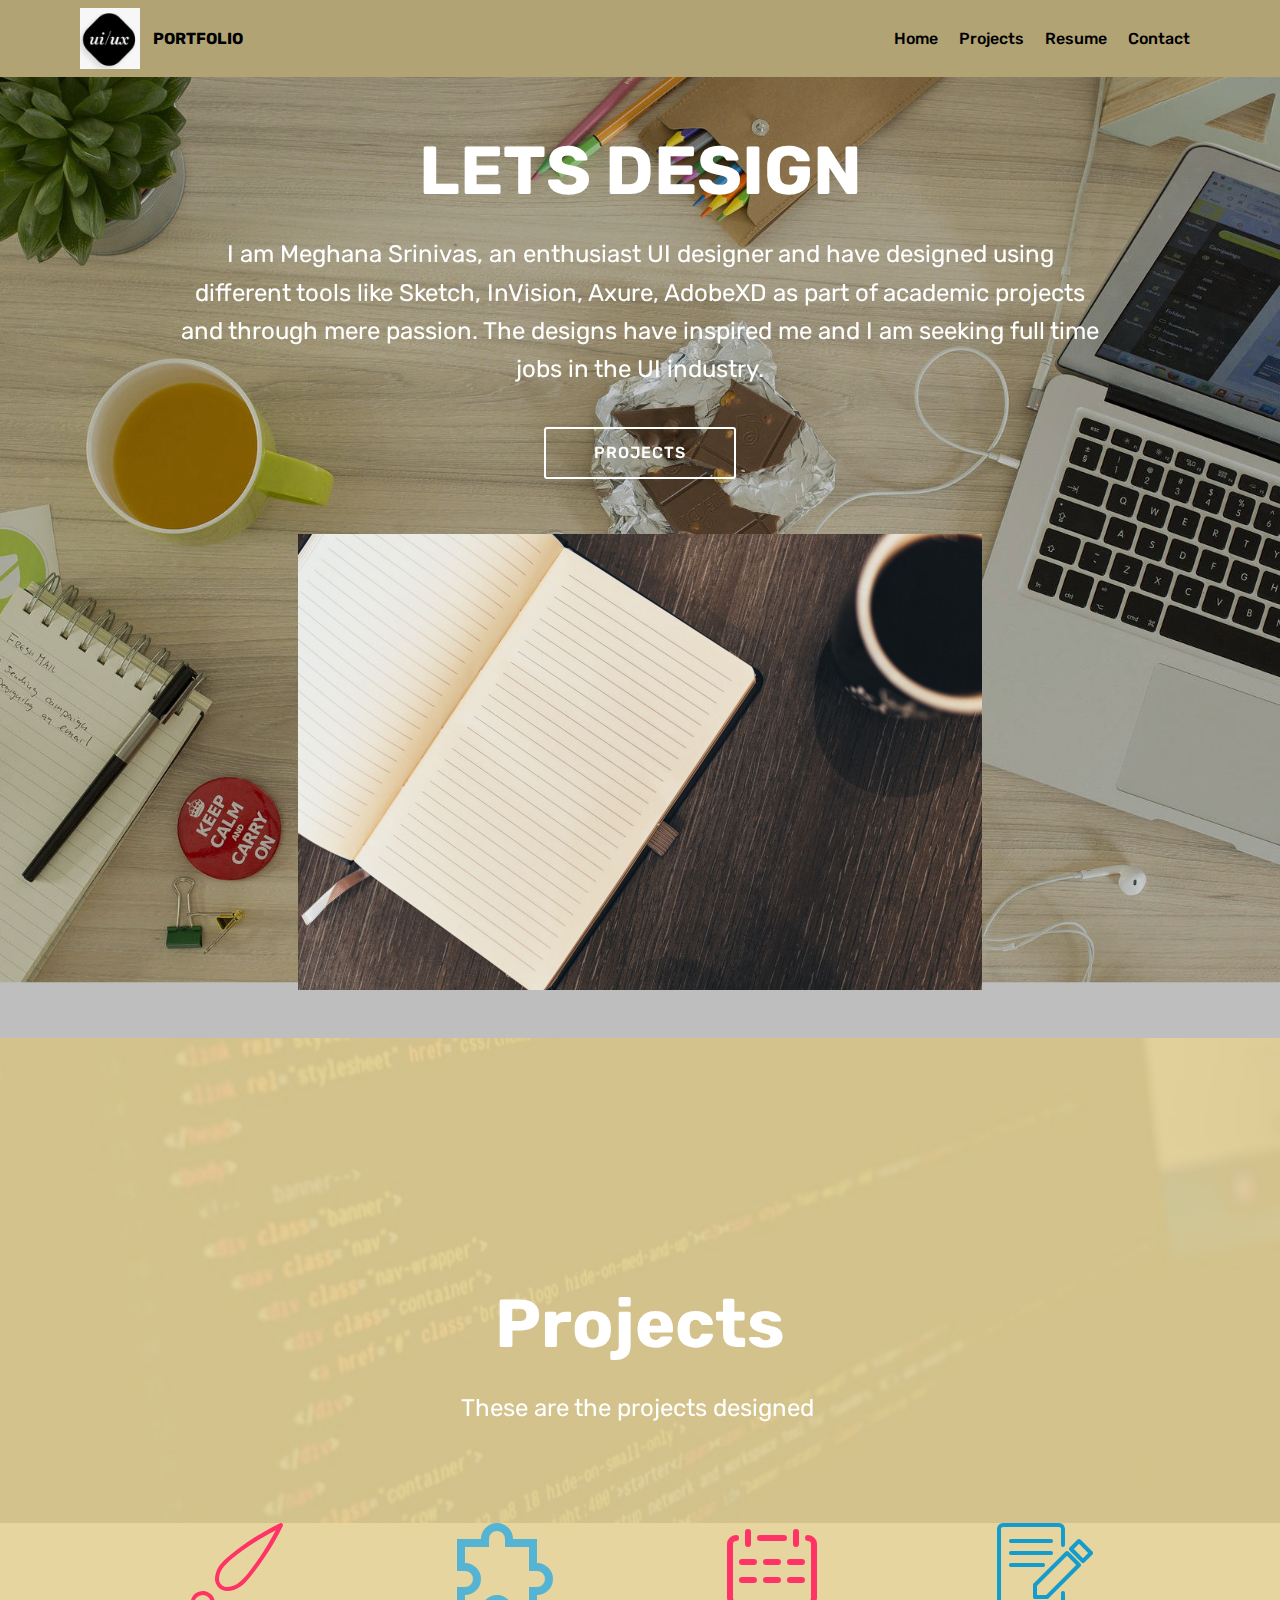
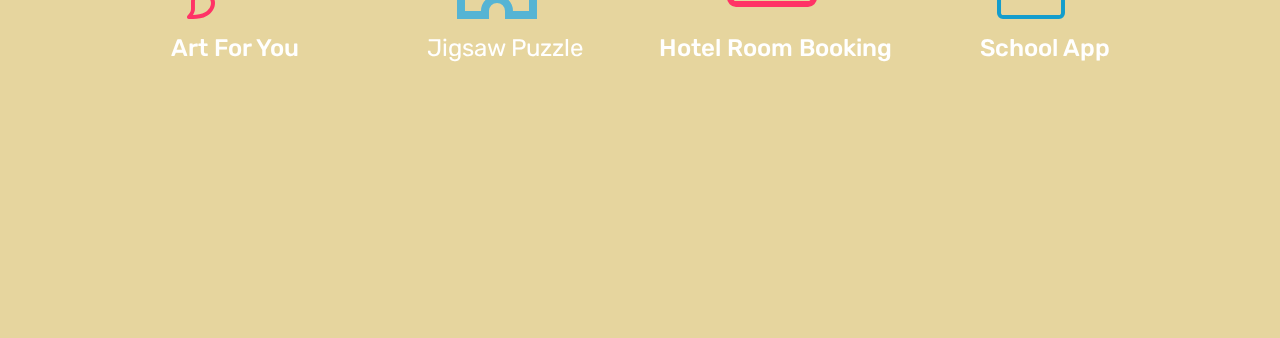
<file: index.html>
<!DOCTYPE html>
<html >
<head>
  <!-- Site made with Mobirise Website Builder v4.8.8, https://mobirise.com -->
  <meta charset="UTF-8">
  <meta http-equiv="X-UA-Compatible" content="IE=edge">
  <meta name="generator" content="Mobirise v4.8.8, mobirise.com">
  <meta name="viewport" content="width=device-width, initial-scale=1, minimum-scale=1">
  <link rel="shortcut icon" href="assets/images/capture-146x147.png" type="image/x-icon">
  <meta name="description" content="">
  <title>Home</title>
  <link rel="stylesheet" href="assets/web/assets/mobirise-icons2/mobirise2.css">
  <link rel="stylesheet" href="assets/web/assets/mobirise-icons-bold/mobirise-icons-bold.css">
  <link rel="stylesheet" href="assets/web/assets/mobirise-icons/mobirise-icons.css">
  <link rel="stylesheet" href="assets/tether/tether.min.css">
  <link rel="stylesheet" href="assets/bootstrap/css/bootstrap.min.css">
  <link rel="stylesheet" href="assets/bootstrap/css/bootstrap-grid.min.css">
  <link rel="stylesheet" href="assets/bootstrap/css/bootstrap-reboot.min.css">
  <link rel="stylesheet" href="assets/dropdown/css/style.css">
  <link rel="stylesheet" href="assets/theme/css/style.css">
  <link rel="stylesheet" href="assets/mobirise/css/mbr-additional.css" type="text/css">
  
  
  
</head>
<body>
  <section class="menu cid-rbjuVBNsr0" once="menu" id="menu1-d">

    

    <nav class="navbar navbar-expand beta-menu navbar-dropdown align-items-center navbar-fixed-top navbar-toggleable-sm">
        <button class="navbar-toggler navbar-toggler-right" type="button" data-toggle="collapse" data-target="#navbarSupportedContent" aria-controls="navbarSupportedContent" aria-expanded="false" aria-label="Toggle navigation">
            <div class="hamburger">
                <span></span>
                <span></span>
                <span></span>
                <span></span>
            </div>
        </button>
        <div class="menu-logo">
            <div class="navbar-brand">
                <span class="navbar-logo">
                    <a href="https://mobirise.co">
                         <img src="assets/images/capture-146x147.png" alt="Mobirise" title="" style="height: 3.8rem;">
                    </a>
                </span>
                <span class="navbar-caption-wrap"><a class="navbar-caption text-black display-4" href="#top">
                        PORTFOLIO</a></span>
            </div>
        </div>
        <div class="collapse navbar-collapse" id="navbarSupportedContent">
            <ul class="navbar-nav nav-dropdown nav-right" data-app-modern-menu="true"><li class="nav-item">
                    <a class="nav-link link text-black display-4" href="https://mobirise.co">
                        </a>
                </li><li class="nav-item"><a class="nav-link link text-black display-4" href="index.html#header4-6">Home</a></li><li class="nav-item"><a class="nav-link link text-black display-4" href="index.html#header12-9">Projects</a></li><li class="nav-item"><a class="nav-link link text-black display-4" href="page6.html">Resume<br></a></li>
                <li class="nav-item">
                    <a class="nav-link link text-black display-4" href="page4.html">
                        
                        Contact</a>
                </li></ul>
            
        </div>
    </nav>
</section>

<section class="engine"><a href="https://mobirise.info/m">free website design templates</a></section><section class="header4 cid-rbjm8x91et mbr-fullscreen mbr-parallax-background" id="header4-6">

    

    <div class="mbr-overlay" style="opacity: 0.2; background-color: rgb(0, 0, 0);">
    </div>

    <div class="container">
        <div class="row justify-content-md-center">
            <div class="media-content col-md-10">
                <h1 class="mbr-section-title align-center mbr-white pb-3 mbr-bold mbr-fonts-style display-1"><br>LETS DESIGN</h1>
                
                <div class="mbr-text align-center mbr-white pb-3">
                    <p class="mbr-text mbr-fonts-style display-5">
                        I am Meghana Srinivas, an enthusiast UI designer and have designed using different tools like Sketch, InVision, Axure, AdobeXD as part of academic projects and through mere passion. The designs have inspired me and I am seeking full time jobs in the UI industry.</p>
                </div>
                <div class="mbr-section-btn align-center"><a class="btn btn-md btn-white-outline display-4" href="index.html#header12-9">PROJECTS</a></div>
            </div>
            <div class="mbr-figure pt-5">
                <img src="assets/images/mbr-1368x912.jpg" alt="Mobirise" title="" style="width: 60%;">
            </div>
        </div>
    </div>
</section>

<section class="header12 cid-rbjrbIyhRM mbr-fullscreen mbr-parallax-background" id="header12-9">

    

    <div class="mbr-overlay" style="opacity: 0.9; background-color: rgb(228, 210, 149);">
    </div>

    <div class="container  ">
            <div class="media-container">
                <div class="col-md-12 align-center">
                    <h1 class="mbr-section-title pb-3 mbr-white mbr-bold mbr-fonts-style display-1">
                        Projects</h1>
                    <p class="mbr-text pb-3 mbr-white mbr-fonts-style display-5">
                        These are the projects designed&nbsp;</p>
                    

                    <div class="icons-media-container mbr-white">
                        <div class="card col-12 col-md-6 col-lg-3">
                            <div class="icon-block">
                            <a href="page1.html">
                                <span class="mbr-iconfont mbri-change-style" style="color: rgb(255, 51, 102); fill: rgb(255, 51, 102);"></span>
                            </a>
                            </div>
                            <h5 class="mbr-fonts-style display-5">
                                Art For You</h5>
                        </div>

                        <div class="card col-12 col-md-6 col-lg-3">
                            <div class="icon-block">
                                <a href="page2.html">
                                    <span class="mbr-iconfont mobi-mbri-extension mobi-mbri" style="color: rgb(85, 180, 212); fill: rgb(85, 180, 212);"></span>
                                </a>
                            </div>
                            <h5 class="mbr-fonts-style display-5"><a href="page2.html" class="text-white">
                                Jigsaw Puzzle</a></h5>
                        </div>

                        <div class="card col-12 col-md-6 col-lg-3">
                            <div class="icon-block">
                                <a href="page3.html">
                                    <span class="mbr-iconfont mbrib-calendar" style="color: rgb(255, 51, 102); fill: rgb(255, 51, 102);"></span>
                                </a>
                            </div>
                            <h5 class="mbr-fonts-style display-5">
                                Hotel Room Booking</h5>
                        </div>

                        <div class="card col-12 col-md-6 col-lg-3">
                            <div class="icon-block">
                                <a href="page5.html">
                                    <span class="mbr-iconfont mbri-edit" style="color: rgb(20, 157, 204); fill: rgb(20, 157, 204);"></span>
                                </a>
                            </div>
                            <h5 class="mbr-fonts-style display-5">
                                School App</h5>
                        </div>
                    </div>
                </div>
            </div>
    </div>

    
</section>


  <script src="assets/web/assets/jquery/jquery.min.js"></script>
  <script src="assets/tether/tether.min.js"></script>
  <script src="assets/popper/popper.min.js"></script>
  <script src="assets/bootstrap/js/bootstrap.min.js"></script>
  <script src="assets/smoothscroll/smooth-scroll.js"></script>
  <script src="assets/vimeoplayer/jquery.mb.vimeo_player.js"></script>
  <script src="assets/dropdown/js/script.min.js"></script>
  <script src="assets/touchswipe/jquery.touch-swipe.min.js"></script>
  <script src="assets/parallax/jarallax.min.js"></script>
  <script src="assets/theme/js/script.js"></script>
  
  
</body>
</html>
</file>
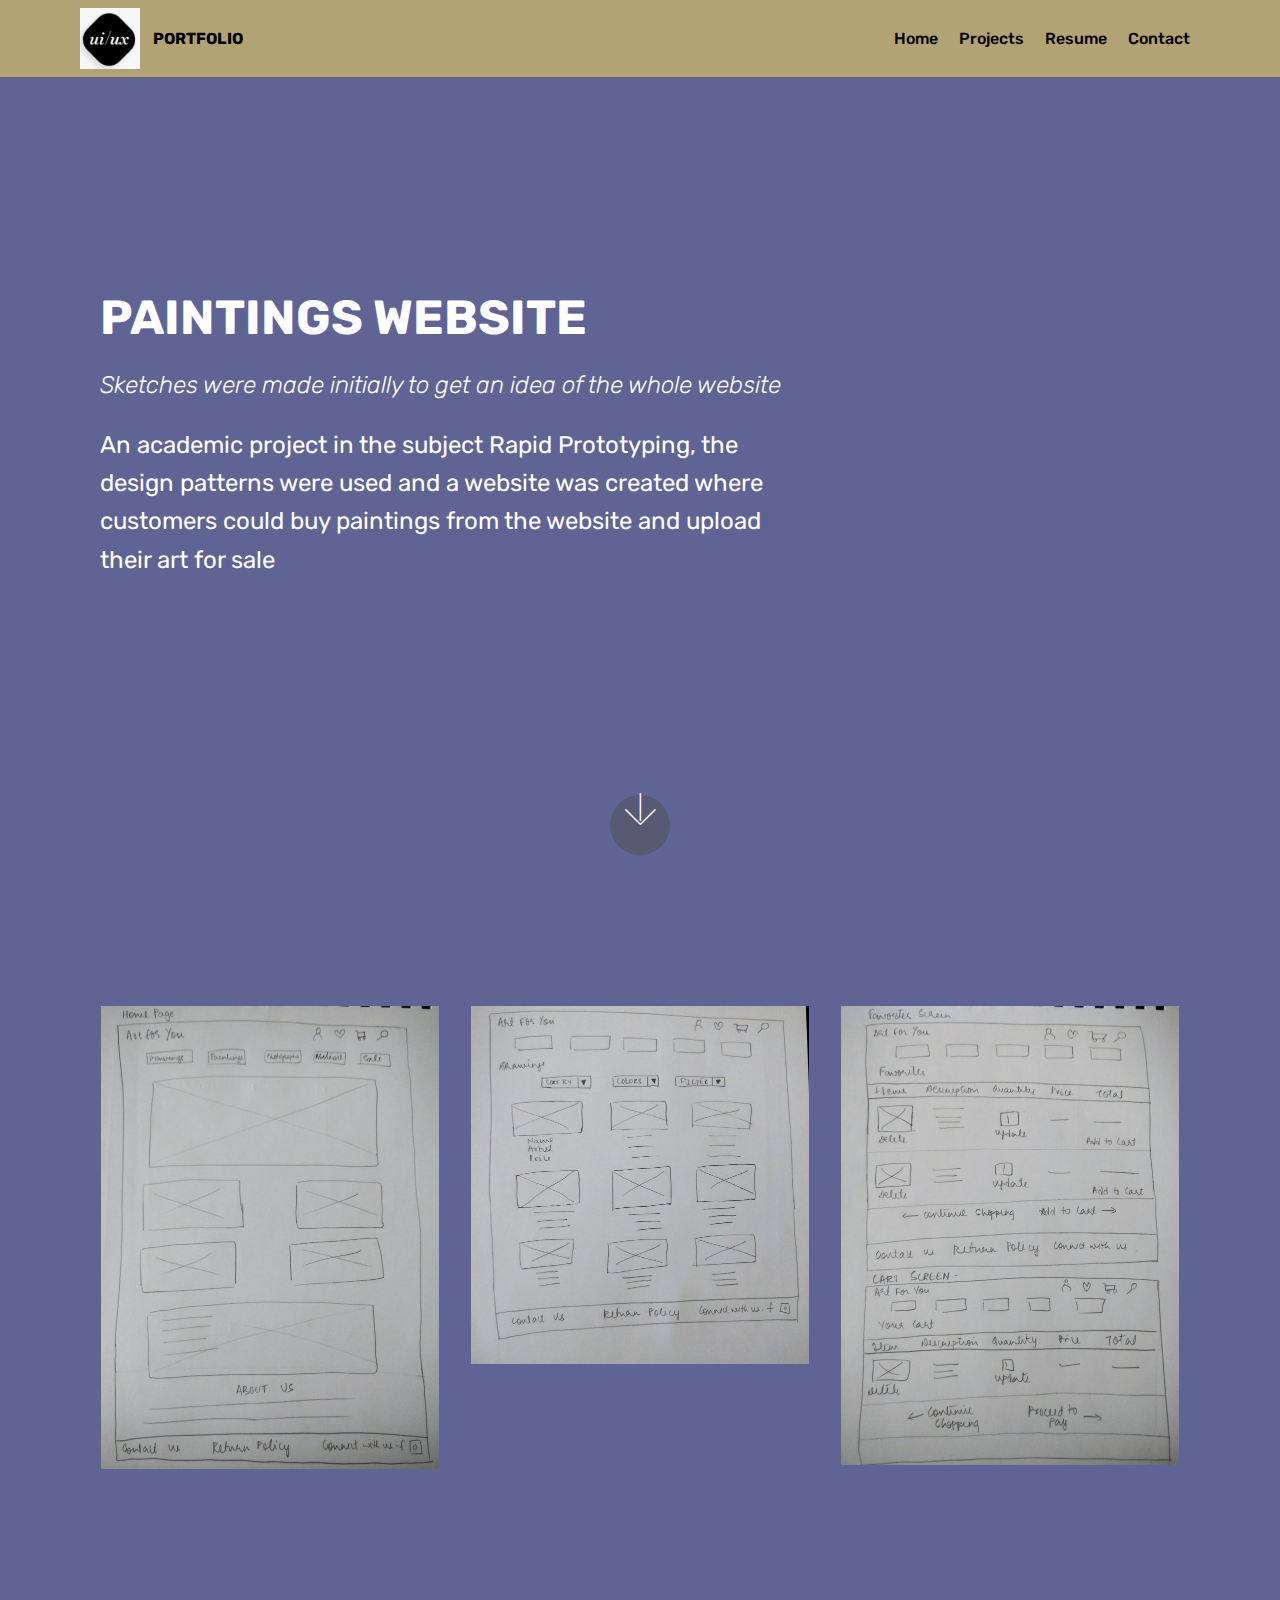
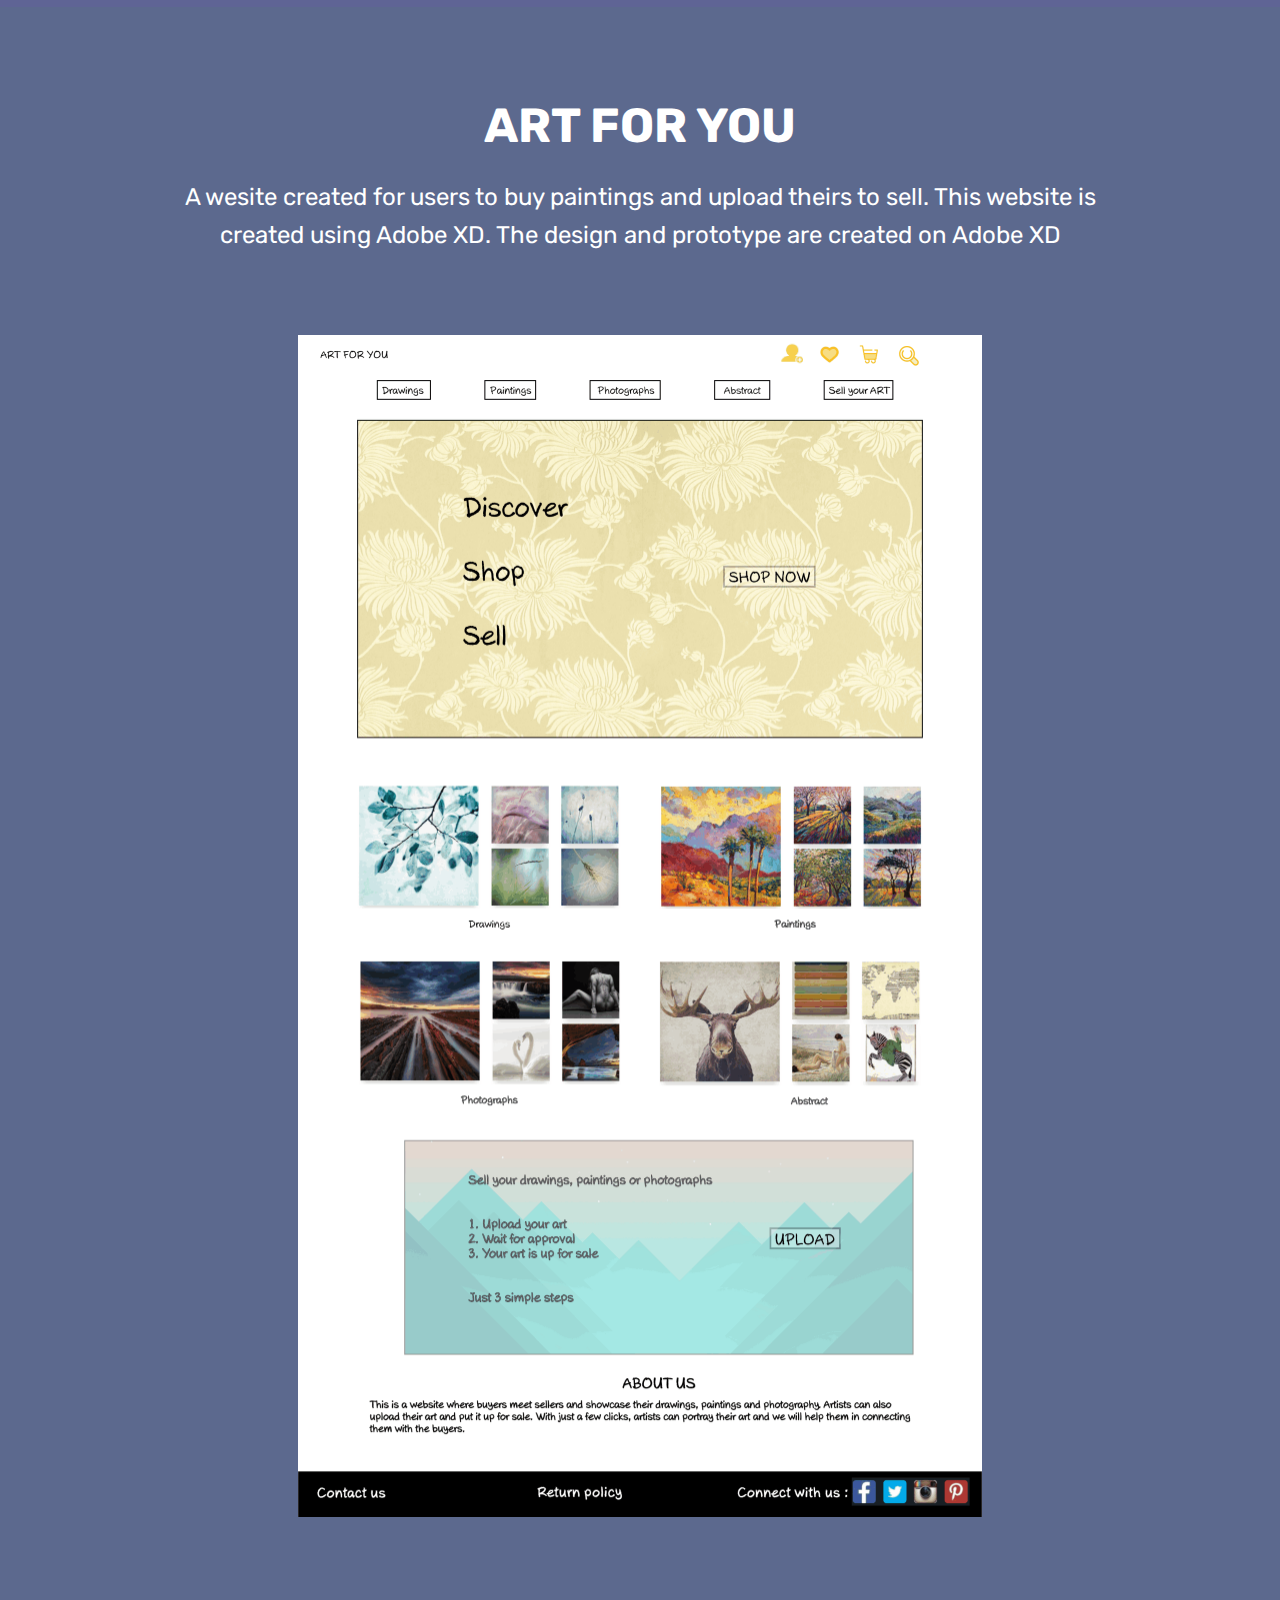
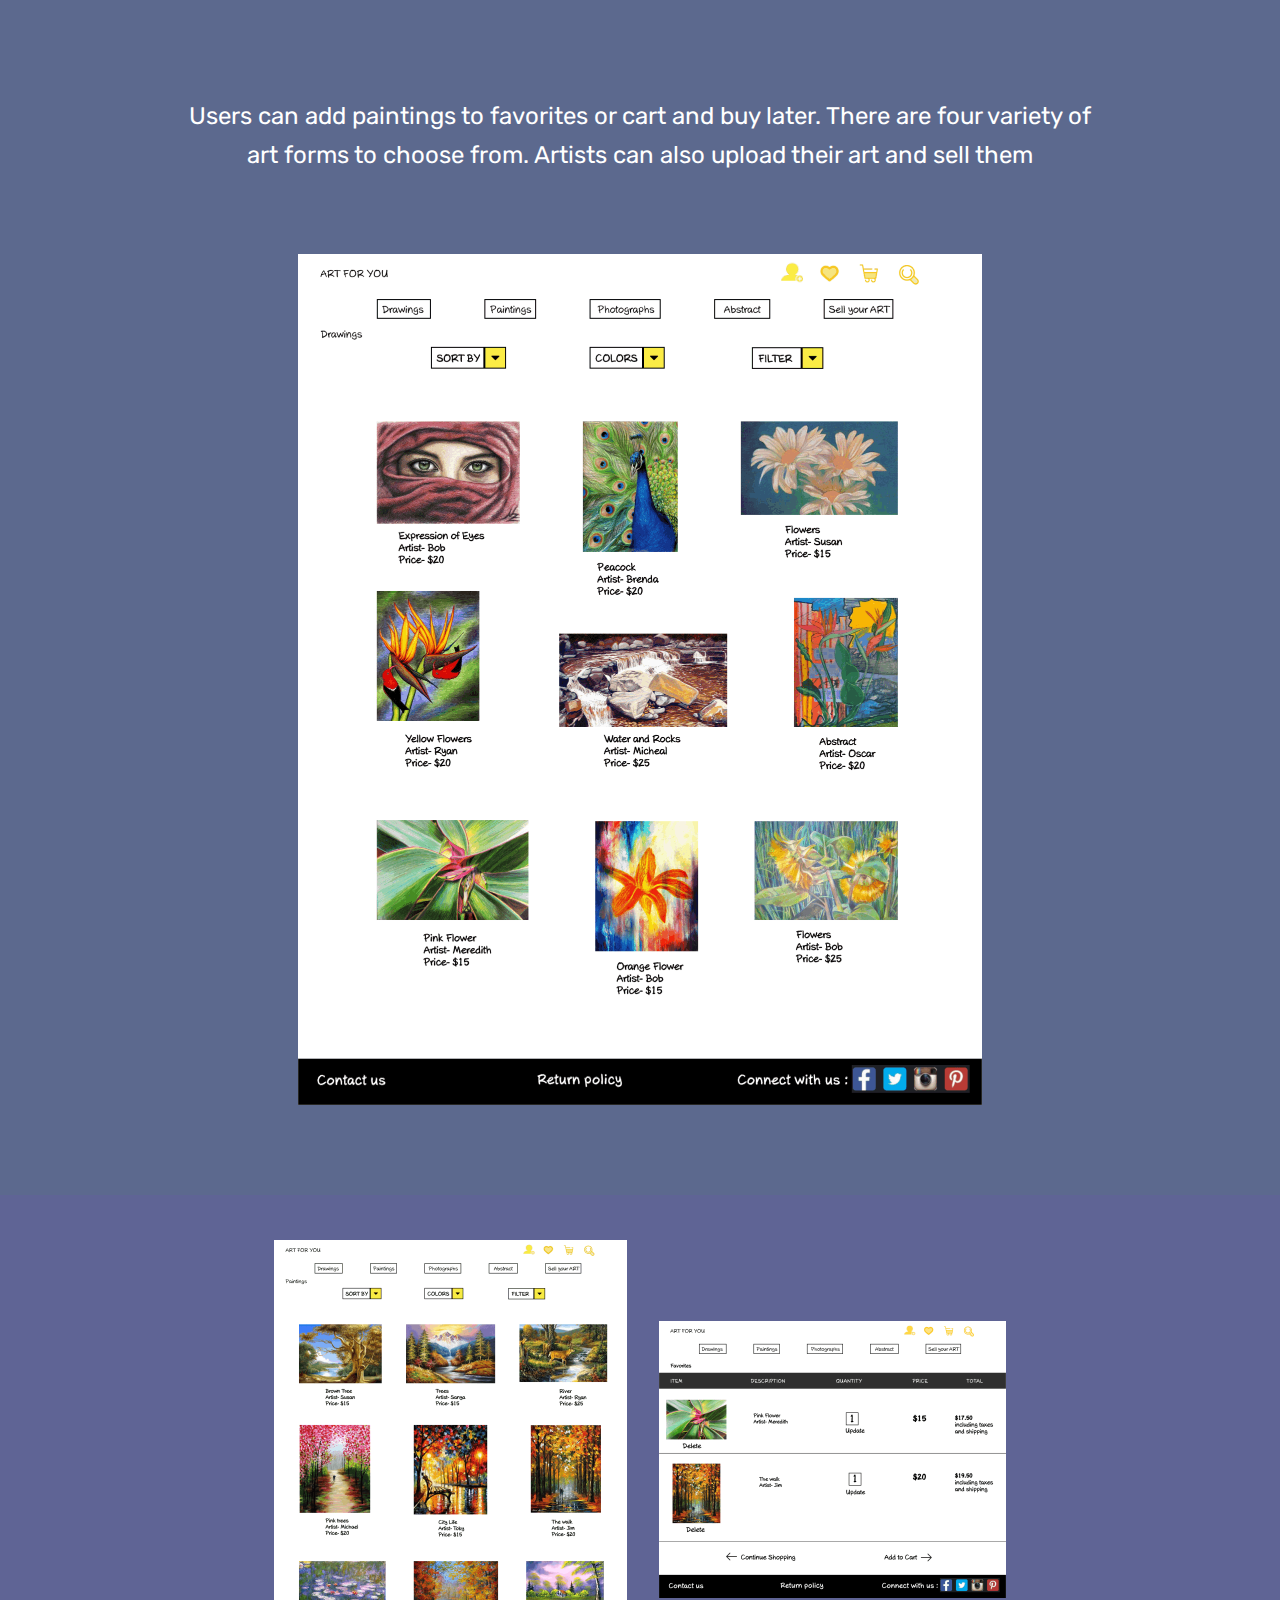
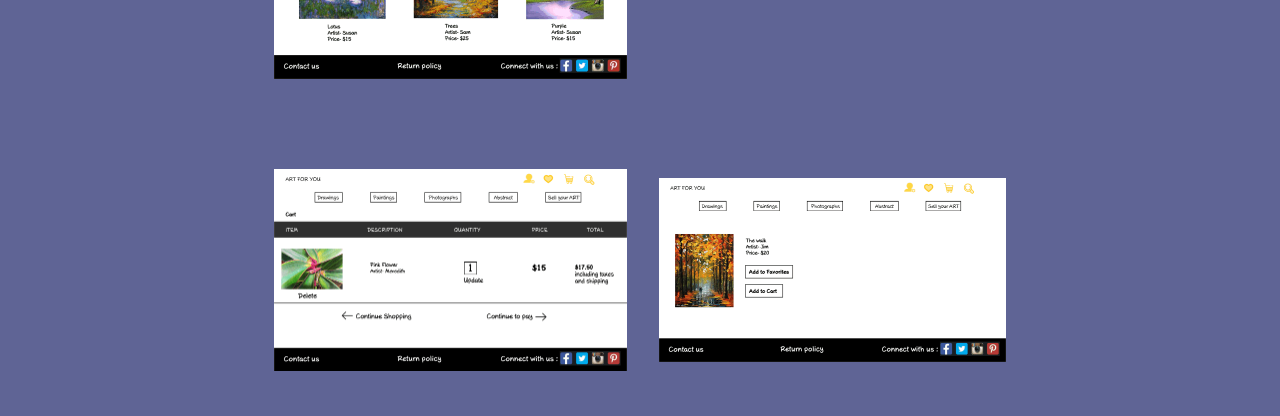
<file: page1.html>
<!DOCTYPE html>
<html >
<head>
  <!-- Site made with Mobirise Website Builder v4.8.8, https://mobirise.com -->
  <meta charset="UTF-8">
  <meta http-equiv="X-UA-Compatible" content="IE=edge">
  <meta name="generator" content="Mobirise v4.8.8, mobirise.com">
  <meta name="viewport" content="width=device-width, initial-scale=1, minimum-scale=1">
  <link rel="shortcut icon" href="assets/images/capture-146x147.png" type="image/x-icon">
  <meta name="description" content="">
  <title>ArtForYou</title>
  <link rel="stylesheet" href="assets/web/assets/mobirise-icons/mobirise-icons.css">
  <link rel="stylesheet" href="assets/tether/tether.min.css">
  <link rel="stylesheet" href="assets/bootstrap/css/bootstrap.min.css">
  <link rel="stylesheet" href="assets/bootstrap/css/bootstrap-grid.min.css">
  <link rel="stylesheet" href="assets/bootstrap/css/bootstrap-reboot.min.css">
  <link rel="stylesheet" href="assets/dropdown/css/style.css">
  <link rel="stylesheet" href="assets/theme/css/style.css">
  <link rel="stylesheet" href="assets/mobirise/css/mbr-additional.css" type="text/css">
  
  
  
</head>
<body>
  <section class="menu cid-rbjXvnTyVi" once="menu" id="menu1-g">

    

    <nav class="navbar navbar-expand beta-menu navbar-dropdown align-items-center navbar-fixed-top navbar-toggleable-sm">
        <button class="navbar-toggler navbar-toggler-right" type="button" data-toggle="collapse" data-target="#navbarSupportedContent" aria-controls="navbarSupportedContent" aria-expanded="false" aria-label="Toggle navigation">
            <div class="hamburger">
                <span></span>
                <span></span>
                <span></span>
                <span></span>
            </div>
        </button>
        <div class="menu-logo">
            <div class="navbar-brand">
                <span class="navbar-logo">
                    <a href="https://mobirise.co">
                         <img src="assets/images/capture-146x147.png" alt="Mobirise" title="" style="height: 3.8rem;">
                    </a>
                </span>
                <span class="navbar-caption-wrap"><a class="navbar-caption text-black display-4" href="#top">
                        PORTFOLIO</a></span>
            </div>
        </div>
        <div class="collapse navbar-collapse" id="navbarSupportedContent">
            <ul class="navbar-nav nav-dropdown nav-right" data-app-modern-menu="true"><li class="nav-item">
                    <a class="nav-link link text-black display-4" href="https://mobirise.co">
                        </a>
                </li><li class="nav-item"><a class="nav-link link text-black display-4" href="index.html#header4-6">Home</a></li><li class="nav-item"><a class="nav-link link text-black display-4" href="index.html#header12-9">Projects</a></li><li class="nav-item"><a class="nav-link link text-black display-4" href="page6.html">Resume<br></a></li>
                <li class="nav-item">
                    <a class="nav-link link text-black display-4" href="page4.html">
                        
                        Contact</a>
                </li></ul>
            
        </div>
    </nav>
</section>

<section class="engine"><a href="https://mobirise.info/w">free html5 templates</a></section><section class="header9 cid-rbk5Q4RKqC mbr-fullscreen" id="header9-s">

    

    

    <div class="container">
        <div class="media-container-column mbr-white col-md-8">
            <h1 class="mbr-section-title align-left mbr-bold pb-3 mbr-fonts-style display-2">PAINTINGS WEBSITE</h1>
            <h3 class="mbr-section-subtitle align-left mbr-light pb-3 mbr-fonts-style display-5">
                Sketches were made initially to get an idea of the whole website</h3>
            <p class="mbr-text align-left pb-3 mbr-fonts-style display-5">
                An academic project in the subject Rapid Prototyping, the design patterns were used and a website was created where customers could buy paintings from the website and upload their art for sale</p>
            
        </div>
    </div>

    <div class="mbr-arrow hidden-sm-down" aria-hidden="true">
        <a href="#next">
            <i class="mbri-down mbr-iconfont"></i>
        </a>
    </div>
</section>

<section class="features2 cid-rbYH9gxzXK" id="features2-21">

    

    
    
    <div class="container">
        <div class="media-container-row">
            <div class="card p-3 col-12 col-md-6 col-lg-4">
                <div class="card-wrapper">
                    <div class="card-img">
                        <img src="assets/images/i1-676x925.jpg" alt="Mobirise" title="">
                    </div>
                    <div class="card-box">
                        
                        
                    </div>
                </div>
            </div>

            <div class="card p-3 col-12 col-md-6 col-lg-4">
                <div class="card-wrapper">
                    <div class="card-img">
                        <img src="assets/images/i7-676x715.jpg" alt="Mobirise" title="">
                    </div>
                    <div class="card-box ">
                        
                        
                    </div>
                </div>
            </div>

            <div class="card p-3 col-12 col-md-6 col-lg-4">
                <div class="card-wrapper">
                    <div class="card-img">
                        <img src="assets/images/i5-676x918.jpg" alt="Mobirise" title="">
                    </div>
                    <div class="card-box">
                        
                        
                    </div>
                </div>
            </div>

            
        </div>
    </div>
</section>

<section class="header4 cid-rbjXCvDKkR" id="header4-h">

    

    

    <div class="container">
        <div class="row justify-content-md-center">
            <div class="media-content col-md-10">
                <h1 class="mbr-section-title align-center mbr-white pb-3 mbr-bold mbr-fonts-style display-2">
                    ART FOR YOU</h1>
                
                <div class="mbr-text align-center mbr-white pb-3">
                    <p class="mbr-text mbr-fonts-style display-5">
                        A wesite created for users to buy paintings and upload theirs to sell. This website is created using Adobe XD. The design and prototype are created on Adobe XD</p>
                </div>
                
            </div>
            <div class="mbr-figure pt-5">
                <img src="assets/images/web-1920-1-1368x2365.png" alt="Mobirise" title="" style="width: 60%;">
            </div>
        </div>
    </div>
</section>

<section class="header4 cid-rbjZ7RDyQ9" id="header4-i">

    

    

    <div class="container">
        <div class="row justify-content-md-center">
            <div class="media-content col-md-10">
                
                
                <div class="mbr-text align-center mbr-white pb-3">
                    <p class="mbr-text mbr-fonts-style display-5">
                        Users can add paintings to favorites or cart and buy later. There are four variety of art forms to choose from. Artists can also upload their art and sell them</p>
                </div>
                
            </div>
            <div class="mbr-figure pt-5">
                <img src="assets/images/web-1920-2-1368x1701.png" alt="Mobirise" title="" style="width: 60%;">
            </div>
        </div>
    </div>
</section>

<section class="cid-rbk4H4Bgxg" id="image4-r">
    <!-- Block parameters controls (Blue "Gear" panel) -->
    
    <!-- End block parameters -->
    <div class="container images-container">
            <div class="media-container-row" style="width: 66%;">
                <div class="img-item item1" style="width: 106%;">
                    <img src="assets/images/web-1920-3-706x878.png" alt="" title="">
                    
                </div>
                <div class="img-item">
                    <img src="assets/images/web-1920-4-694x554.png" alt="" title="">
                    
                </div>
            </div>
    </div>
</section>

<section class="cid-rbk9ppJ9VP" id="image4-t">
    <!-- Block parameters controls (Blue "Gear" panel) -->
    
    <!-- End block parameters -->
    <div class="container images-container">
            <div class="media-container-row" style="width: 66%;">
                <div class="img-item item1" style="width: 106%;">
                    <img src="assets/images/web-1920-5-706x405.png" alt="" title="">
                    
                </div>
                <div class="img-item">
                    <img src="assets/images/web-1920-6-694x366.png" alt="" title="">
                    
                </div>
            </div>
    </div>
</section>


  <script src="assets/web/assets/jquery/jquery.min.js"></script>
  <script src="assets/popper/popper.min.js"></script>
  <script src="assets/tether/tether.min.js"></script>
  <script src="assets/bootstrap/js/bootstrap.min.js"></script>
  <script src="assets/smoothscroll/smooth-scroll.js"></script>
  <script src="assets/dropdown/js/script.min.js"></script>
  <script src="assets/touchswipe/jquery.touch-swipe.min.js"></script>
  <script src="assets/theme/js/script.js"></script>
  
  
</body>
</html>
</file>
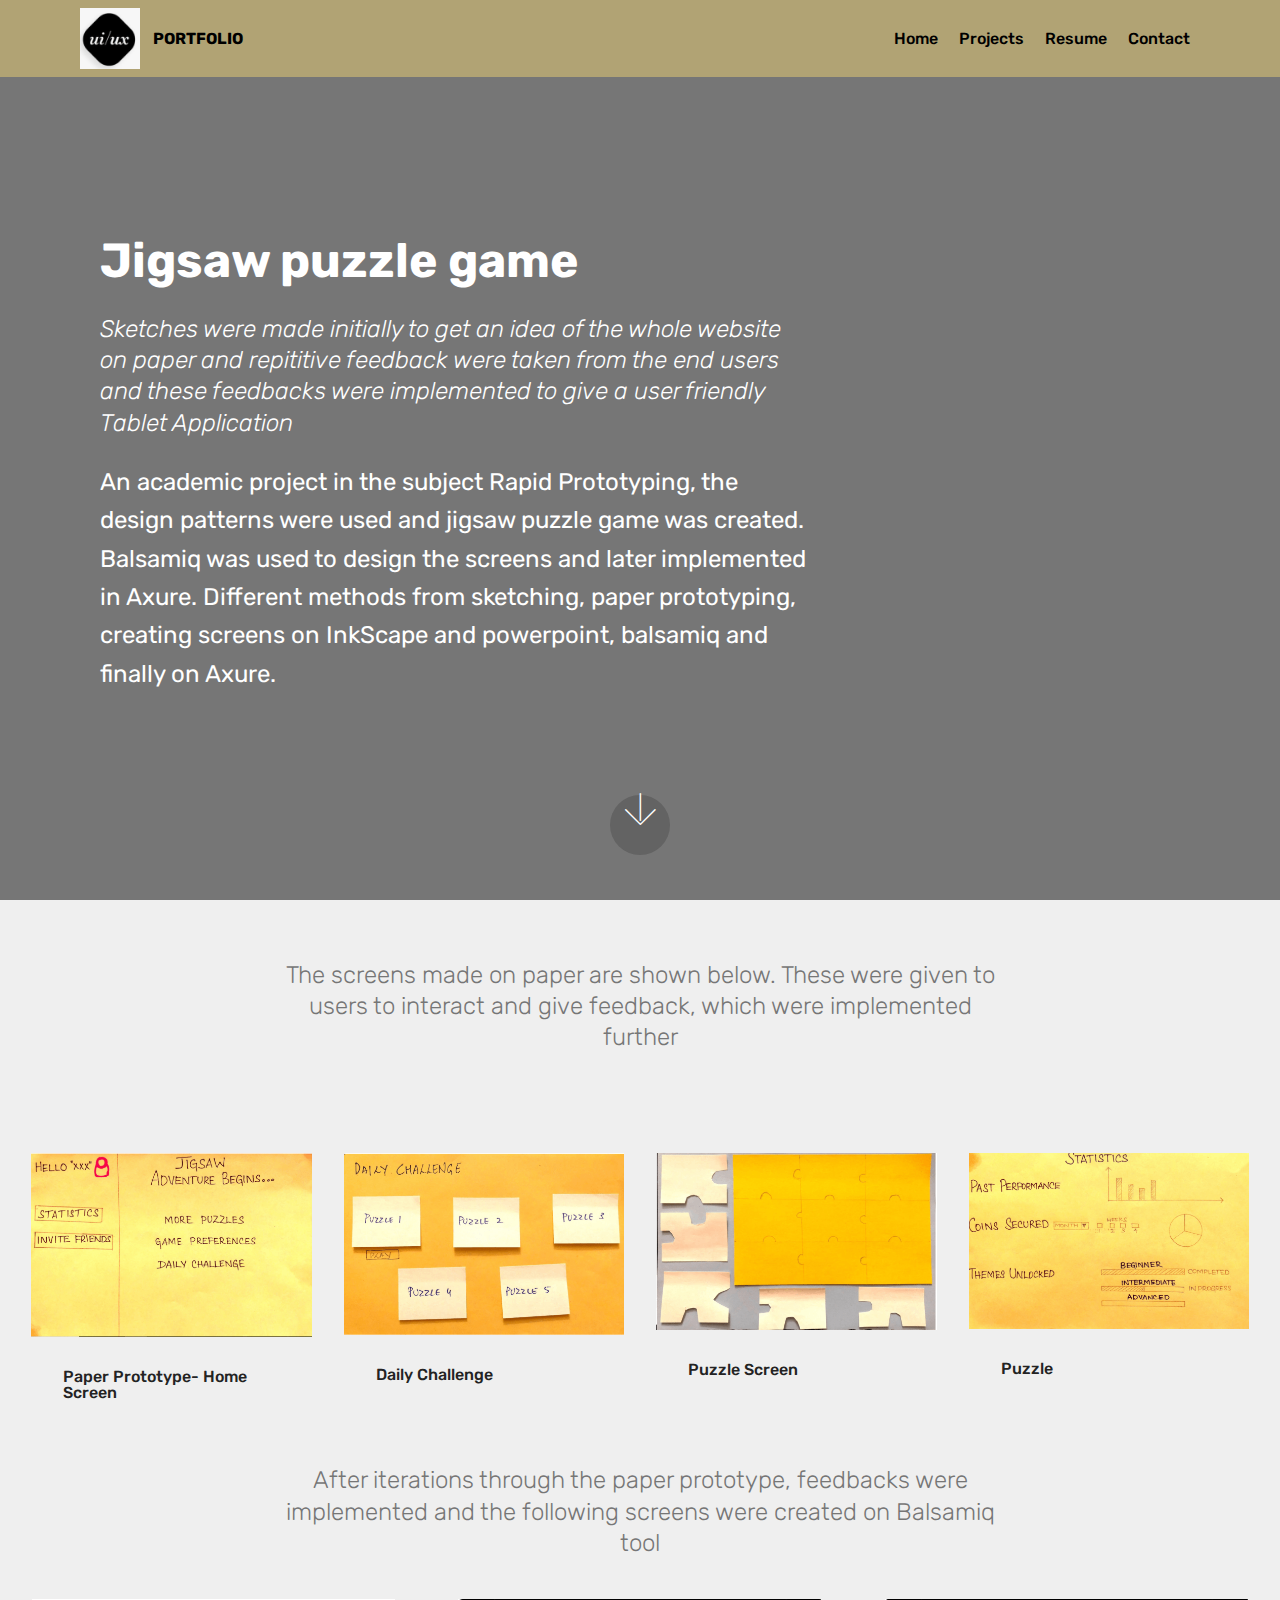
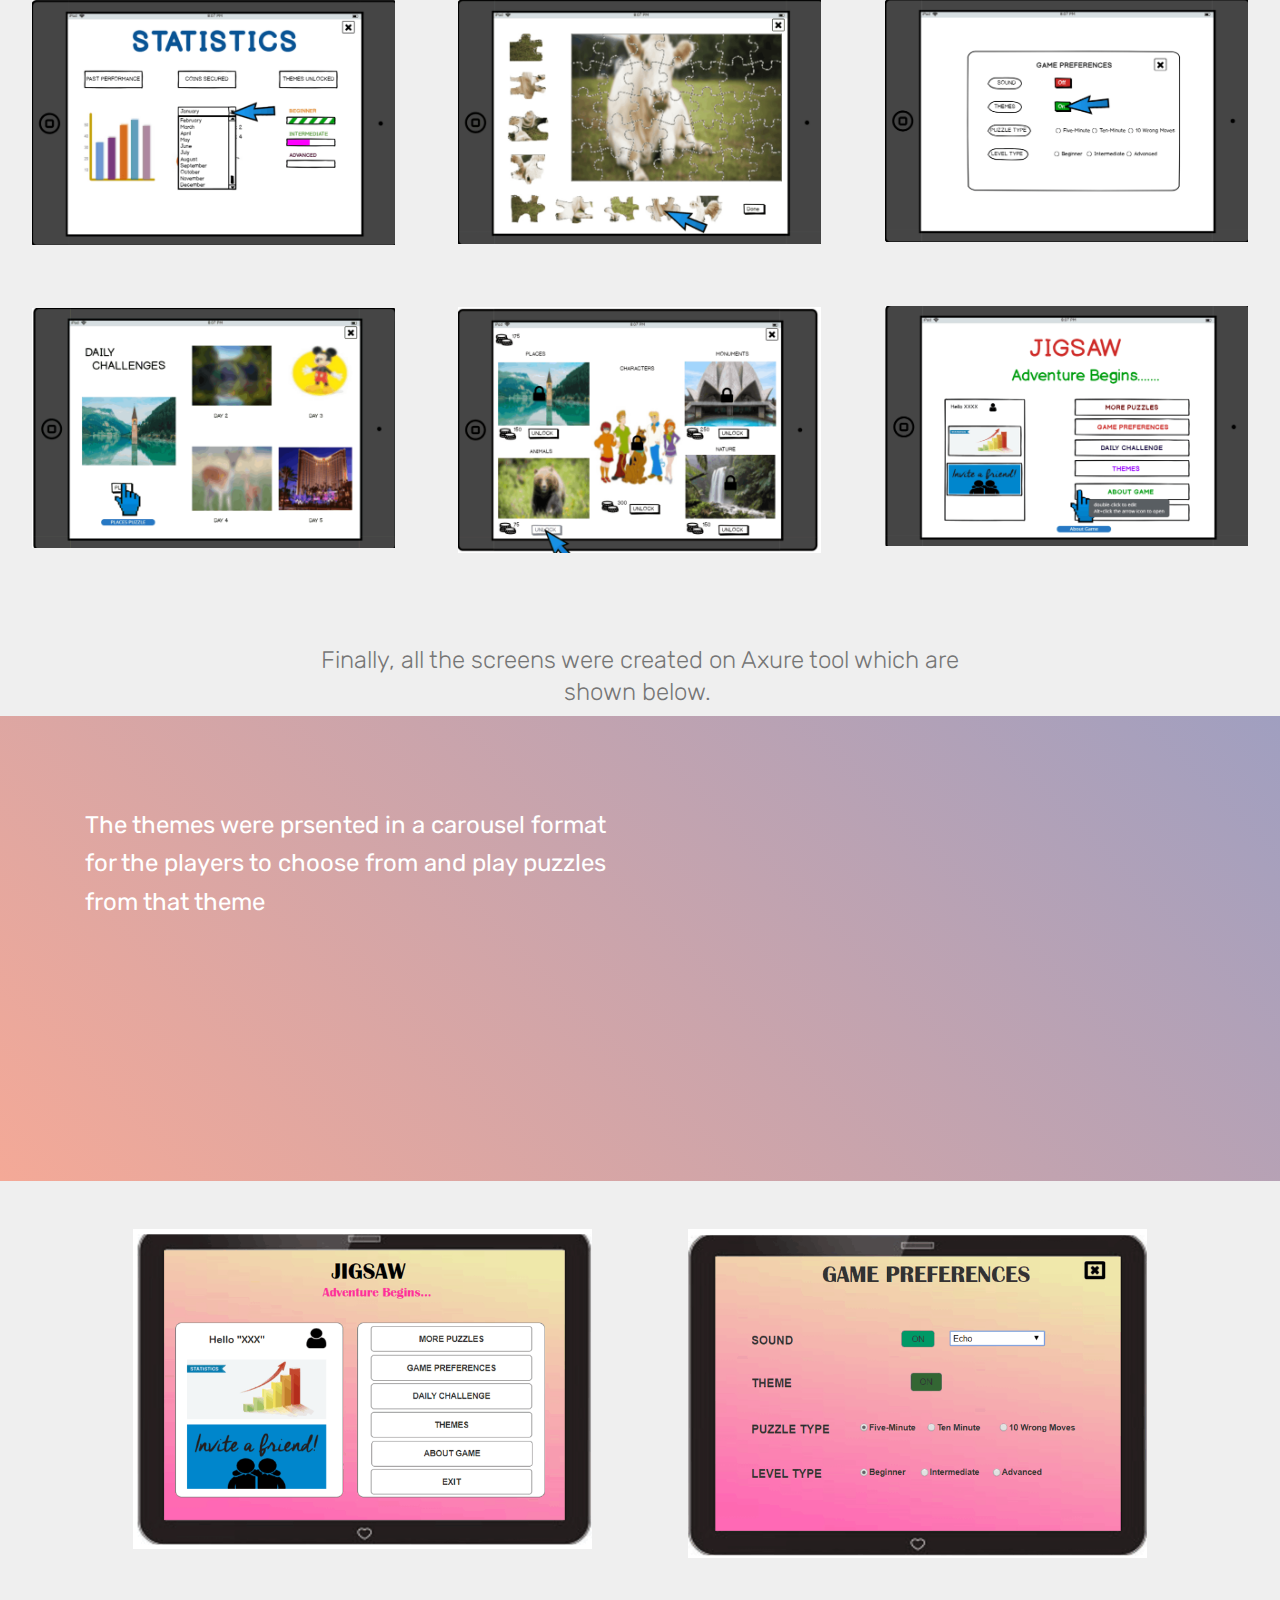
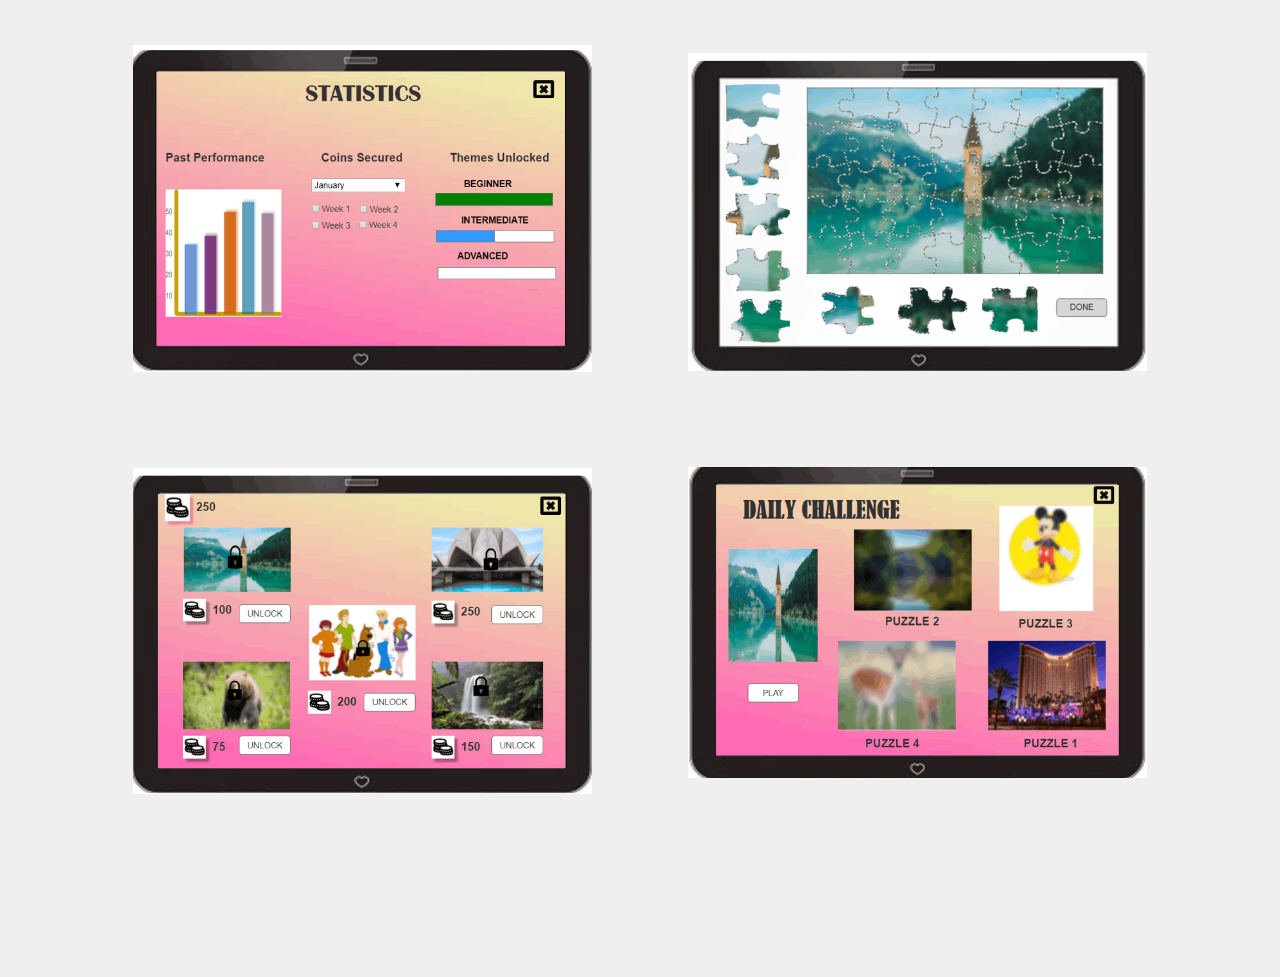
<file: page2.html>
<!DOCTYPE html>
<html >
<head>
  <!-- Site made with Mobirise Website Builder v4.8.8, https://mobirise.com -->
  <meta charset="UTF-8">
  <meta http-equiv="X-UA-Compatible" content="IE=edge">
  <meta name="generator" content="Mobirise v4.8.8, mobirise.com">
  <meta name="viewport" content="width=device-width, initial-scale=1, minimum-scale=1">
  <link rel="shortcut icon" href="assets/images/capture-146x147.png" type="image/x-icon">
  <meta name="description" content="">
  <title>Jigsaw</title>
  <link rel="stylesheet" href="assets/web/assets/mobirise-icons/mobirise-icons.css">
  <link rel="stylesheet" href="assets/tether/tether.min.css">
  <link rel="stylesheet" href="assets/bootstrap/css/bootstrap.min.css">
  <link rel="stylesheet" href="assets/bootstrap/css/bootstrap-grid.min.css">
  <link rel="stylesheet" href="assets/bootstrap/css/bootstrap-reboot.min.css">
  <link rel="stylesheet" href="assets/dropdown/css/style.css">
  <link rel="stylesheet" href="assets/theme/css/style.css">
  <link rel="stylesheet" href="assets/gallery/style.css">
  <link rel="stylesheet" href="assets/mobirise/css/mbr-additional.css" type="text/css">
  
  
  
</head>
<body>
  <section class="menu cid-rbkbf4P4Qi" once="menu" id="menu1-u">

    

    <nav class="navbar navbar-expand beta-menu navbar-dropdown align-items-center navbar-fixed-top navbar-toggleable-sm">
        <button class="navbar-toggler navbar-toggler-right" type="button" data-toggle="collapse" data-target="#navbarSupportedContent" aria-controls="navbarSupportedContent" aria-expanded="false" aria-label="Toggle navigation">
            <div class="hamburger">
                <span></span>
                <span></span>
                <span></span>
                <span></span>
            </div>
        </button>
        <div class="menu-logo">
            <div class="navbar-brand">
                <span class="navbar-logo">
                    <a href="https://mobirise.co">
                         <img src="assets/images/capture-146x147.png" alt="Mobirise" title="" style="height: 3.8rem;">
                    </a>
                </span>
                <span class="navbar-caption-wrap"><a class="navbar-caption text-black display-4" href="#top">
                        PORTFOLIO</a></span>
            </div>
        </div>
        <div class="collapse navbar-collapse" id="navbarSupportedContent">
            <ul class="navbar-nav nav-dropdown nav-right" data-app-modern-menu="true"><li class="nav-item">
                    <a class="nav-link link text-black display-4" href="https://mobirise.co">
                        </a>
                </li><li class="nav-item"><a class="nav-link link text-black display-4" href="index.html#header4-6">Home</a></li><li class="nav-item"><a class="nav-link link text-black display-4" href="index.html#header12-9">Projects</a></li><li class="nav-item"><a class="nav-link link text-black display-4" href="page6.html">Resume<br></a></li>
                <li class="nav-item">
                    <a class="nav-link link text-black display-4" href="page4.html">
                        
                        Contact</a>
                </li></ul>
            
        </div>
    </nav>
</section>

<section class="engine"><a href="https://mobirise.info/v">html templates</a></section><section class="header9 cid-rbkbf85yYX mbr-fullscreen" id="header9-v">

    

    

    <div class="container">
        <div class="media-container-column mbr-white col-md-8">
            <h1 class="mbr-section-title align-left mbr-bold pb-3 mbr-fonts-style display-2"><br>Jigsaw puzzle game</h1>
            <h3 class="mbr-section-subtitle align-left mbr-light pb-3 mbr-fonts-style display-5">
                Sketches were made initially to get an idea of the whole website on paper and repititive feedback were taken from the end users and these feedbacks were implemented to give a user friendly Tablet Application</h3>
            <p class="mbr-text align-left pb-3 mbr-fonts-style display-5">
                An academic project in the subject Rapid Prototyping, the design patterns were used and jigsaw puzzle game was created. Balsamiq was used to design the screens and later implemented in Axure. Different methods from sketching, paper prototyping, creating screens on InkScape and powerpoint, balsamiq and finally on Axure.</p>
            
        </div>
    </div>

    <div class="mbr-arrow hidden-sm-down" aria-hidden="true">
        <a href="#next">
            <i class="mbri-down mbr-iconfont"></i>
        </a>
    </div>
</section>

<section class="mbr-section content4 cid-rbYxEnxYj5" id="content4-1y">

    

    <div class="container">
        <div class="media-container-row">
            <div class="title col-12 col-md-8">
                
                <h3 class="mbr-section-subtitle align-center mbr-light mbr-fonts-style display-5">
                    The screens made on paper are shown below. These were given to users to interact and give feedback, which were implemented further</h3>
                
            </div>
        </div>
    </div>
</section>

<section class="features17 cid-rbkjEjEtUg" id="features17-12">
    
    

    
    <div class="container-fluid">
        <div class="media-container-row">
            <div class="card p-3 col-12 col-md-6 col-lg-3">
                <div class="card-wrapper">
                    <div class="card-img">
                        <img src="assets/images/j3-554x365.png" alt="Mobirise" title="">
                    </div>
                    <div class="card-box">
                        <h4 class="card-title pb-3 mbr-fonts-style display-7">
                            Paper Prototype- Home Screen</h4>
                        
                    </div>
                </div>
            </div>

            <div class="card p-3 col-12 col-md-6 col-lg-3">
                <div class="card-wrapper">
                    <div class="card-img">
                        <img src="assets/images/j5-554x361.png" alt="Mobirise" title="">
                    </div>
                    <div class="card-box">
                        <h4 class="card-title pb-3 mbr-fonts-style display-7">
                            Daily Challenge</h4>
                        
                    </div>
                </div>
            </div>

            <div class="card p-3 col-12 col-md-6 col-lg-3">
                <div class="card-wrapper">
                    <div class="card-img">
                        <img src="assets/images/j4-554x351.png" alt="Mobirise" title="">
                    </div>
                    <div class="card-box">
                        <h4 class="card-title pb-3 mbr-fonts-style display-7">
                            Puzzle Screen</h4>
                        
                    </div>
                </div>
            </div>

            <div class="card p-3 col-12 col-md-6 col-lg-3">
                <div class="card-wrapper">
                    <div class="card-img">
                        <img src="assets/images/j2-554x349.png" alt="Mobirise" title="">
                    </div>
                    <div class="card-box">
                        <h4 class="card-title pb-3 mbr-fonts-style display-7">
                            Puzzle</h4>
                        
                    </div>
                </div>
            </div>
            
            
        </div>
    </div>
</section>

<section class="mbr-section content4 cid-rbYy4W96aX" id="content4-1z">

    

    <div class="container">
        <div class="media-container-row">
            <div class="title col-12 col-md-8">
                
                <h3 class="mbr-section-subtitle align-center mbr-light mbr-fonts-style display-5">
                    After iterations through the paper prototype, feedbacks were implemented and the following screens were created on Balsamiq tool</h3>
                
            </div>
        </div>
    </div>
</section>

<section class="mbr-gallery mbr-slider-carousel cid-rbkdBeLP9w" id="gallery1-10">

    

    <div>
        <div><!-- Filter --><!-- Gallery --><div class="mbr-gallery-row"><div class="mbr-gallery-layout-default"><div><div><div class="mbr-gallery-item mbr-gallery-item--p4" data-video-url="false" data-tags="Awesome"><div href="#lb-gallery1-10" data-slide-to="0" data-toggle="modal"><img src="assets/images/b2-1080x732-800x542.png" alt="" title=""><span class="icon-focus"></span></div></div><div class="mbr-gallery-item mbr-gallery-item--p4" data-video-url="false" data-tags="Creative"><div href="#lb-gallery1-10" data-slide-to="1" data-toggle="modal"><img src="assets/images/b4-1079x728-800x540.png" alt="" title=""><span class="icon-focus"></span></div></div><div class="mbr-gallery-item mbr-gallery-item--p4" data-video-url="false" data-tags="Responsive"><div href="#lb-gallery1-10" data-slide-to="2" data-toggle="modal"><img src="assets/images/b5-1084x728-800x537.png" alt="" title=""><span class="icon-focus"></span></div></div><div class="mbr-gallery-item mbr-gallery-item--p4" data-video-url="false" data-tags="Awesome"><div href="#lb-gallery1-10" data-slide-to="3" data-toggle="modal"><img src="assets/images/b3-1084x717-800x529.png" alt="" title=""><span class="icon-focus"></span></div></div><div class="mbr-gallery-item mbr-gallery-item--p4" data-video-url="false" data-tags="Animated"><div href="#lb-gallery1-10" data-slide-to="4" data-toggle="modal"><img src="assets/images/b6-1102x747-800x542.png" alt="" title=""><span class="icon-focus"></span></div></div><div class="mbr-gallery-item mbr-gallery-item--p4" data-video-url="false" data-tags="Awesome"><div href="#lb-gallery1-10" data-slide-to="5" data-toggle="modal"><img src="assets/images/b1-1092x723-800x530.png" alt="" title=""><span class="icon-focus"></span></div></div></div></div><div class="clearfix"></div></div></div><!-- Lightbox --><div data-app-prevent-settings="" class="mbr-slider modal fade carousel slide" tabindex="-1" data-keyboard="true" data-interval="false" id="lb-gallery1-10"><div class="modal-dialog"><div class="modal-content"><div class="modal-body"><div class="carousel-inner"><div class="carousel-item"><img src="assets/images/b2-1080x732.png" alt="" title=""></div><div class="carousel-item"><img src="assets/images/b4-1079x728.png" alt="" title=""></div><div class="carousel-item"><img src="assets/images/b5-1084x728.png" alt="" title=""></div><div class="carousel-item"><img src="assets/images/b3-1084x717.png" alt="" title=""></div><div class="carousel-item"><img src="assets/images/b6-1102x747.png" alt="" title=""></div><div class="carousel-item active"><img src="assets/images/b1-1092x723.png" alt="" title=""></div></div><a class="carousel-control carousel-control-prev" role="button" data-slide="prev" href="#lb-gallery1-10"><span class="mbri-left mbr-iconfont" aria-hidden="true"></span><span class="sr-only">Previous</span></a><a class="carousel-control carousel-control-next" role="button" data-slide="next" href="#lb-gallery1-10"><span class="mbri-right mbr-iconfont" aria-hidden="true"></span><span class="sr-only">Next</span></a><a class="close" href="#" role="button" data-dismiss="modal"><span class="sr-only">Close</span></a></div></div></div></div></div>
    </div>

</section>

<section class="mbr-section content4 cid-rbYysDzT8L" id="content4-20">

    

    <div class="container">
        <div class="media-container-row">
            <div class="title col-12 col-md-8">
                
                <h3 class="mbr-section-subtitle align-center mbr-light mbr-fonts-style display-5">
                    Finally, all the screens were created on Axure tool which are shown below.&nbsp;</h3>
                
            </div>
        </div>
    </div>
</section>

<section class="header7 cid-rfCpGcpfyr" id="header7-2l">

    

    

    <div class="container">
        <div class="media-container-row">

            <div class="media-content align-right">
                
                <div class="mbr-section-text mbr-white pb-3">
                    <p class="mbr-text mbr-fonts-style display-5">
                        The themes were prsented in a carousel format for the players to choose from and play puzzles from that theme<br><br></p>
                </div>
                
            </div>

            <div class="mbr-figure" style="width: 100%;"><iframe class="mbr-embedded-video" src="https://www.youtube.com/embed/WqwUUsi8crk?rel=0&amp;amp;showinfo=0&amp;autoplay=1&amp;loop=1&amp;playlist=WqwUUsi8crk" width="1280" height="720" frameborder="0" allowfullscreen></iframe></div>

        </div>
    </div>
</section>

<section class="mbr-gallery mbr-slider-carousel cid-rbkzgjSr2O" id="gallery2-17">

    

    <div class="container">
        <div><!-- Filter --><!-- Gallery --><div class="mbr-gallery-row"><div class="mbr-gallery-layout-default"><div><div><div class="mbr-gallery-item mbr-gallery-item--p6" data-video-url="false" data-tags="Awesome"><div href="#lb-gallery2-17" data-slide-to="0" data-toggle="modal"><img src="assets/images/jp1-686x479-686x479.png" alt="" title=""><span class="icon-focus"></span></div></div><div class="mbr-gallery-item mbr-gallery-item--p6" data-video-url="false" data-tags="Responsive"><div href="#lb-gallery2-17" data-slide-to="1" data-toggle="modal"><img src="assets/images/jp2-719x515-719x515.png" alt="" title=""><span class="icon-focus"></span></div></div><div class="mbr-gallery-item mbr-gallery-item--p6" data-video-url="false" data-tags="Creative"><div href="#lb-gallery2-17" data-slide-to="2" data-toggle="modal"><img src="assets/images/jp3-718x511-718x511.png" alt="" title=""><span class="icon-focus"></span></div></div><div class="mbr-gallery-item mbr-gallery-item--p6" data-video-url="false" data-tags="Animated"><div href="#lb-gallery2-17" data-slide-to="3" data-toggle="modal"><img src="assets/images/jp4-712x493-712x493.png" alt="" title=""><span class="icon-focus"></span></div></div><div class="mbr-gallery-item mbr-gallery-item--p6" data-video-url="false" data-tags="Awesome"><div href="#lb-gallery2-17" data-slide-to="4" data-toggle="modal"><img src="assets/images/jp5-712x483-712x483.png" alt="" title=""><span class="icon-focus"></span></div></div><div class="mbr-gallery-item mbr-gallery-item--p6" data-video-url="false" data-tags="Awesome"><div href="#lb-gallery2-17" data-slide-to="5" data-toggle="modal"><img src="assets/images/jp6-724x514-724x514.png" alt="" title=""><span class="icon-focus"></span></div></div></div></div><div class="clearfix"></div></div></div><!-- Lightbox --><div data-app-prevent-settings="" class="mbr-slider modal fade carousel slide" tabindex="-1" data-keyboard="true" data-interval="false" id="lb-gallery2-17"><div class="modal-dialog"><div class="modal-content"><div class="modal-body"><div class="carousel-inner"><div class="carousel-item"><img src="assets/images/jp1-686x479.png" alt="" title=""></div><div class="carousel-item"><img src="assets/images/jp2-719x515.png" alt="" title=""></div><div class="carousel-item"><img src="assets/images/jp3-718x511.png" alt="" title=""></div><div class="carousel-item"><img src="assets/images/jp4-712x493.png" alt="" title=""></div><div class="carousel-item"><img src="assets/images/jp5-712x483.png" alt="" title=""></div><div class="carousel-item active"><img src="assets/images/jp6-724x514.png" alt="" title=""></div></div><a class="carousel-control carousel-control-prev" role="button" data-slide="prev" href="#lb-gallery2-17"><span class="mbri-left mbr-iconfont" aria-hidden="true"></span><span class="sr-only">Previous</span></a><a class="carousel-control carousel-control-next" role="button" data-slide="next" href="#lb-gallery2-17"><span class="mbri-right mbr-iconfont" aria-hidden="true"></span><span class="sr-only">Next</span></a><a class="close" href="#" role="button" data-dismiss="modal"><span class="sr-only">Close</span></a></div></div></div></div></div>
    </div>

</section>


  <script src="assets/web/assets/jquery/jquery.min.js"></script>
  <script src="assets/popper/popper.min.js"></script>
  <script src="assets/tether/tether.min.js"></script>
  <script src="assets/bootstrap/js/bootstrap.min.js"></script>
  <script src="assets/smoothscroll/smooth-scroll.js"></script>
  <script src="assets/dropdown/js/script.min.js"></script>
  <script src="assets/touchswipe/jquery.touch-swipe.min.js"></script>
  <script src="assets/vimeoplayer/jquery.mb.vimeo_player.js"></script>
  <script src="assets/bootstrapcarouselswipe/bootstrap-carousel-swipe.js"></script>
  <script src="assets/masonry/masonry.pkgd.min.js"></script>
  <script src="assets/imagesloaded/imagesloaded.pkgd.min.js"></script>
  <script src="assets/theme/js/script.js"></script>
  <script src="assets/gallery/player.min.js"></script>
  <script src="assets/gallery/script.js"></script>
  <script src="assets/slidervideo/script.js"></script>
  
  
</body>
</html>
</file>
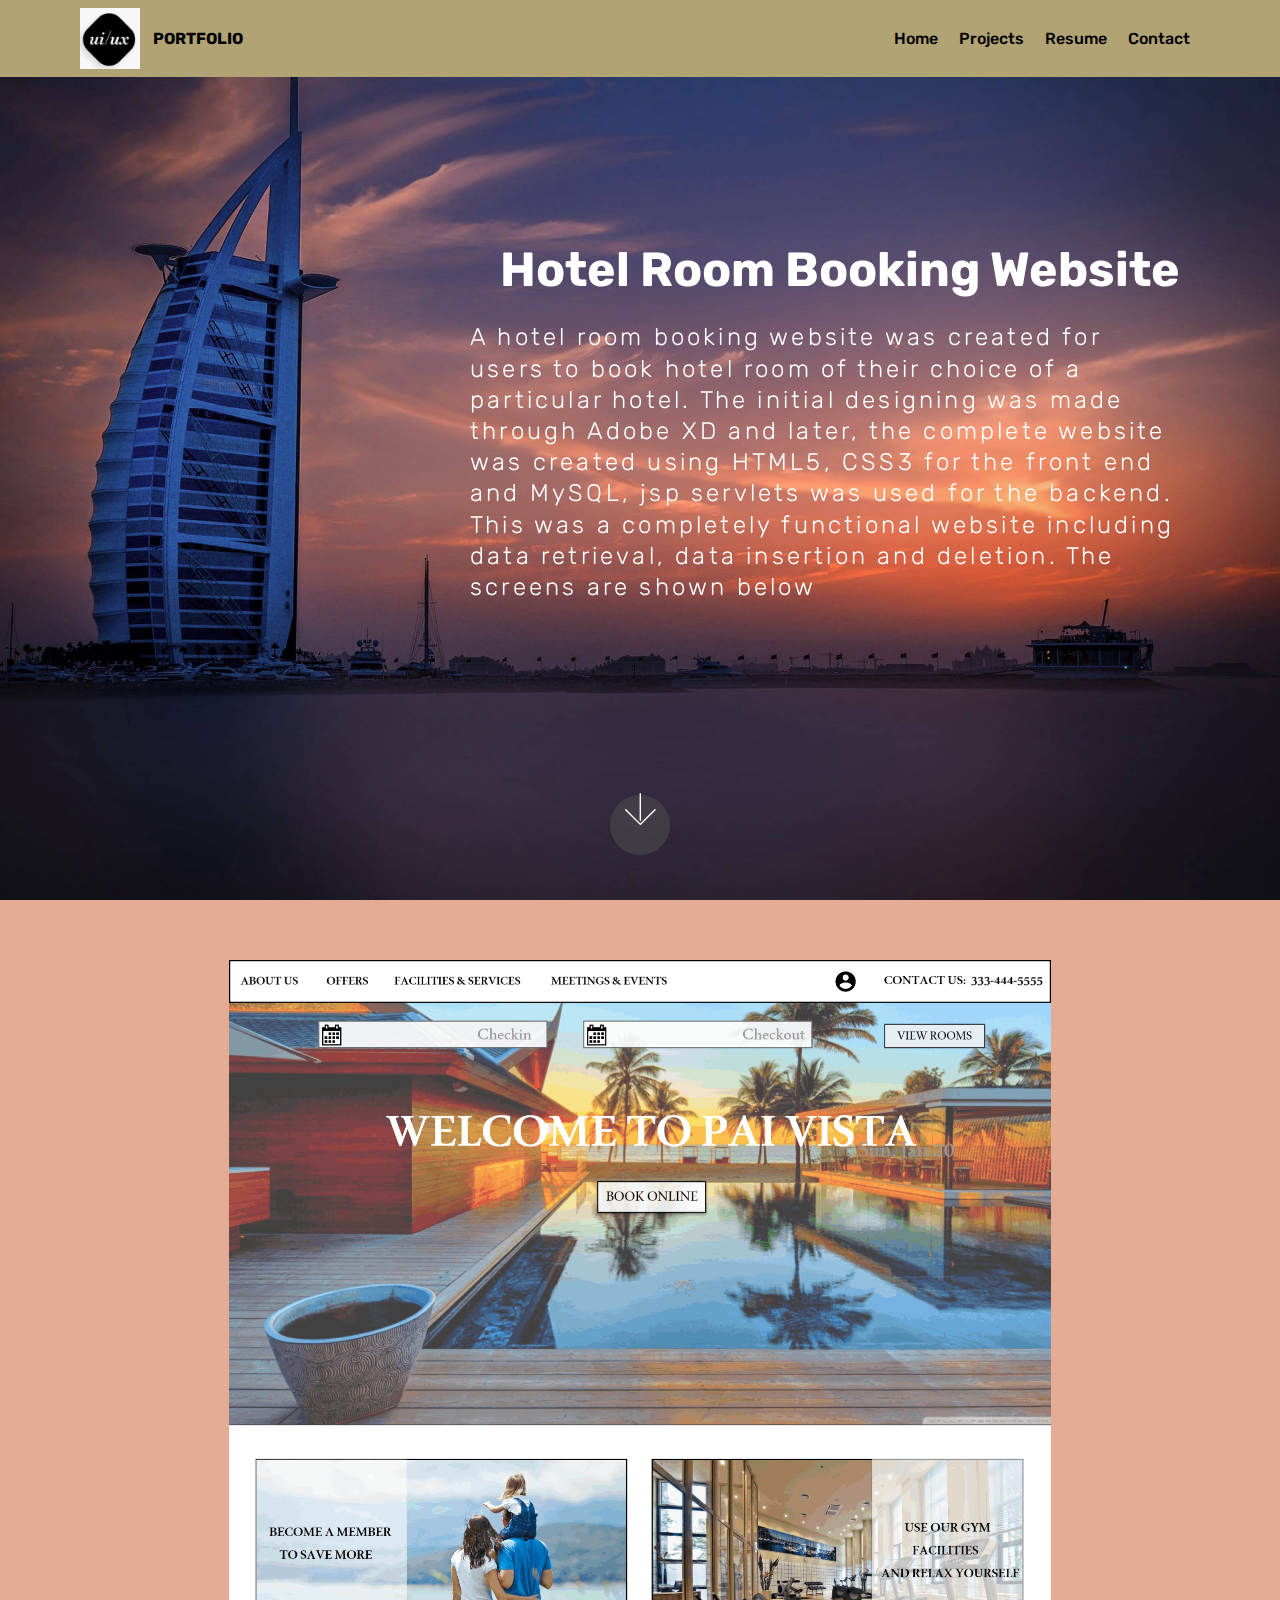
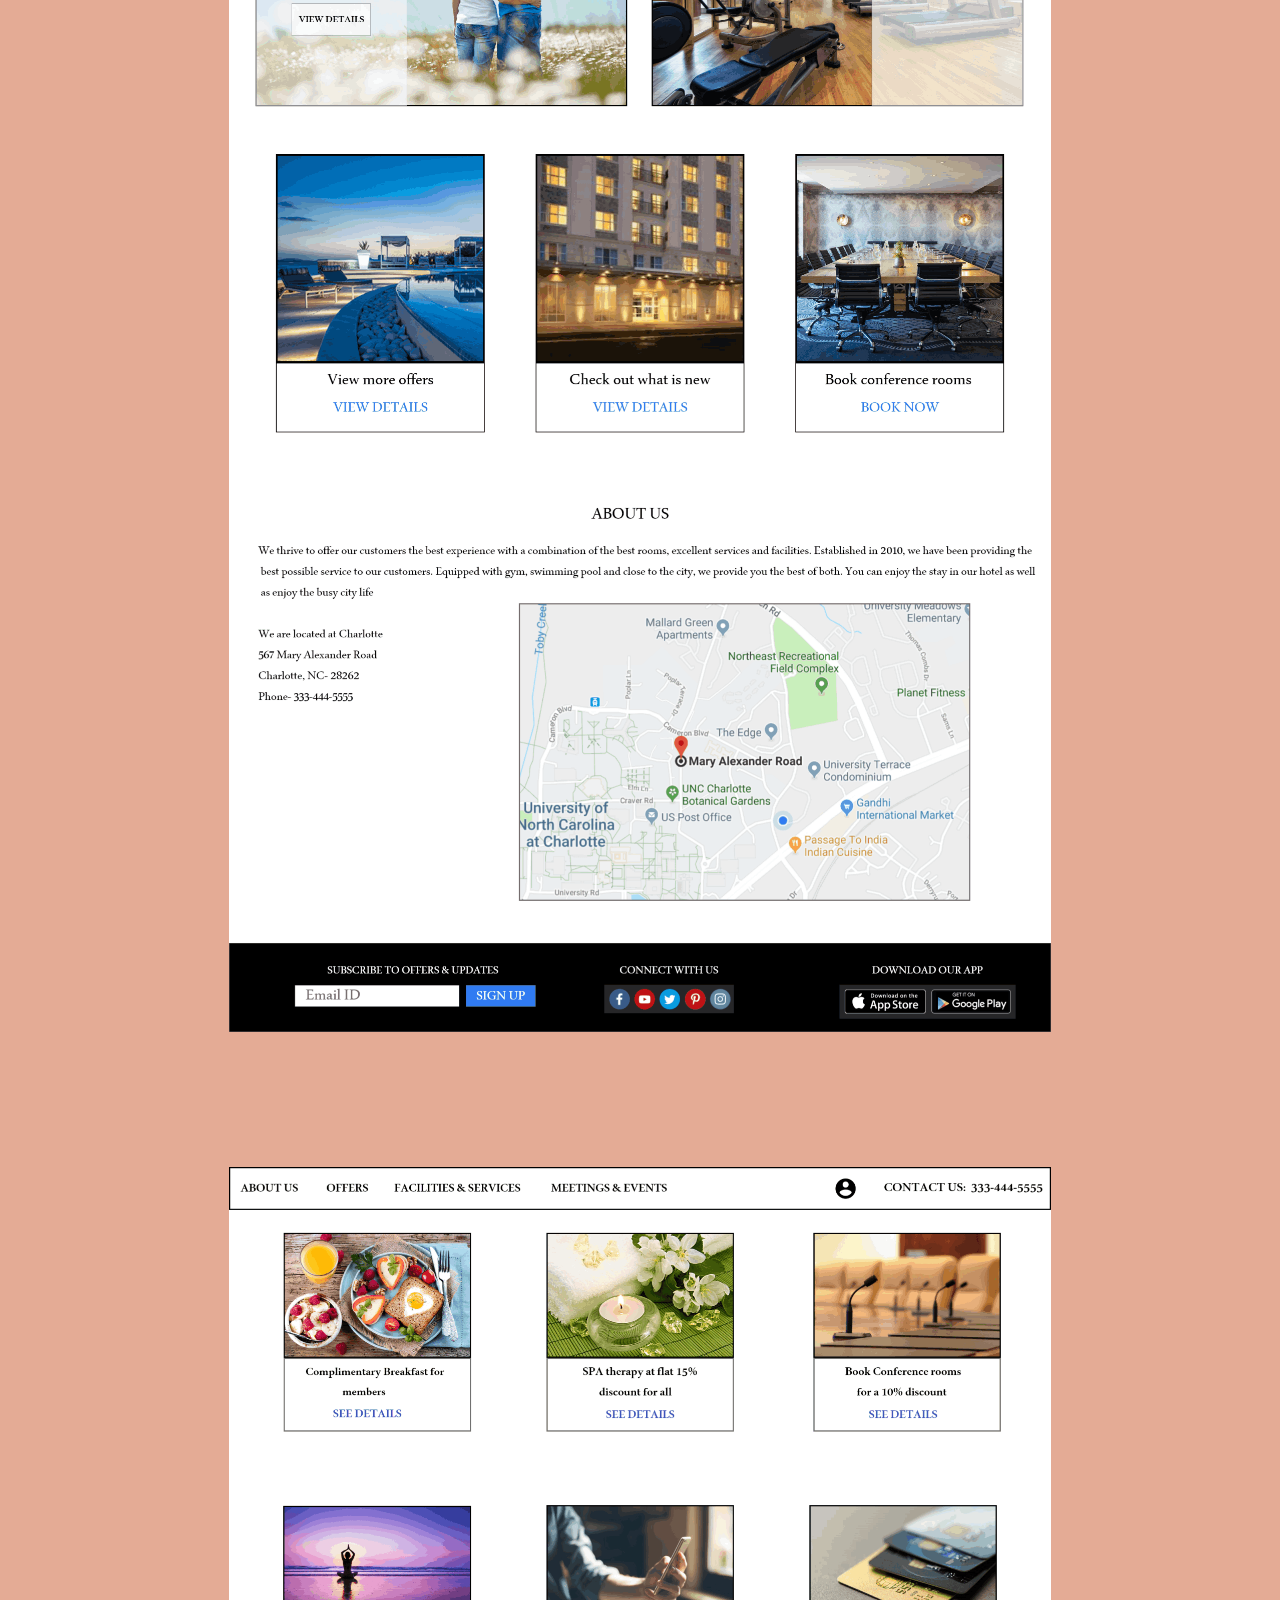
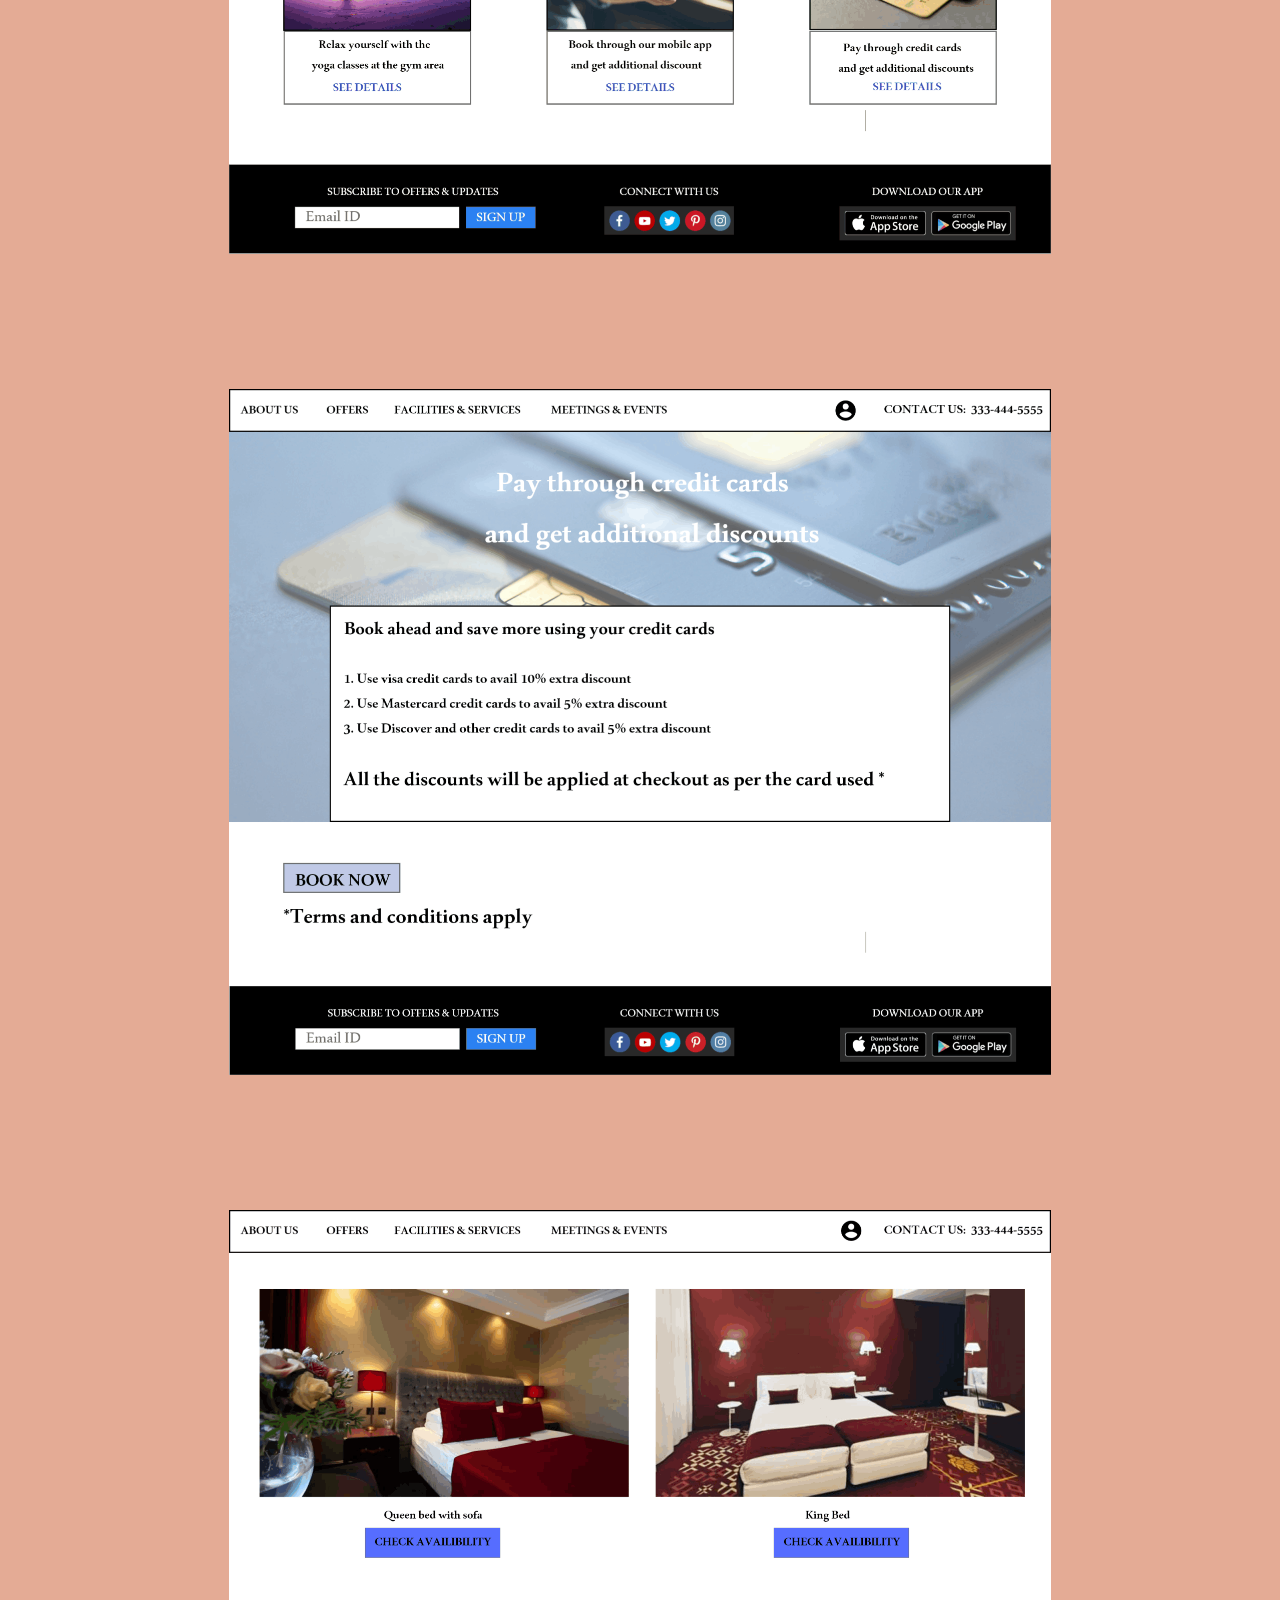
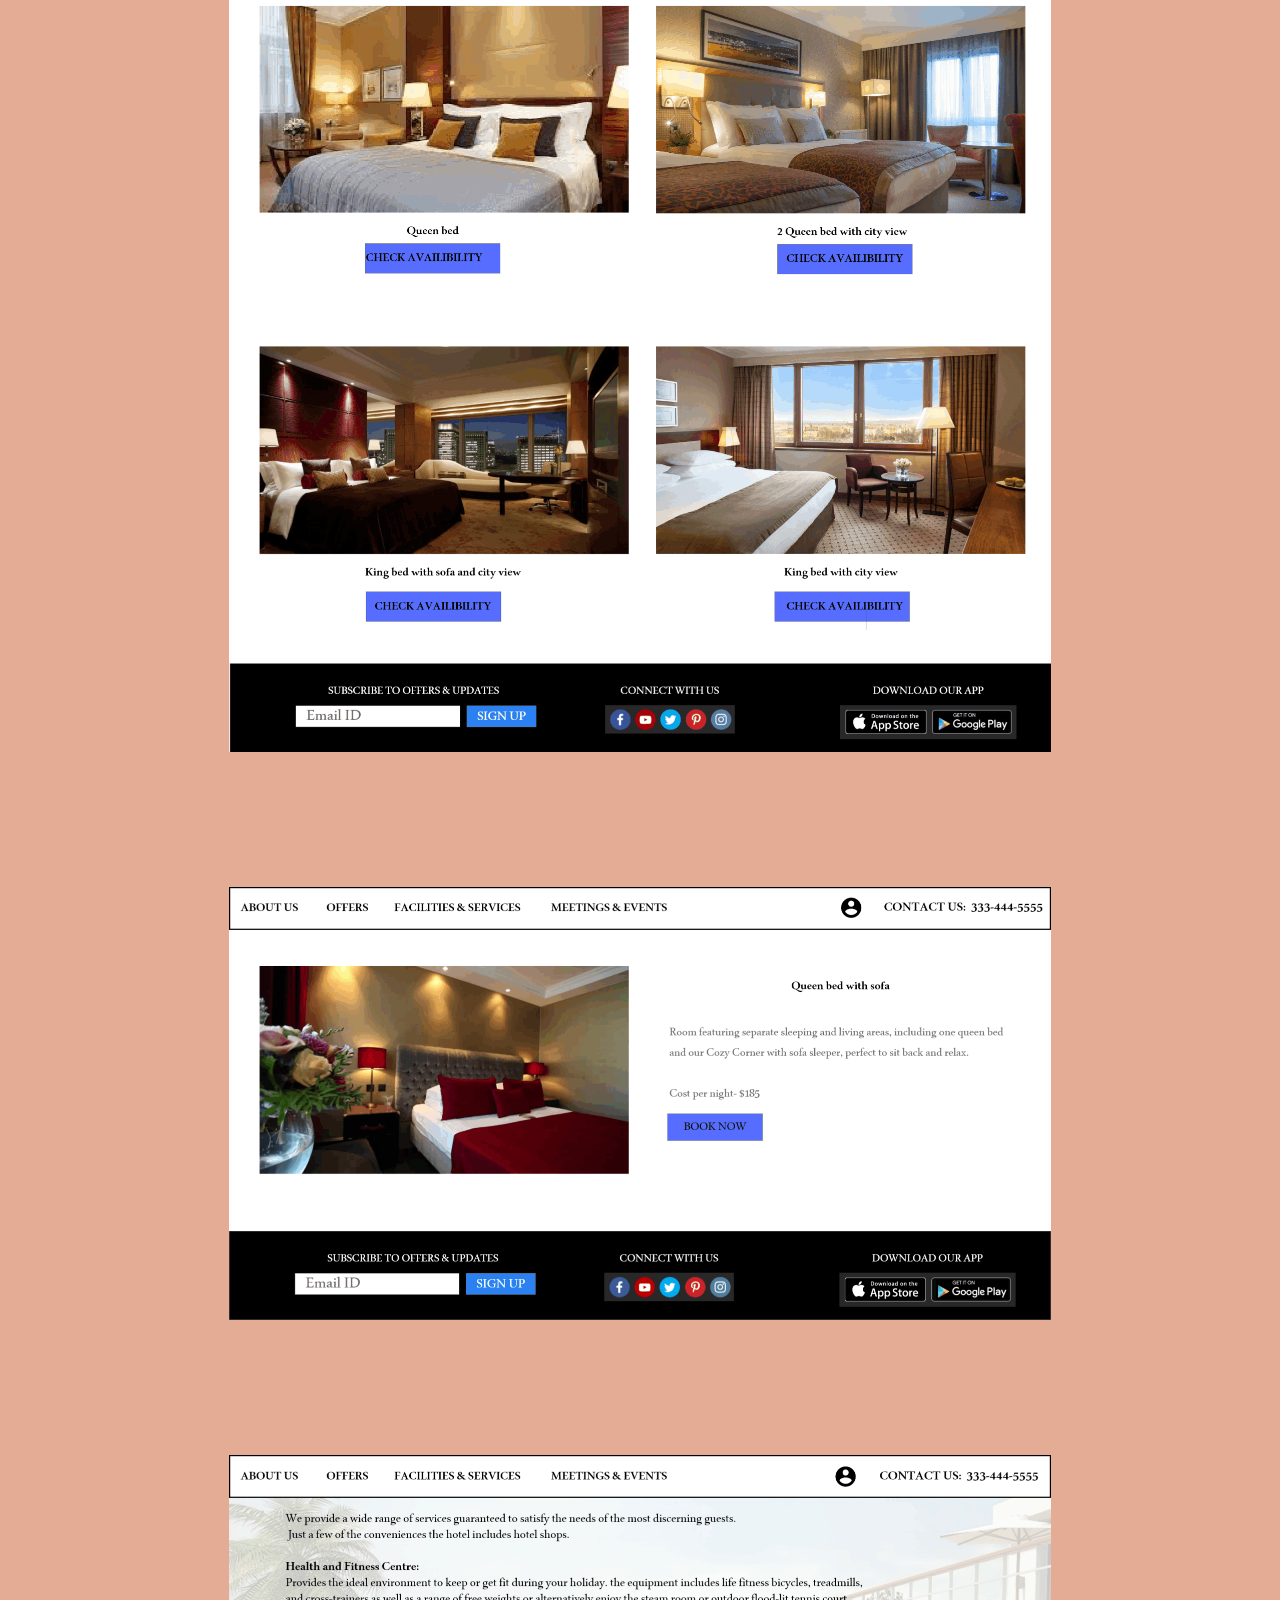
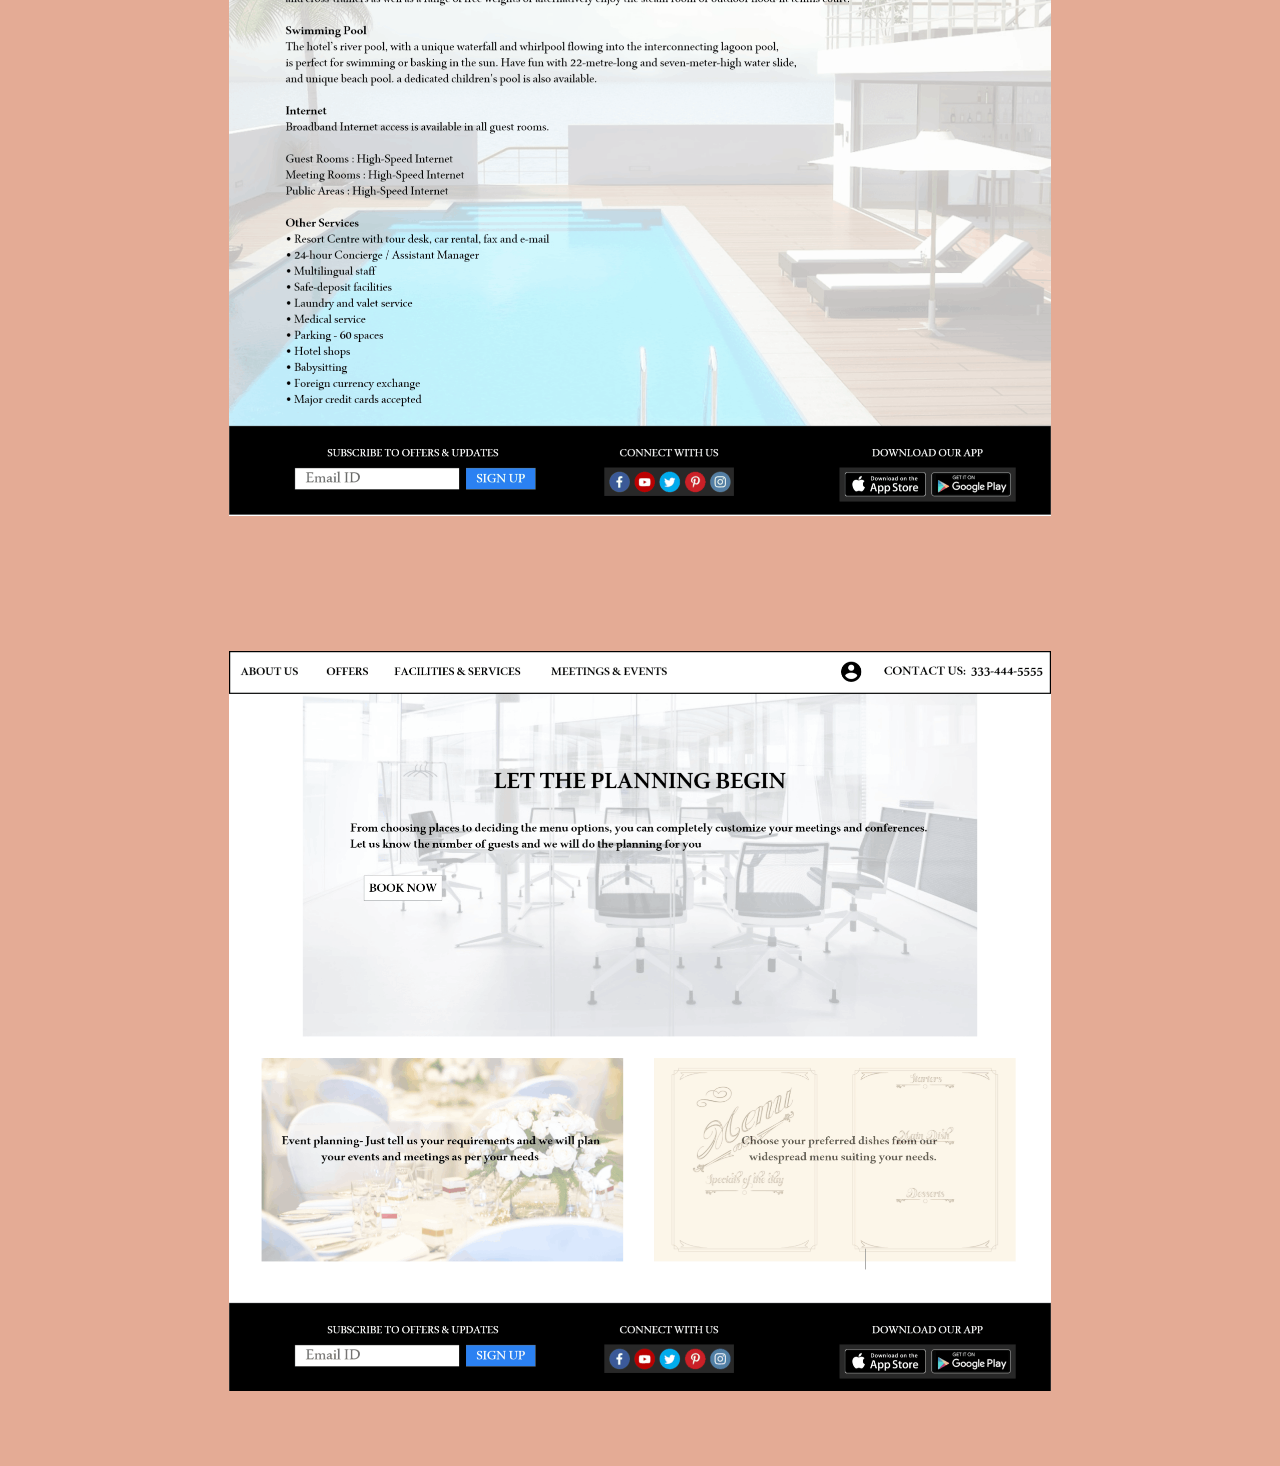
<file: page3.html>
<!DOCTYPE html>
<html >
<head>
  <!-- Site made with Mobirise Website Builder v4.8.8, https://mobirise.com -->
  <meta charset="UTF-8">
  <meta http-equiv="X-UA-Compatible" content="IE=edge">
  <meta name="generator" content="Mobirise v4.8.8, mobirise.com">
  <meta name="viewport" content="width=device-width, initial-scale=1, minimum-scale=1">
  <link rel="shortcut icon" href="assets/images/capture-146x147.png" type="image/x-icon">
  <meta name="description" content="Web Site Builder Description">
  <title>Hotel booking</title>
  <link rel="stylesheet" href="assets/web/assets/mobirise-icons/mobirise-icons.css">
  <link rel="stylesheet" href="assets/tether/tether.min.css">
  <link rel="stylesheet" href="assets/bootstrap/css/bootstrap.min.css">
  <link rel="stylesheet" href="assets/bootstrap/css/bootstrap-grid.min.css">
  <link rel="stylesheet" href="assets/bootstrap/css/bootstrap-reboot.min.css">
  <link rel="stylesheet" href="assets/dropdown/css/style.css">
  <link rel="stylesheet" href="assets/theme/css/style.css">
  <link rel="stylesheet" href="assets/mobirise/css/mbr-additional.css" type="text/css">
  
  
  
</head>
<body>
  <section class="menu cid-rbjuVBNsr0" once="menu" id="menu1-14">

    

    <nav class="navbar navbar-expand beta-menu navbar-dropdown align-items-center navbar-fixed-top navbar-toggleable-sm">
        <button class="navbar-toggler navbar-toggler-right" type="button" data-toggle="collapse" data-target="#navbarSupportedContent" aria-controls="navbarSupportedContent" aria-expanded="false" aria-label="Toggle navigation">
            <div class="hamburger">
                <span></span>
                <span></span>
                <span></span>
                <span></span>
            </div>
        </button>
        <div class="menu-logo">
            <div class="navbar-brand">
                <span class="navbar-logo">
                    <a href="https://mobirise.co">
                         <img src="assets/images/capture-146x147.png" alt="Mobirise" title="" style="height: 3.8rem;">
                    </a>
                </span>
                <span class="navbar-caption-wrap"><a class="navbar-caption text-black display-4" href="#top">
                        PORTFOLIO</a></span>
            </div>
        </div>
        <div class="collapse navbar-collapse" id="navbarSupportedContent">
            <ul class="navbar-nav nav-dropdown nav-right" data-app-modern-menu="true"><li class="nav-item">
                    <a class="nav-link link text-black display-4" href="https://mobirise.co">
                        </a>
                </li><li class="nav-item"><a class="nav-link link text-black display-4" href="index.html#header4-6">Home</a></li><li class="nav-item"><a class="nav-link link text-black display-4" href="index.html#header12-9">Projects</a></li><li class="nav-item"><a class="nav-link link text-black display-4" href="page6.html">Resume<br></a></li>
                <li class="nav-item">
                    <a class="nav-link link text-black display-4" href="page4.html">
                        
                        Contact</a>
                </li></ul>
            
        </div>
    </nav>
</section>

<section class="engine"><a href="https://mobirise.info/f">easy site builder</a></section><section class="header10 cid-rbkBQotQpF mbr-fullscreen mbr-parallax-background" id="header10-19">

    

    

    <div class="container">
        <div class="media-container-column mbr-white col-lg-8 col-md-10 ml-auto">
            <h1 class="mbr-section-title align-right mbr-bold pb-3 mbr-fonts-style display-2">Hotel Room Booking Website</h1>
            <h3 class="mbr-section-subtitle align-right mbr-light pb-3 mbr-fonts-style display-5">A hotel room booking website was created for users to book hotel room of their choice of a particular hotel. The initial designing was made through Adobe XD and later, the complete website was created using HTML5, CSS3 for the front end and MySQL, jsp servlets was used for the backend. This was a completely functional website including data retrieval, data insertion and deletion. The screens are shown below</h3>
            <p class="mbr-text align-right pb-3 mbr-fonts-style display-5"></p>
            
        </div>
    </div>

    <div class="mbr-arrow hidden-sm-down" aria-hidden="true">
        <a href="#next">
            <i class="mbri-down mbr-iconfont"></i>
        </a>
    </div>
</section>

<section class="cid-rbkBwqYcGn" id="image1-18">

    

    <figure class="mbr-figure container">
            <div class="image-block" style="width: 74%;">
                <img src="assets/images/web-1920-1-1642x3343.png" width="1400" alt="Mobirise" title="">
                
            </div>
    </figure>
</section>

<section class="cid-rbkDigRWf6" id="image1-1a">

    

    <figure class="mbr-figure container">
            <div class="image-block" style="width: 74%;">
                <img src="assets/images/web-1920-2-1642x1372.png" width="1400" alt="Mobirise" title="">
                
            </div>
    </figure>
</section>

<section class="cid-rbkDiMGvio" id="image1-1b">

    

    <figure class="mbr-figure container">
            <div class="image-block" style="width: 74%;">
                <img src="assets/images/web-1920-3-1642x1372.png" width="1400" alt="Mobirise" title="">
                
            </div>
    </figure>
</section>

<section class="cid-rg2SdHyT6n" id="image1-2m">

    

    <figure class="mbr-figure container">
            <div class="image-block" style="width: 74%;">
                <img src="assets/images/web-1920-6-1642x2283.png" width="1400" alt="Mobirise" title="">
                
            </div>
    </figure>
</section>

<section class="cid-rg2Sjjisjj" id="image1-2n">

    

    <figure class="mbr-figure container">
            <div class="image-block" style="width: 74%;">
                <img src="assets/images/web-1920-7-1642x866.png" width="1400" alt="Mobirise" title="">
                
            </div>
    </figure>
</section>

<section class="cid-rbkDjfPedf" id="image1-1c">

    

    <figure class="mbr-figure container">
            <div class="image-block" style="width: 74%;">
                <img src="assets/images/web-1920-4-1642x1322.png" width="1400" alt="Mobirise" title="">
                
            </div>
    </figure>
</section>

<section class="cid-rbkDYKJWvq" id="image1-1e">

    

    <figure class="mbr-figure container">
            <div class="image-block" style="width: 74%;">
                <img src="assets/images/web-1920-5-1642x1479.png" width="1400" alt="Mobirise" title="">
                
            </div>
    </figure>
</section>


  <script src="assets/web/assets/jquery/jquery.min.js"></script>
  <script src="assets/popper/popper.min.js"></script>
  <script src="assets/tether/tether.min.js"></script>
  <script src="assets/bootstrap/js/bootstrap.min.js"></script>
  <script src="assets/smoothscroll/smooth-scroll.js"></script>
  <script src="assets/dropdown/js/script.min.js"></script>
  <script src="assets/touchswipe/jquery.touch-swipe.min.js"></script>
  <script src="assets/parallax/jarallax.min.js"></script>
  <script src="assets/theme/js/script.js"></script>
  
  
</body>
</html>
</file>
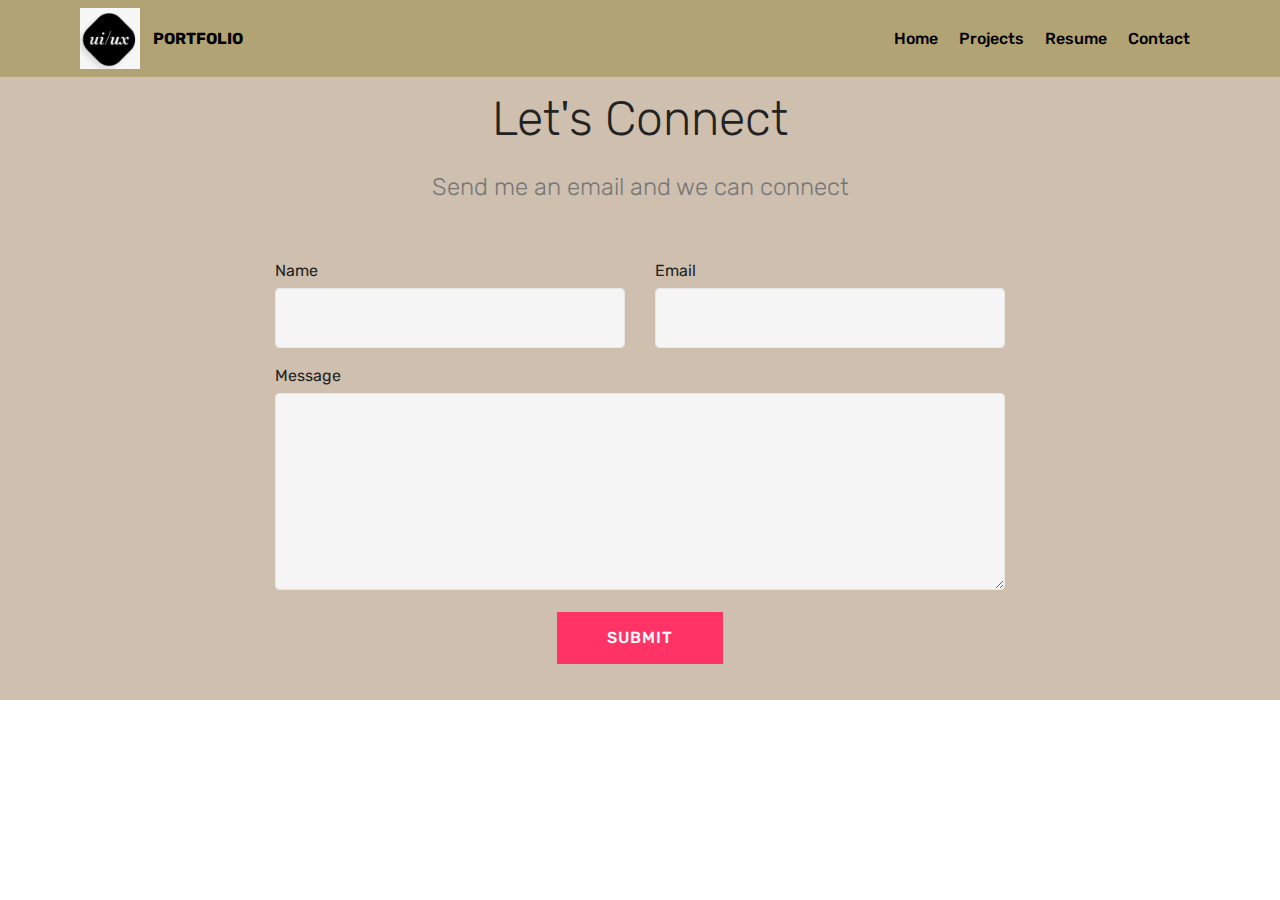
<file: page4.html>
<!DOCTYPE html>
<html >
<head>
  <!-- Site made with Mobirise Website Builder v4.8.8, https://mobirise.com -->
  <meta charset="UTF-8">
  <meta http-equiv="X-UA-Compatible" content="IE=edge">
  <meta name="generator" content="Mobirise v4.8.8, mobirise.com">
  <meta name="viewport" content="width=device-width, initial-scale=1, minimum-scale=1">
  <link rel="shortcut icon" href="assets/images/capture-146x147.png" type="image/x-icon">
  <meta name="description" content="Website Builder Description">
  <title>Contact</title>
  <link rel="stylesheet" href="assets/tether/tether.min.css">
  <link rel="stylesheet" href="assets/bootstrap/css/bootstrap.min.css">
  <link rel="stylesheet" href="assets/bootstrap/css/bootstrap-grid.min.css">
  <link rel="stylesheet" href="assets/bootstrap/css/bootstrap-reboot.min.css">
  <link rel="stylesheet" href="assets/dropdown/css/style.css">
  <link rel="stylesheet" href="assets/theme/css/style.css">
  <link rel="stylesheet" href="assets/mobirise/css/mbr-additional.css" type="text/css">
  
  
  
</head>
<body>
  <section class="menu cid-rbjuVBNsr0" once="menu" id="menu1-1f">

    

    <nav class="navbar navbar-expand beta-menu navbar-dropdown align-items-center navbar-fixed-top navbar-toggleable-sm">
        <button class="navbar-toggler navbar-toggler-right" type="button" data-toggle="collapse" data-target="#navbarSupportedContent" aria-controls="navbarSupportedContent" aria-expanded="false" aria-label="Toggle navigation">
            <div class="hamburger">
                <span></span>
                <span></span>
                <span></span>
                <span></span>
            </div>
        </button>
        <div class="menu-logo">
            <div class="navbar-brand">
                <span class="navbar-logo">
                    <a href="https://mobirise.co">
                         <img src="assets/images/capture-146x147.png" alt="Mobirise" title="" style="height: 3.8rem;">
                    </a>
                </span>
                <span class="navbar-caption-wrap"><a class="navbar-caption text-black display-4" href="#top">
                        PORTFOLIO</a></span>
            </div>
        </div>
        <div class="collapse navbar-collapse" id="navbarSupportedContent">
            <ul class="navbar-nav nav-dropdown nav-right" data-app-modern-menu="true"><li class="nav-item">
                    <a class="nav-link link text-black display-4" href="https://mobirise.co">
                        </a>
                </li><li class="nav-item"><a class="nav-link link text-black display-4" href="index.html#header4-6">Home</a></li><li class="nav-item"><a class="nav-link link text-black display-4" href="index.html#header12-9">Projects</a></li><li class="nav-item"><a class="nav-link link text-black display-4" href="page6.html">Resume<br></a></li>
                <li class="nav-item">
                    <a class="nav-link link text-black display-4" href="page4.html">
                        
                        Contact</a>
                </li></ul>
            
        </div>
    </nav>
</section>

<section class="engine"><a href="https://mobirise.info/k">develop own website</a></section><section class="mbr-section form1 cid-rcJY8wOaBE" id="form1-27">

    

    
    <div class="container">
        <div class="row justify-content-center">
            <div class="title col-12 col-lg-8">
                <h2 class="mbr-section-title align-center pb-3 mbr-fonts-style display-2">
                    Let's Connect</h2>
                <h3 class="mbr-section-subtitle align-center mbr-light pb-3 mbr-fonts-style display-5">Send me an email and we can connect</h3>
            </div>
        </div>
    </div>
    <div class="container">
        <div class="row justify-content-center">
            <div class="media-container-column col-lg-8" data-form-type="formoid">
                    <div data-form-alert="" hidden="">Thanks for filling out the form!</div>
            
                    <form class="mbr-form" action="https://mobirise.com/" method="post" data-form-title="Mobirise Form"><input type="hidden" name="email" data-form-email="true" value="cx/RL1g8LCCBwbgaoKf6OH7OnUc1QUbqNTGZ6eLfqcV0uIhySWKKtlrnRy7os+3vZZv4wt7MXzlqBddqyNl07k45s6t08ihLUv81sdkHiowJ7KpUmelkYnNq3Zpn2+JZ">
                        <div class="row row-sm-offset">
                            <div class="col-md-4 multi-horizontal" data-for="name">
                                <div class="form-group">
                                    <label class="form-control-label mbr-fonts-style display-7" for="name-form1-27">Name</label>
                                    <input type="text" class="form-control" name="name" data-form-field="Name" required="" id="name-form1-27">
                                </div>
                            </div>
                            <div class="col-md-4 multi-horizontal" data-for="email">
                                <div class="form-group">
                                    <label class="form-control-label mbr-fonts-style display-7" for="email-form1-27">Email</label>
                                    <input type="email" class="form-control" name="email" data-form-field="Email" required="" id="email-form1-27">
                                </div>
                            </div>
                            
                        </div>
                        <div class="form-group" data-for="message">
                            <label class="form-control-label mbr-fonts-style display-7" for="message-form1-27">Message</label>
                            <textarea type="text" class="form-control" name="message" rows="7" data-form-field="Message" id="message-form1-27"></textarea>
                        </div>
            
                        <span class="input-group-btn"><button href="" type="submit" class="btn btn-form btn-secondary display-4">SUBMIT</button></span>
                    </form>
            </div>
        </div>
    </div>
</section>


  <script src="assets/web/assets/jquery/jquery.min.js"></script>
  <script src="assets/popper/popper.min.js"></script>
  <script src="assets/tether/tether.min.js"></script>
  <script src="assets/bootstrap/js/bootstrap.min.js"></script>
  <script src="assets/smoothscroll/smooth-scroll.js"></script>
  <script src="assets/dropdown/js/script.min.js"></script>
  <script src="assets/touchswipe/jquery.touch-swipe.min.js"></script>
  <script src="assets/theme/js/script.js"></script>
  <script src="assets/formoid/formoid.min.js"></script>
  
  
</body>
</html>
</file>
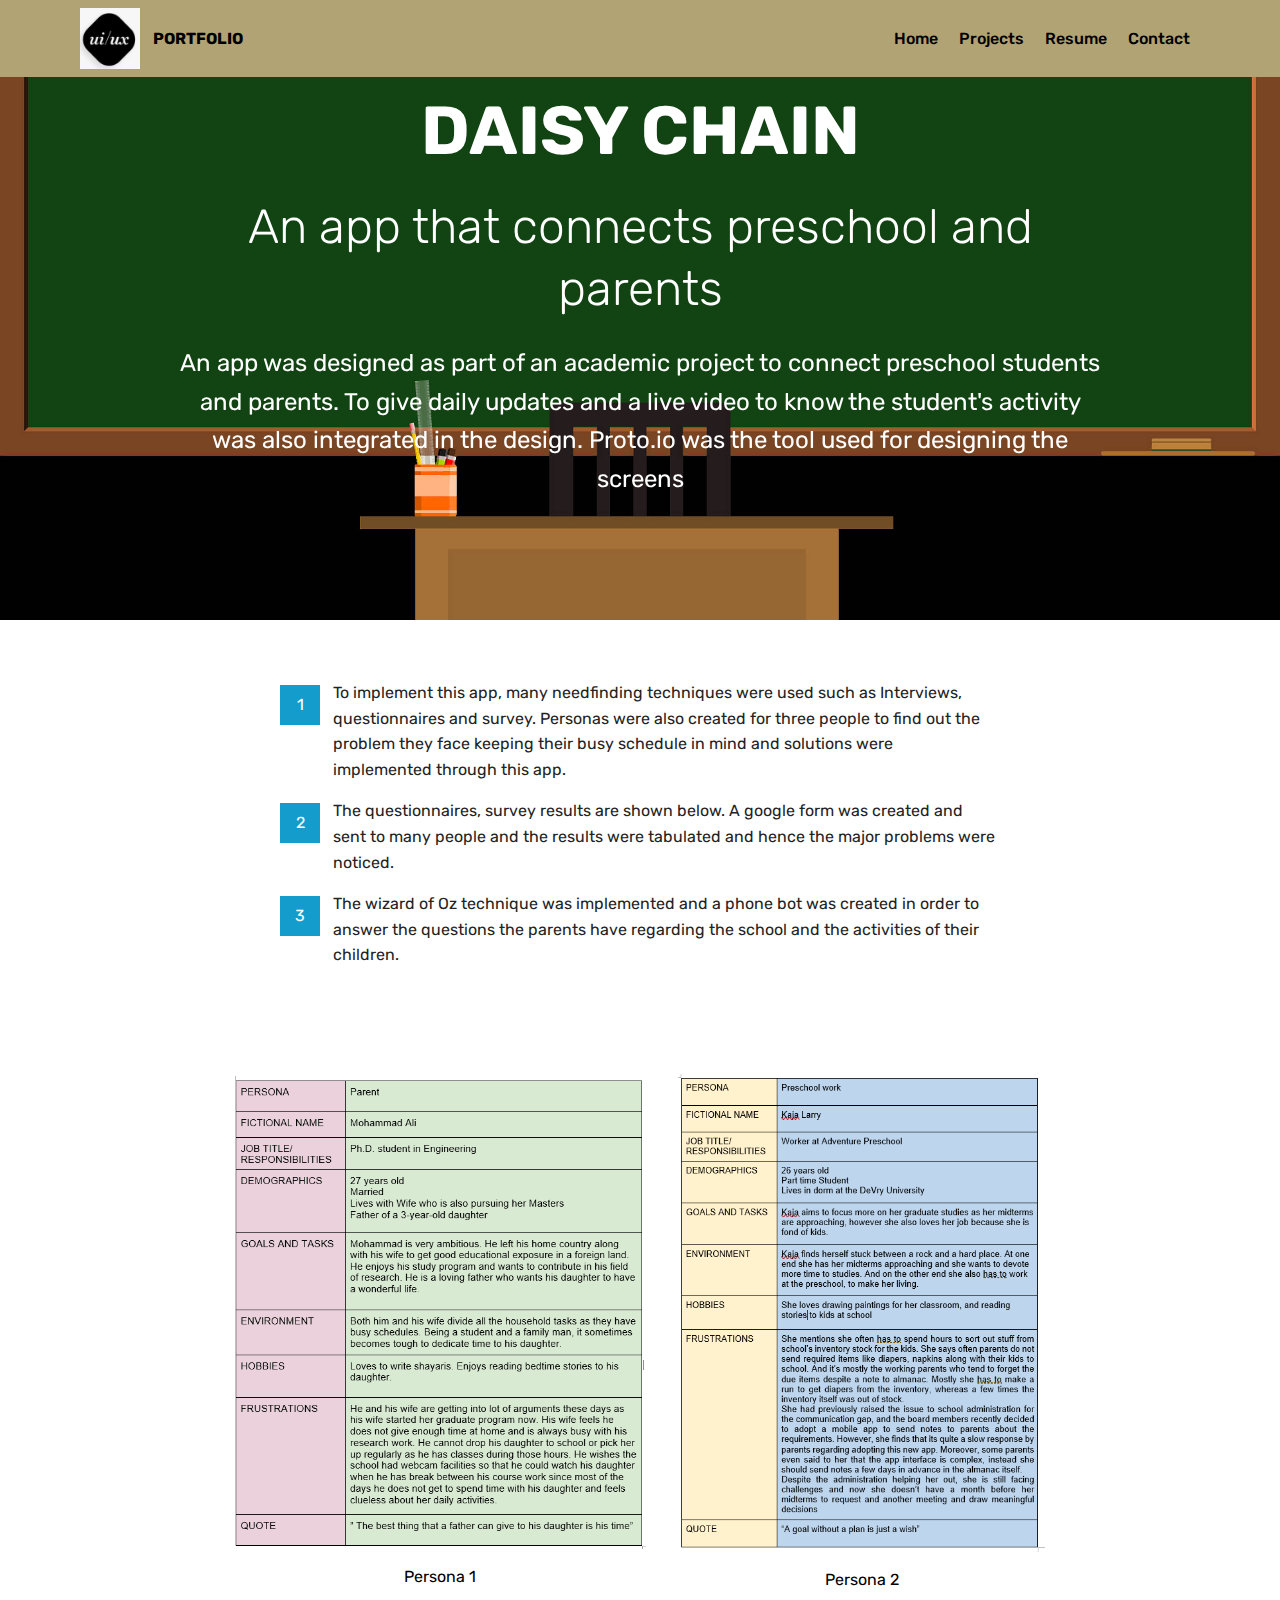
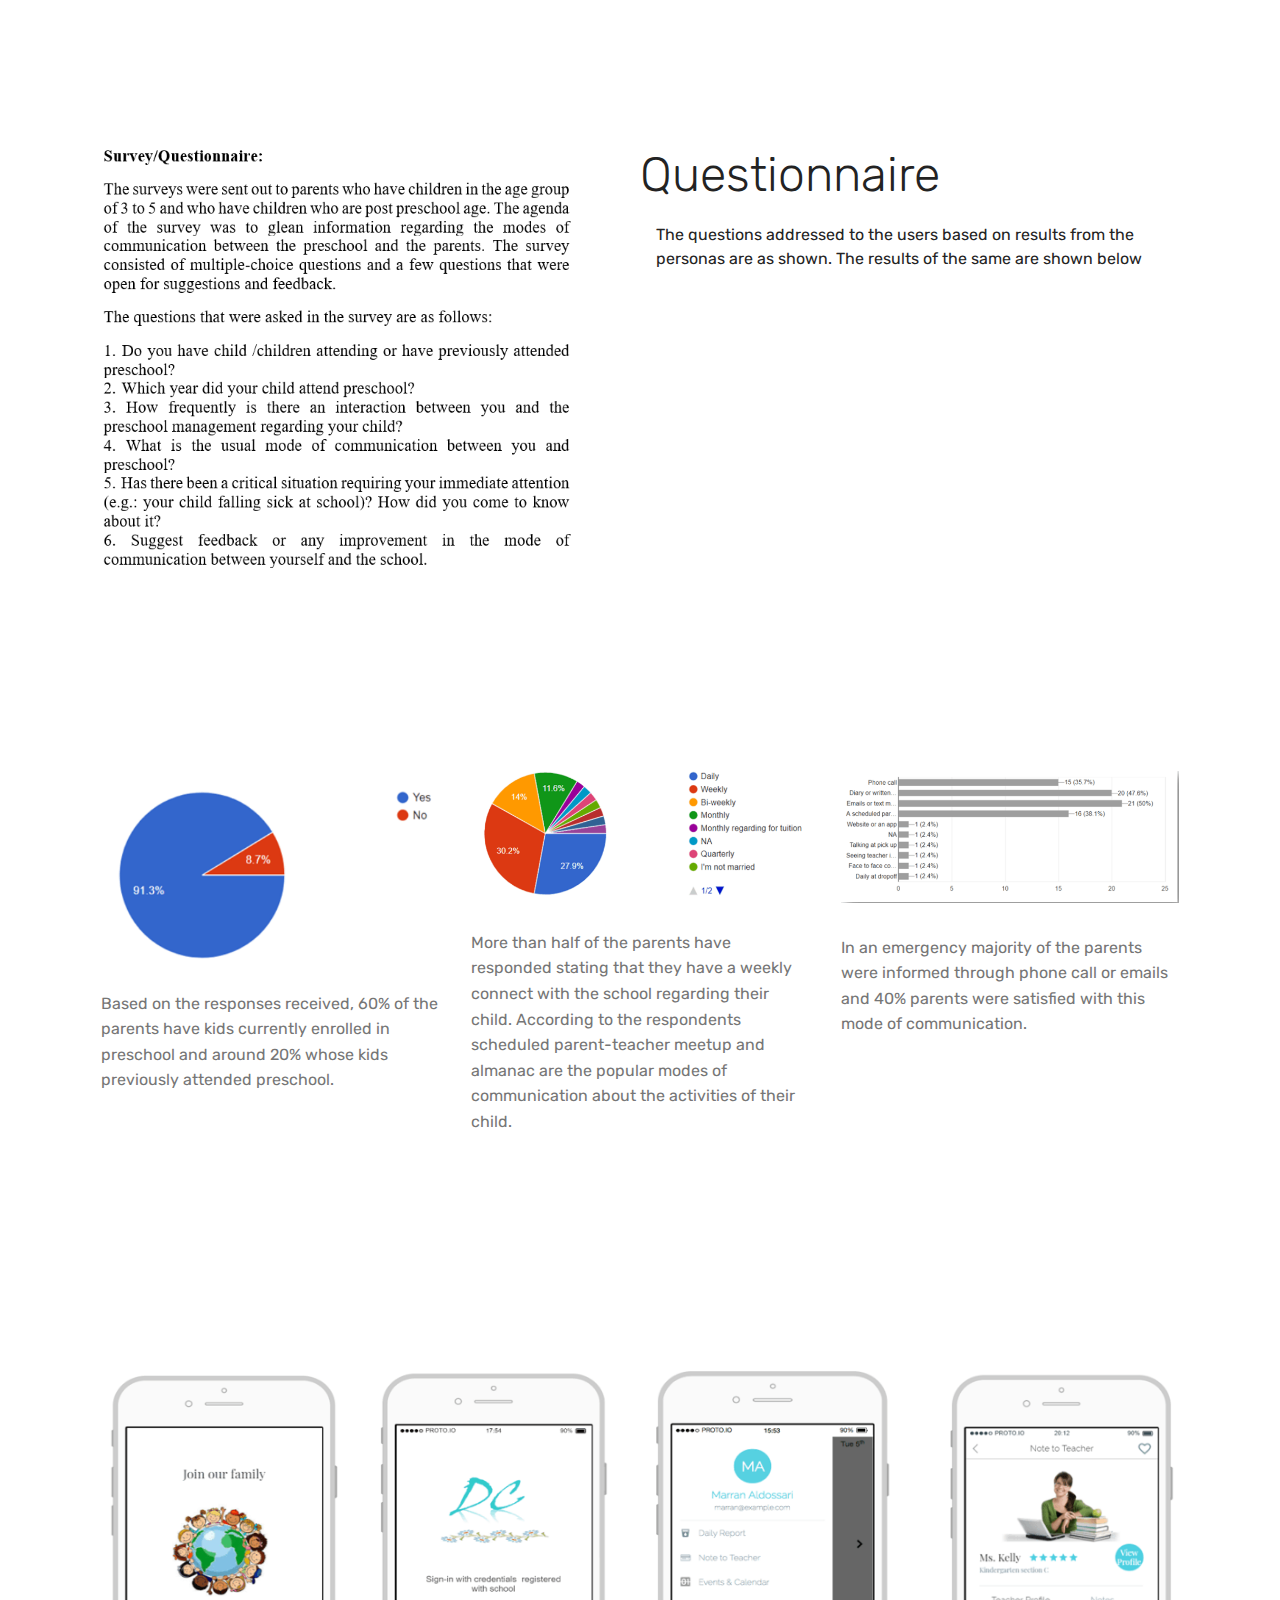
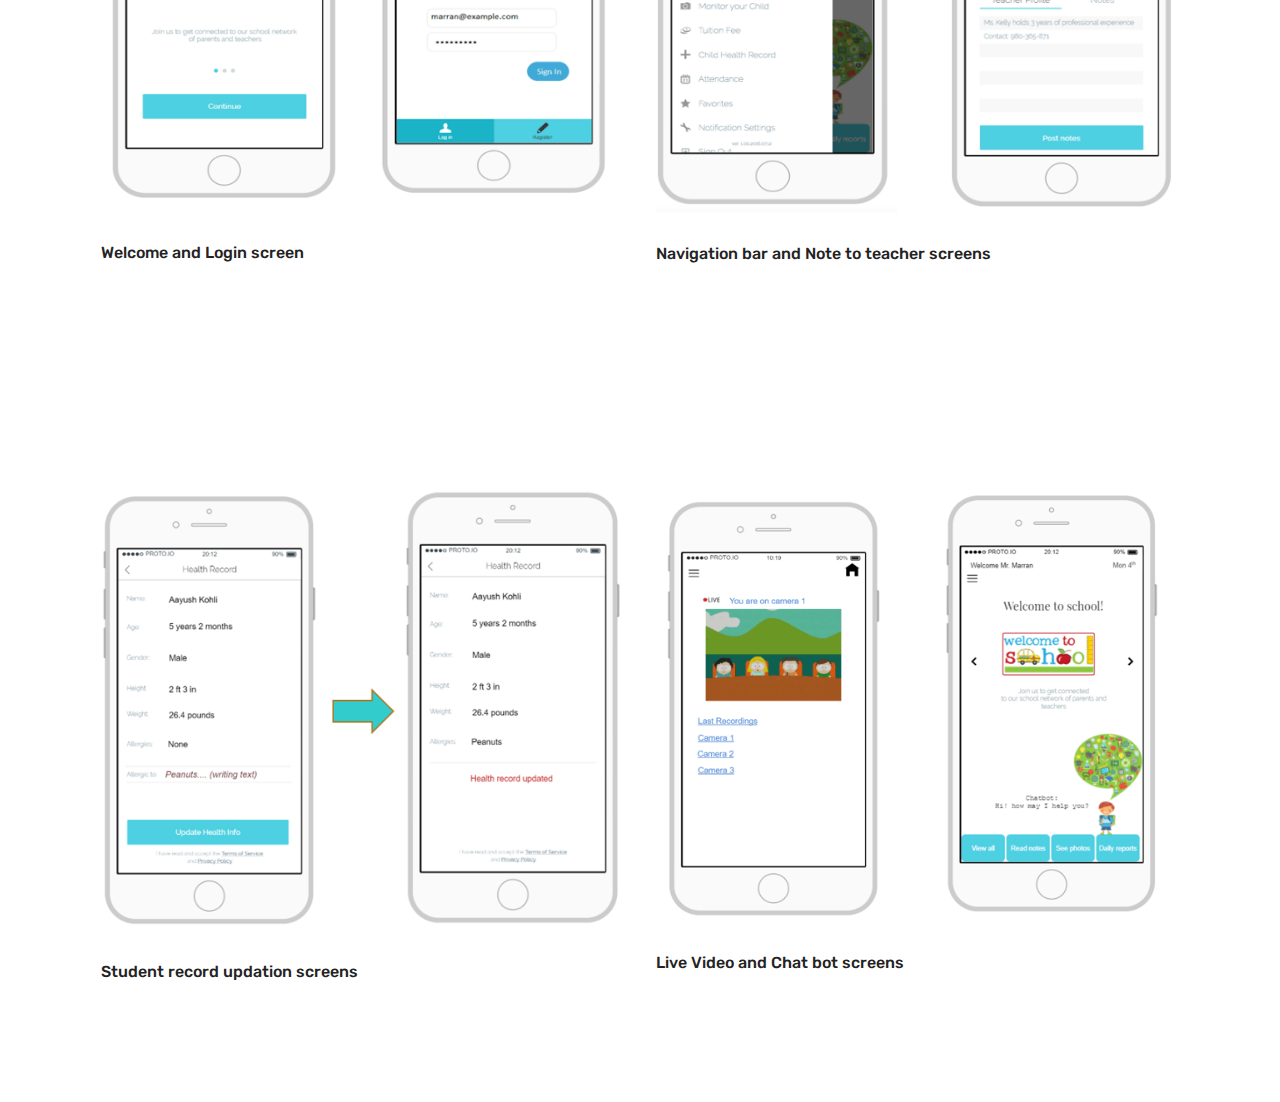
<file: page5.html>
<!DOCTYPE html>
<html >
<head>
  <!-- Site made with Mobirise Website Builder v4.8.8, https://mobirise.com -->
  <meta charset="UTF-8">
  <meta http-equiv="X-UA-Compatible" content="IE=edge">
  <meta name="generator" content="Mobirise v4.8.8, mobirise.com">
  <meta name="viewport" content="width=device-width, initial-scale=1, minimum-scale=1">
  <link rel="shortcut icon" href="assets/images/capture-146x147.png" type="image/x-icon">
  <meta name="description" content="Website Builder Description">
  <title>School app</title>
  <link rel="stylesheet" href="assets/web/assets/mobirise-icons/mobirise-icons.css">
  <link rel="stylesheet" href="assets/tether/tether.min.css">
  <link rel="stylesheet" href="assets/bootstrap/css/bootstrap.min.css">
  <link rel="stylesheet" href="assets/bootstrap/css/bootstrap-grid.min.css">
  <link rel="stylesheet" href="assets/bootstrap/css/bootstrap-reboot.min.css">
  <link rel="stylesheet" href="assets/dropdown/css/style.css">
  <link rel="stylesheet" href="assets/theme/css/style.css">
  <link rel="stylesheet" href="assets/mobirise/css/mbr-additional.css" type="text/css">
  
  
  
</head>
<body>
  <section class="menu cid-rbjuVBNsr0" once="menu" id="menu1-1h">

    

    <nav class="navbar navbar-expand beta-menu navbar-dropdown align-items-center navbar-fixed-top navbar-toggleable-sm">
        <button class="navbar-toggler navbar-toggler-right" type="button" data-toggle="collapse" data-target="#navbarSupportedContent" aria-controls="navbarSupportedContent" aria-expanded="false" aria-label="Toggle navigation">
            <div class="hamburger">
                <span></span>
                <span></span>
                <span></span>
                <span></span>
            </div>
        </button>
        <div class="menu-logo">
            <div class="navbar-brand">
                <span class="navbar-logo">
                    <a href="https://mobirise.co">
                         <img src="assets/images/capture-146x147.png" alt="Mobirise" title="" style="height: 3.8rem;">
                    </a>
                </span>
                <span class="navbar-caption-wrap"><a class="navbar-caption text-black display-4" href="#top">
                        PORTFOLIO</a></span>
            </div>
        </div>
        <div class="collapse navbar-collapse" id="navbarSupportedContent">
            <ul class="navbar-nav nav-dropdown nav-right" data-app-modern-menu="true"><li class="nav-item">
                    <a class="nav-link link text-black display-4" href="https://mobirise.co">
                        </a>
                </li><li class="nav-item"><a class="nav-link link text-black display-4" href="index.html#header4-6">Home</a></li><li class="nav-item"><a class="nav-link link text-black display-4" href="index.html#header12-9">Projects</a></li><li class="nav-item"><a class="nav-link link text-black display-4" href="page6.html">Resume<br></a></li>
                <li class="nav-item">
                    <a class="nav-link link text-black display-4" href="page4.html">
                        
                        Contact</a>
                </li></ul>
            
        </div>
    </nav>
</section>

<section class="engine"><a href="https://mobirise.info/x">css templates</a></section><section class="header1 cid-rbY8dSUssK mbr-parallax-background" id="header1-1k">

    

    

    <div class="container">
        <div class="row justify-content-md-center">
            <div class="mbr-white col-md-10">
                <h1 class="mbr-section-title align-center mbr-bold pb-3 mbr-fonts-style display-1">
                    DAISY CHAIN</h1>
                <h3 class="mbr-section-subtitle align-center mbr-light pb-3 mbr-fonts-style display-2">
                    An app that connects preschool and parents</h3>
                <p class="mbr-text align-center pb-3 mbr-fonts-style display-5">
                    An app was designed as part of an academic project to connect preschool students and parents. To give daily updates and a live video to know the student's activity was also integrated in the design. Proto.io was the tool used for designing the screens</p>
                
            </div>
        </div>
    </div>

</section>

<section class="mbr-section article content11 cid-rbY9SzdRtX" id="content11-1l">
     

    <div class="container">
        <div class="media-container-row">
            <div class="mbr-text counter-container col-12 col-md-8 mbr-fonts-style display-7">
                <ol>
                    <li>To implement this app, many needfinding techniques were used such as Interviews, questionnaires and survey. Personas were also created for three people to find out the problem they face keeping their busy schedule in mind and solutions were implemented through this app.</li>
                    <li>The questionnaires, survey results are shown below. A google form was created and sent to many people and the results were tabulated and hence the major problems were noticed.</li>
                    <li>The wizard of Oz technique was implemented and a phone bot was created in order to answer the questions the parents have regarding the school and the activities of their children.</li>
                </ol>
            </div>
        </div>
    </div>
</section>

<section class="cid-rbYfrnslKe" id="content13-1q">
    
    <div class="container">
            <div class="media-container-row" style="width: 73%;">
                <div class="img-item item1" style="width: 116%;">
                    <img src="assets/images/p3-639x735.png" alt="" title="">
                    <div class="img-caption">
                        <p class="mbr-fonts-style align-center mbr-black display-7">
                            Persona 1</p>
                    </div>
                </div>
                <div class="img-item">
                    <img src="assets/images/p2-554x721.png" alt="" title="">
                    <div class="img-caption">
                        <p class="mbr-fonts-style align-center mbr-black display-7">
                            Persona 2</p>
                    </div>
                </div>
            </div>
    </div>
</section>

<section class="features11 cid-rbYjUp5TwX" id="features11-1v">

    

    

    <div class="container">   
        <div class="col-md-12">
            <div class="media-container-row">
                <div class="mbr-figure" style="width: 50%;">
                    <img src="assets/images/q1-647x588.png" alt="Mobirise" title="">
                </div>
                <div class=" align-left aside-content">
                    <h2 class="mbr-title pt-2 mbr-fonts-style display-2">Questionnaire</h2>
                    <div class="mbr-section-text">
                        
                    </div>

                    <div class="block-content">
                        <div class="card p-3 pr-3">
                            <div class="media">
                                     
                                <div class="media-body">
                                    
                                </div>
                            </div>                

                            <div class="card-box">
                                <p class="block-text mbr-fonts-style display-7">
                                   The questions addressed to the users based on results from the personas are as shown. The results of the same are shown below</p>
                            </div>
                        </div>

                        
                    </div>
                </div>
            </div>
        </div> 
    </div>          
</section>

<section class="features2 cid-rbYjduX1Rw" id="features2-1u">

    

    
    
    <div class="container">
        <div class="media-container-row">
            <div class="card p-3 col-12 col-md-6 col-lg-4">
                <div class="card-wrapper">
                    <div class="card-img">
                        <img src="assets/images/q5-467x259.png" alt="Mobirise" title="">
                    </div>
                    <div class="card-box">
                        
                        <p class="mbr-text mbr-fonts-style display-7">Based on the responses received, 60% of the parents have kids currently enrolled in preschool and around 20% whose kids previously attended preschool.&nbsp;<br></p>
                    </div>
                </div>
            </div>

            <div class="card p-3 col-12 col-md-6 col-lg-4">
                <div class="card-wrapper">
                    <div class="card-img">
                        <img src="assets/images/q3-614x230.png" alt="Mobirise" title="">
                    </div>
                    <div class="card-box ">
                        
                        <p class="mbr-text mbr-fonts-style display-7">More than half of the parents have responded stating that they have a weekly connect with the school regarding their child. According to the respondents scheduled parent-teacher meetup and almanac are the popular modes of communication about the activities of their child.</p>
                    </div>
                </div>
            </div>

            <div class="card p-3 col-12 col-md-6 col-lg-4">
                <div class="card-wrapper">
                    <div class="card-img">
                        <img src="assets/images/q4-640x249.png" alt="Mobirise" title="">
                    </div>
                    <div class="card-box">
                        
                        <p class="mbr-text mbr-fonts-style display-7">In an emergency majority of the parents were informed through phone call or emails and 40% parents were satisfied with this mode of communication.</p>
                    </div>
                </div>
            </div>

            
        </div>
    </div>
</section>

<section class="features2 cid-rbYqCuA1vO" id="features2-1w">

    

    
    
    <div class="container">
        <div class="media-container-row">
            <div class="card p-3 col-12 col-md-6">
                <div class="card-wrapper">
                    <div class="card-img">
                        <img src="assets/images/s1-594x512.png" alt="Mobirise" title="">
                    </div>
                    <div class="card-box">
                        <h4 class="card-title pb-3 mbr-fonts-style display-7">Welcome and Login screen</h4>
                        
                    </div>
                </div>
            </div>

            <div class="card p-3 col-12 col-md-6">
                <div class="card-wrapper">
                    <div class="card-img">
                        <img src="assets/images/s2-578x499.png" alt="Mobirise" title="">
                    </div>
                    <div class="card-box ">
                        <h4 class="card-title pb-3 mbr-fonts-style display-7">
                            Navigation bar and Note to teacher screens</h4>
                        
                    </div>
                </div>
            </div>

            

            
        </div>
    </div>
</section>

<section class="features2 cid-rbYrxucLNG" id="features2-1x">

    

    
    
    <div class="container">
        <div class="media-container-row">
            <div class="card p-3 col-12 col-md-6">
                <div class="card-wrapper">
                    <div class="card-img">
                        <img src="assets/images/s3-597x505.png" alt="Mobirise" title="">
                    </div>
                    <div class="card-box">
                        <h4 class="card-title pb-3 mbr-fonts-style display-7">Student record updation screens</h4>
                        
                    </div>
                </div>
            </div>

            <div class="card p-3 col-12 col-md-6">
                <div class="card-wrapper">
                    <div class="card-img">
                        <img src="assets/images/s5-628x520.png" alt="Mobirise" title="">
                    </div>
                    <div class="card-box ">
                        <h4 class="card-title pb-3 mbr-fonts-style display-7">
                            Live Video and Chat bot screens</h4>
                        
                    </div>
                </div>
            </div>

            

            
        </div>
    </div>
</section>


  <script src="assets/web/assets/jquery/jquery.min.js"></script>
  <script src="assets/popper/popper.min.js"></script>
  <script src="assets/tether/tether.min.js"></script>
  <script src="assets/bootstrap/js/bootstrap.min.js"></script>
  <script src="assets/smoothscroll/smooth-scroll.js"></script>
  <script src="assets/dropdown/js/script.min.js"></script>
  <script src="assets/touchswipe/jquery.touch-swipe.min.js"></script>
  <script src="assets/parallax/jarallax.min.js"></script>
  <script src="assets/theme/js/script.js"></script>
  
  
</body>
</html>
</file>
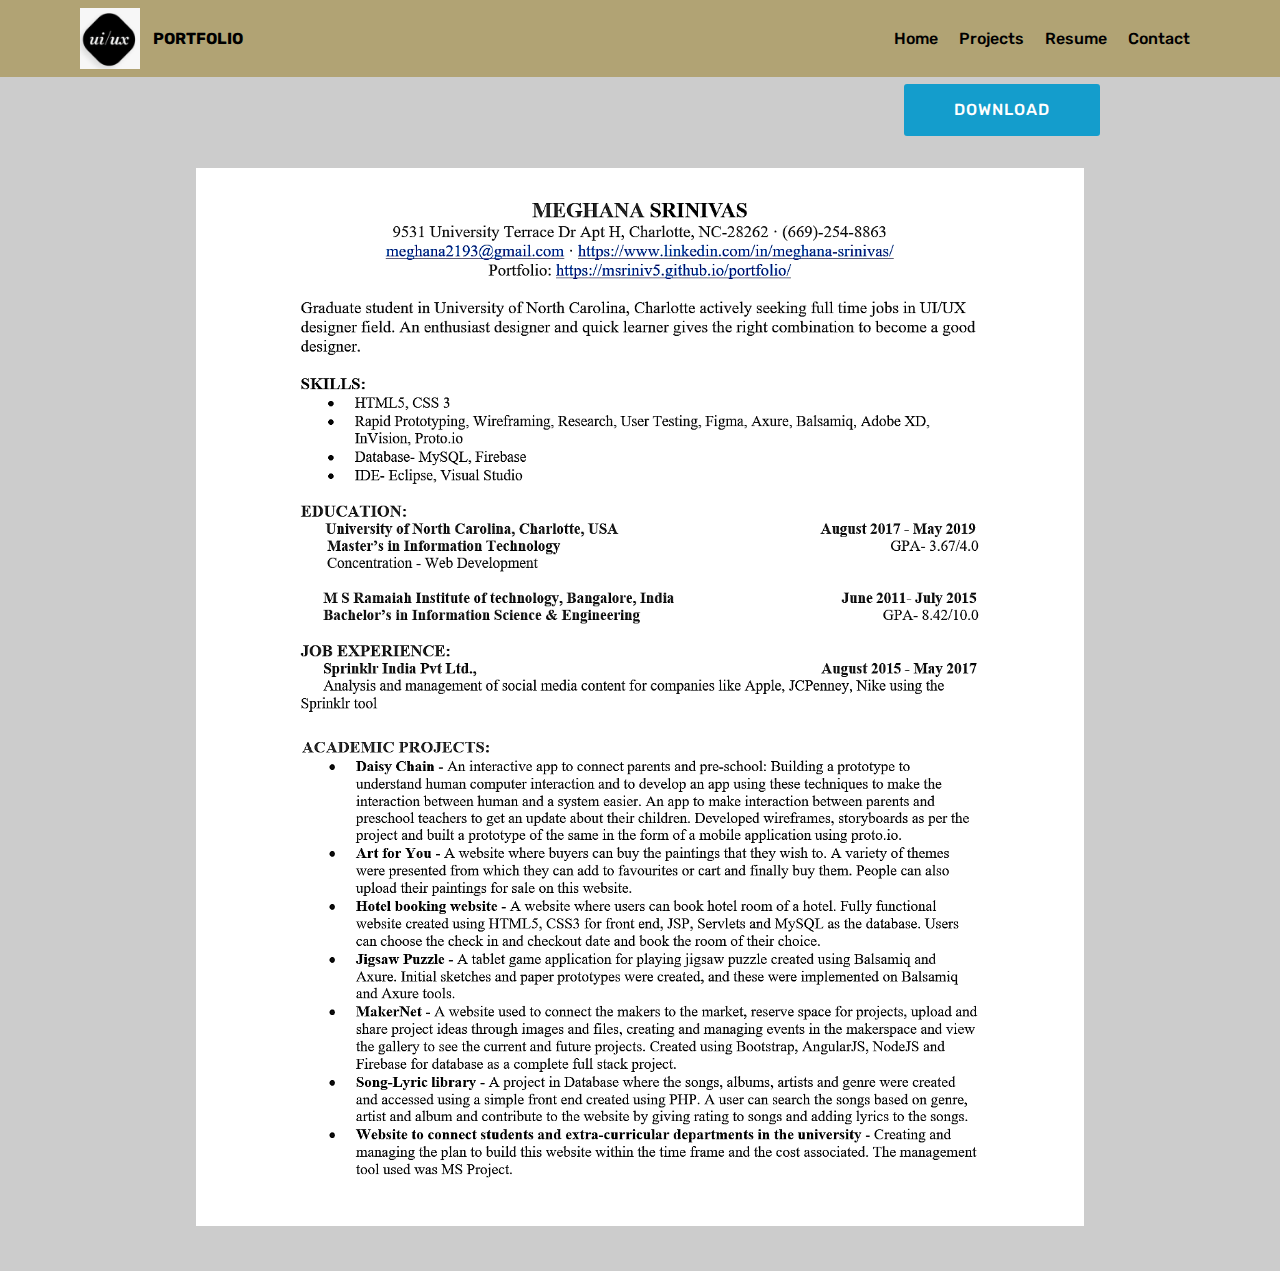
<file: page6.html>
<!DOCTYPE html>
<html >
<head>
  <!-- Site made with Mobirise Website Builder v4.8.8, https://mobirise.com -->
  <meta charset="UTF-8">
  <meta http-equiv="X-UA-Compatible" content="IE=edge">
  <meta name="generator" content="Mobirise v4.8.8, mobirise.com">
  <meta name="viewport" content="width=device-width, initial-scale=1, minimum-scale=1">
  <link rel="shortcut icon" href="assets/images/capture-146x147.png" type="image/x-icon">
  <meta name="description" content="Web Page Creator Description">
  <title>Resume</title>
  <link rel="stylesheet" href="assets/tether/tether.min.css">
  <link rel="stylesheet" href="assets/bootstrap/css/bootstrap.min.css">
  <link rel="stylesheet" href="assets/bootstrap/css/bootstrap-grid.min.css">
  <link rel="stylesheet" href="assets/bootstrap/css/bootstrap-reboot.min.css">
  <link rel="stylesheet" href="assets/dropdown/css/style.css">
  <link rel="stylesheet" href="assets/theme/css/style.css">
  <link rel="stylesheet" href="assets/mobirise/css/mbr-additional.css" type="text/css">
  
  
  
</head>
<body>
  <section class="menu cid-rbjuVBNsr0" once="menu" id="menu1-23">

    

    <nav class="navbar navbar-expand beta-menu navbar-dropdown align-items-center navbar-fixed-top navbar-toggleable-sm">
        <button class="navbar-toggler navbar-toggler-right" type="button" data-toggle="collapse" data-target="#navbarSupportedContent" aria-controls="navbarSupportedContent" aria-expanded="false" aria-label="Toggle navigation">
            <div class="hamburger">
                <span></span>
                <span></span>
                <span></span>
                <span></span>
            </div>
        </button>
        <div class="menu-logo">
            <div class="navbar-brand">
                <span class="navbar-logo">
                    <a href="https://mobirise.co">
                         <img src="assets/images/capture-146x147.png" alt="Mobirise" title="" style="height: 3.8rem;">
                    </a>
                </span>
                <span class="navbar-caption-wrap"><a class="navbar-caption text-black display-4" href="#top">
                        PORTFOLIO</a></span>
            </div>
        </div>
        <div class="collapse navbar-collapse" id="navbarSupportedContent">
            <ul class="navbar-nav nav-dropdown nav-right" data-app-modern-menu="true"><li class="nav-item">
                    <a class="nav-link link text-black display-4" href="https://mobirise.co">
                        </a>
                </li><li class="nav-item"><a class="nav-link link text-black display-4" href="index.html#header4-6">Home</a></li><li class="nav-item"><a class="nav-link link text-black display-4" href="index.html#header12-9">Projects</a></li><li class="nav-item"><a class="nav-link link text-black display-4" href="page6.html">Resume<br></a></li>
                <li class="nav-item">
                    <a class="nav-link link text-black display-4" href="page4.html">
                        
                        Contact</a>
                </li></ul>
            
        </div>
    </nav>
</section>

<section class="engine"><a href="https://mobirise.info/i">free site creation software</a></section><section class="mbr-section info1 cid-rcWIpgTUl2" id="info1-2e">

    

    
    <div class="container">
        <div class="row justify-content-center content-row">
            <div class="media-container-column title col-12 col-lg-7 col-md-6">
                
                
            </div>
            <div class="media-container-column col-12 col-lg-3 col-md-4">
                <div class="mbr-section-btn align-right py-4"><a class="btn btn-primary display-4" href="assets/files/Resume-UI.pdf" target="_blank">DOWNLOAD</a></div>
            </div>
        </div>
    </div>
</section>

<section class="cid-rcWDVtHvbJ" id="image3-2b">

    

    <figure class="mbr-figure container">
            <div class="image-block" style="width: 80%;">
                <img src="assets/images/picture1-1297x806.png" width="1400" alt="Mobirise" title="">
                
            </div>
    </figure>
</section>

<section class="cid-rcWOkZY5kb" id="image3-2g">

    

    <figure class="mbr-figure container">
            <div class="image-block" style="width: 80%;">
                <img src="assets/images/p2-1424x811.png" width="1400" alt="Mobirise" title="">
                
            </div>
    </figure>
</section>


  <script src="assets/web/assets/jquery/jquery.min.js"></script>
  <script src="assets/popper/popper.min.js"></script>
  <script src="assets/tether/tether.min.js"></script>
  <script src="assets/bootstrap/js/bootstrap.min.js"></script>
  <script src="assets/smoothscroll/smooth-scroll.js"></script>
  <script src="assets/dropdown/js/script.min.js"></script>
  <script src="assets/touchswipe/jquery.touch-swipe.min.js"></script>
  <script src="assets/theme/js/script.js"></script>
  
  
</body>
</html>
</file>
<file: assets/web/assets/mobirise-icons2/mobirise2.css>
@font-face {
  font-family: 'Moririse2';
  src:  url('mobirise2.eot?f2bix4');
  src:  url('mobirise2.eot?f2bix4#iefix') format('embedded-opentype'),
    url('mobirise2.ttf?f2bix4') format('truetype'),
    url('mobirise2.woff?f2bix4') format('woff'),
    url('mobirise2.svg?f2bix4#mobirise2') format('svg');
  font-weight: normal;
  font-style: normal;
}

[class^="mobi-"], [class*=" mobi-"] {
  /* use !important to prevent issues with browser extensions that change fonts */
  font-family: 'Moririse2' !important;
  speak: none;
  font-style: normal;
  font-weight: normal;
  font-variant: normal;
  text-transform: none;
  line-height: 1;

  /* Better Font Rendering =========== */
  -webkit-font-smoothing: antialiased;
  -moz-osx-font-smoothing: grayscale;
}

.mobi-mbri-add-submenu:before {
  content: "\e900";
}
.mobi-mbri-alert:before {
  content: "\e901";
}
.mobi-mbri-align-center:before {
  content: "\e902";
}
.mobi-mbri-align-justify:before {
  content: "\e903";
}
.mobi-mbri-align-left:before {
  content: "\e904";
}
.mobi-mbri-align-right:before {
  content: "\e905";
}
.mobi-mbri-android:before {
  content: "\e906";
}
.mobi-mbri-apple:before {
  content: "\e907";
}
.mobi-mbri-arrow-down:before {
  content: "\e908";
}
.mobi-mbri-arrow-next:before {
  content: "\e909";
}
.mobi-mbri-arrow-prev:before {
  content: "\e90a";
}
.mobi-mbri-arrow-up:before {
  content: "\e90b";
}
.mobi-mbri-bold:before {
  content: "\e90c";
}
.mobi-mbri-bookmark:before {
  content: "\e90d";
}
.mobi-mbri-bootstrap:before {
  content: "\e90e";
}
.mobi-mbri-briefcase:before {
  content: "\e90f";
}
.mobi-mbri-browse:before {
  content: "\e910";
}
.mobi-mbri-bulleted-list:before {
  content: "\e911";
}
.mobi-mbri-calendar:before {
  content: "\e912";
}
.mobi-mbri-camera:before {
  content: "\e913";
}
.mobi-mbri-cart-add:before {
  content: "\e914";
}
.mobi-mbri-cart-full:before {
  content: "\e915";
}
.mobi-mbri-cash:before {
  content: "\e916";
}
.mobi-mbri-change-style:before {
  content: "\e917";
}
.mobi-mbri-chat:before {
  content: "\e918";
}
.mobi-mbri-clock:before {
  content: "\e919";
}
.mobi-mbri-close:before {
  content: "\e91a";
}
.mobi-mbri-cloud:before {
  content: "\e91b";
}
.mobi-mbri-code:before {
  content: "\e91c";
}
.mobi-mbri-contact-form:before {
  content: "\e91d";
}
.mobi-mbri-credit-card:before {
  content: "\e91e";
}
.mobi-mbri-cursor-click:before {
  content: "\e91f";
}
.mobi-mbri-cust-feedback:before {
  content: "\e920";
}
.mobi-mbri-database:before {
  content: "\e921";
}
.mobi-mbri-delivery:before {
  content: "\e922";
}
.mobi-mbri-desktop:before {
  content: "\e923";
}
.mobi-mbri-devices:before {
  content: "\e924";
}
.mobi-mbri-down:before {
  content: "\e925";
}
.mobi-mbri-download-2:before {
  content: "\e926";
}
.mobi-mbri-download:before {
  content: "\e927";
}
.mobi-mbri-drag-n-drop-2:before {
  content: "\e928";
}
.mobi-mbri-drag-n-drop:before {
  content: "\e929";
}
.mobi-mbri-edit-2:before {
  content: "\e92a";
}
.mobi-mbri-edit:before {
  content: "\e92b";
}
.mobi-mbri-error:before {
  content: "\e92c";
}
.mobi-mbri-extension:before {
  content: "\e92d";
}
.mobi-mbri-features:before {
  content: "\e92e";
}
.mobi-mbri-file:before {
  content: "\e92f";
}
.mobi-mbri-flag:before {
  content: "\e930";
}
.mobi-mbri-folder:before {
  content: "\e931";
}
.mobi-mbri-gift:before {
  content: "\e932";
}
.mobi-mbri-github:before {
  content: "\e933";
}
.mobi-mbri-globe-2:before {
  content: "\e934";
}
.mobi-mbri-globe:before {
  content: "\e935";
}
.mobi-mbri-growing-chart:before {
  content: "\e936";
}
.mobi-mbri-hearth:before {
  content: "\e937";
}
.mobi-mbri-help:before {
  content: "\e938";
}
.mobi-mbri-home:before {
  content: "\e939";
}
.mobi-mbri-hot-cup:before {
  content: "\e93a";
}
.mobi-mbri-idea:before {
  content: "\e93b";
}
.mobi-mbri-image-gallery:before {
  content: "\e93c";
}
.mobi-mbri-image-slider:before {
  content: "\e93d";
}
.mobi-mbri-info:before {
  content: "\e93e";
}
.mobi-mbri-italic:before {
  content: "\e93f";
}
.mobi-mbri-key:before {
  content: "\e940";
}
.mobi-mbri-laptop:before {
  content: "\e941";
}
.mobi-mbri-layers:before {
  content: "\e942";
}
.mobi-mbri-left-right:before {
  content: "\e943";
}
.mobi-mbri-left:before {
  content: "\e944";
}
.mobi-mbri-letter:before {
  content: "\e945";
}
.mobi-mbri-like:before {
  content: "\e946";
}
.mobi-mbri-link:before {
  content: "\e947";
}
.mobi-mbri-lock:before {
  content: "\e948";
}
.mobi-mbri-login:before {
  content: "\e949";
}
.mobi-mbri-logout:before {
  content: "\e94a";
}
.mobi-mbri-magic-stick:before {
  content: "\e94b";
}
.mobi-mbri-map-pin:before {
  content: "\e94c";
}
.mobi-mbri-menu:before {
  content: "\e94d";
}
.mobi-mbri-mobile-2:before {
  content: "\e94e";
}
.mobi-mbri-mobile-horizontal:before {
  content: "\e94f";
}
.mobi-mbri-mobile:before {
  content: "\e950";
}
.mobi-mbri-mobirise:before {
  content: "\e951";
}
.mobi-mbri-more-horizontal:before {
  content: "\e952";
}
.mobi-mbri-more-vertical:before {
  content: "\e953";
}
.mobi-mbri-music:before {
  content: "\e954";
}
.mobi-mbri-new-file:before {
  content: "\e955";
}
.mobi-mbri-numbered-list:before {
  content: "\e956";
}
.mobi-mbri-opened-folder:before {
  content: "\e957";
}
.mobi-mbri-pages:before {
  content: "\e958";
}
.mobi-mbri-paper-plane:before {
  content: "\e959";
}
.mobi-mbri-paperclip:before {
  content: "\e95a";
}
.mobi-mbri-phone:before {
  content: "\e95b";
}
.mobi-mbri-photo:before {
  content: "\e95c";
}
.mobi-mbri-photos:before {
  content: "\e95d";
}
.mobi-mbri-pin:before {
  content: "\e95e";
}
.mobi-mbri-play:before {
  content: "\e95f";
}
.mobi-mbri-plus:before {
  content: "\e960";
}
.mobi-mbri-preview:before {
  content: "\e961";
}
.mobi-mbri-print:before {
  content: "\e962";
}
.mobi-mbri-protect:before {
  content: "\e963";
}
.mobi-mbri-question:before {
  content: "\e964";
}
.mobi-mbri-quote-left:before {
  content: "\e965";
}
.mobi-mbri-quote-right:before {
  content: "\e966";
}
.mobi-mbri-redo:before {
  content: "\e967";
}
.mobi-mbri-refresh:before {
  content: "\e968";
}
.mobi-mbri-responsive-2:before {
  content: "\e969";
}
.mobi-mbri-responsive:before {
  content: "\e96a";
}
.mobi-mbri-right:before {
  content: "\e96b";
}
.mobi-mbri-rocket:before {
  content: "\e96c";
}
.mobi-mbri-sad-face:before {
  content: "\e96d";
}
.mobi-mbri-sale:before {
  content: "\e96e";
}
.mobi-mbri-save:before {
  content: "\e96f";
}
.mobi-mbri-search:before {
  content: "\e970";
}
.mobi-mbri-setting-2:before {
  content: "\e971";
}
.mobi-mbri-setting-3:before {
  content: "\e972";
}
.mobi-mbri-setting:before {
  content: "\e973";
}
.mobi-mbri-share:before {
  content: "\e974";
}
.mobi-mbri-shopping-bag:before {
  content: "\e975";
}
.mobi-mbri-shopping-basket:before {
  content: "\e976";
}
.mobi-mbri-shopping-cart:before {
  content: "\e977";
}
.mobi-mbri-sites:before {
  content: "\e978";
}
.mobi-mbri-smile-face:before {
  content: "\e979";
}
.mobi-mbri-speed:before {
  content: "\e97a";
}
.mobi-mbri-star:before {
  content: "\e97b";
}
.mobi-mbri-success:before {
  content: "\e97c";
}
.mobi-mbri-sun:before {
  content: "\e97d";
}
.mobi-mbri-sun2:before {
  content: "\e97e";
}
.mobi-mbri-tablet-vertical:before {
  content: "\e97f";
}
.mobi-mbri-tablet:before {
  content: "\e980";
}
.mobi-mbri-target:before {
  content: "\e981";
}
.mobi-mbri-timer:before {
  content: "\e982";
}
.mobi-mbri-to-ftp:before {
  content: "\e983";
}
.mobi-mbri-to-local-drive:before {
  content: "\e984";
}
.mobi-mbri-touch-swipe:before {
  content: "\e985";
}
.mobi-mbri-touch:before {
  content: "\e986";
}
.mobi-mbri-trash:before {
  content: "\e987";
}
.mobi-mbri-underline:before {
  content: "\e988";
}
.mobi-mbri-undo:before {
  content: "\e989";
}
.mobi-mbri-unlink:before {
  content: "\e98a";
}
.mobi-mbri-unlock:before {
  content: "\e98b";
}
.mobi-mbri-up-down:before {
  content: "\e98c";
}
.mobi-mbri-up:before {
  content: "\e98d";
}
.mobi-mbri-update:before {
  content: "\e98e";
}
.mobi-mbri-upload-2:before {
  content: "\e98f";
}
.mobi-mbri-upload:before {
  content: "\e990";
}
.mobi-mbri-user-2:before {
  content: "\e991";
}
.mobi-mbri-user:before {
  content: "\e992";
}
.mobi-mbri-users:before {
  content: "\e993";
}
.mobi-mbri-video-play:before {
  content: "\e994";
}
.mobi-mbri-video:before {
  content: "\e995";
}
.mobi-mbri-watch:before {
  content: "\e996";
}
.mobi-mbri-website-theme-2:before {
  content: "\e997";
}
.mobi-mbri-website-theme:before {
  content: "\e998";
}
.mobi-mbri-wifi:before {
  content: "\e999";
}
.mobi-mbri-windows:before {
  content: "\e99a";
}
.mobi-mbri-zoom-in:before {
  content: "\e99b";
}
.mobi-mbri-zoom-out:before {
  content: "\e99c";
}
</file>
<file: assets/web/assets/mobirise-icons-bold/mobirise-icons-bold.css>
@font-face {
  font-family: 'mobirise-icons-bold';
  src:  url('mobirise-icons-bold.eot?m1l4yr');
  src:  url('mobirise-icons-bold.eot?m1l4yr#iefix') format('embedded-opentype'),
    url('mobirise-icons-bold.ttf?m1l4yr') format('truetype'),
    url('mobirise-icons-bold.woff?m1l4yr') format('woff'),
    url('mobirise-icons-bold.svg?m1l4yr#mobirise-icons-bold') format('svg');
  font-weight: normal;
  font-style: normal;
}

[class^="mbrib-"], [class*="mbrib-"] {
  /* use !important to prevent issues with browser extensions that change fonts */
  font-family: 'mobirise-icons-bold' !important;
  speak: none;
  font-style: normal;
  font-weight: normal;
  font-variant: normal;
  text-transform: none;
  line-height: 1;

  /* Better Font Rendering =========== */
  -webkit-font-smoothing: antialiased;
  -moz-osx-font-smoothing: grayscale;
}

.mbrib-add-submenu:before {
  content: "\e900";
}
.mbrib-alert:before {
  content: "\e901";
}
.mbrib-align-center:before {
  content: "\e902";
}
.mbrib-align-justify:before {
  content: "\e903";
}
.mbrib-align-left:before {
  content: "\e904";
}
.mbrib-align-right:before {
  content: "\e905";
}
.mbrib-android:before {
  content: "\e906";
}
.mbrib-apple:before {
  content: "\e907";
}
.mbrib-arrow-down:before {
  content: "\e908";
}
.mbrib-arrow-next:before {
  content: "\e909";
}
.mbrib-arrow-prev:before {
  content: "\e90a";
}
.mbrib-arrow-up:before {
  content: "\e90b";
}
.mbrib-bold:before {
  content: "\e90c";
}
.mbrib-bookmark:before {
  content: "\e90d";
}
.mbrib-bootstrap:before {
  content: "\e90e";
}
.mbrib-briefcase:before {
  content: "\e90f";
}
.mbrib-browse:before {
  content: "\e910";
}
.mbrib-bulleted-list:before {
  content: "\e911";
}
.mbrib-calendar:before {
  content: "\e912";
}
.mbrib-camera:before {
  content: "\e913";
}
.mbrib-cart-add:before {
  content: "\e914";
}
.mbrib-cart-full:before {
  content: "\e915";
}
.mbrib-cash:before {
  content: "\e916";
}
.mbrib-change-style:before {
  content: "\e917";
}
.mbrib-chat:before {
  content: "\e918";
}
.mbrib-clock:before {
  content: "\e919";
}
.mbrib-close:before {
  content: "\e91a";
}
.mbrib-cloud:before {
  content: "\e91b";
}
.mbrib-code:before {
  content: "\e91c";
}
.mbrib-contact-form:before {
  content: "\e91d";
}
.mbrib-credit-card:before {
  content: "\e91e";
}
.mbrib-cursor-click:before {
  content: "\e91f";
}
.mbrib-cust-feedback:before {
  content: "\e920";
}
.mbrib-database:before {
  content: "\e921";
}
.mbrib-delivery:before {
  content: "\e922";
}
.mbrib-desktop:before {
  content: "\e923";
}
.mbrib-devices:before {
  content: "\e924";
}
.mbrib-down:before {
  content: "\e925";
}
.mbrib-download:before {
  content: "\e926";
}
.mbrib-drag-n-drop:before {
  content: "\e927";
}
.mbrib-drag-n-drop2:before {
  content: "\e928";
}
.mbrib-edit:before {
  content: "\e929";
}
.mbrib-edit2:before {
  content: "\e92a";
}
.mbrib-error:before {
  content: "\e92b";
}
.mbrib-extension:before {
  content: "\e92c";
}
.mbrib-features:before {
  content: "\e92d";
}
.mbrib-file:before {
  content: "\e92e";
}
.mbrib-flag:before {
  content: "\e92f";
}
.mbrib-folder:before {
  content: "\e930";
}
.mbrib-gift:before {
  content: "\e931";
}
.mbrib-github:before {
  content: "\e932";
}
.mbrib-globe-2:before {
  content: "\e933";
}
.mbrib-globe:before {
  content: "\e934";
}
.mbrib-growing-chart:before {
  content: "\e935";
}
.mbrib-hearth:before {
  content: "\e936";
}
.mbrib-help:before {
  content: "\e937";
}
.mbrib-home:before {
  content: "\e938";
}
.mbrib-hot-cup:before {
  content: "\e939";
}
.mbrib-idea:before {
  content: "\e93a";
}
.mbrib-image-gallery:before {
  content: "\e93b";
}
.mbrib-image-slider:before {
  content: "\e93c";
}
.mbrib-info:before {
  content: "\e93d";
}
.mbrib-italic:before {
  content: "\e93e";
}
.mbrib-key:before {
  content: "\e93f";
}
.mbrib-laptop:before {
  content: "\e940";
}
.mbrib-layers:before {
  content: "\e941";
}
.mbrib-left-right:before {
  content: "\e942";
}
.mbrib-left:before {
  content: "\e943";
}
.mbrib-letter:before {
  content: "\e944";
}
.mbrib-like:before {
  content: "\e945";
}
.mbrib-link:before {
  content: "\e946";
}
.mbrib-lock:before {
  content: "\e947";
}
.mbrib-login:before {
  content: "\e948";
}
.mbrib-logout:before {
  content: "\e949";
}
.mbrib-magic-stick:before {
  content: "\e94a";
}
.mbrib-map-pin:before {
  content: "\e94b";
}
.mbrib-menu:before {
  content: "\e94c";
}
.mbrib-mobile:before {
  content: "\e94d";
}
.mbrib-mobile2:before {
  content: "\e94e";
}
.mbrib-mobirise:before {
  content: "\e94f";
}
.mbrib-more-horizontal:before {
  content: "\e950";
}
.mbrib-more-vertical:before {
  content: "\e951";
}
.mbrib-music:before {
  content: "\e952";
}
.mbrib-new-file:before {
  content: "\e953";
}
.mbrib-numbered-list:before {
  content: "\e954";
}
.mbrib-opened-folder:before {
  content: "\e955";
}
.mbrib-pages:before {
  content: "\e956";
}
.mbrib-paper-plane:before {
  content: "\e957";
}
.mbrib-paperclip:before {
  content: "\e958";
}
.mbrib-photo:before {
  content: "\e959";
}
.mbrib-photos:before {
  content: "\e95a";
}
.mbrib-pin:before {
  content: "\e95b";
}
.mbrib-play:before {
  content: "\e95c";
}
.mbrib-plus:before {
  content: "\e95d";
}
.mbrib-preview:before {
  content: "\e95e";
}
.mbrib-print:before {
  content: "\e95f";
}
.mbrib-protect:before {
  content: "\e960";
}
.mbrib-question:before {
  content: "\e961";
}
.mbrib-quote-left:before {
  content: "\e962";
}
.mbrib-quote-right:before {
  content: "\e963";
}
.mbrib-redo:before {
  content: "\e964";
}
.mbrib-refresh:before {
  content: "\e965";
}
.mbrib-responsive:before {
  content: "\e966";
}
.mbrib-right:before {
  content: "\e967";
}
.mbrib-rocket:before {
  content: "\e968";
}
.mbrib-sad-face:before {
  content: "\e969";
}
.mbrib-sale:before {
  content: "\e96a";
}
.mbrib-save:before {
  content: "\e96b";
}
.mbrib-search:before {
  content: "\e96c";
}
.mbrib-setting:before {
  content: "\e96d";
}
.mbrib-setting2:before {
  content: "\e96e";
}
.mbrib-setting3:before {
  content: "\e96f";
}
.mbrib-share:before {
  content: "\e970";
}
.mbrib-shopping-bag:before {
  content: "\e971";
}
.mbrib-shopping-basket:before {
  content: "\e972";
}
.mbrib-shopping-cart:before {
  content: "\e973";
}
.mbrib-sites:before {
  content: "\e974";
}
.mbrib-smile-face:before {
  content: "\e975";
}
.mbrib-speed:before {
  content: "\e976";
}
.mbrib-star:before {
  content: "\e977";
}
.mbrib-success:before {
  content: "\e978";
}
.mbrib-sun:before {
  content: "\e979";
}
.mbrib-sun2:before {
  content: "\e97a";
}
.mbrib-tablet-vertical:before {
  content: "\e97b";
}
.mbrib-tablet:before {
  content: "\e97c";
}
.mbrib-target:before {
  content: "\e97d";
}
.mbrib-timer:before {
  content: "\e97e";
}
.mbrib-to-ftp:before {
  content: "\e97f";
}
.mbrib-to-local-drive:before {
  content: "\e980";
}
.mbrib-touch-swipe:before {
  content: "\e981";
}
.mbrib-touch:before {
  content: "\e982";
}
.mbrib-trash:before {
  content: "\e983";
}
.mbrib-underline:before {
  content: "\e984";
}
.mbrib-undo:before {
  content: "\e985";
}
.mbrib-unlink:before {
  content: "\e986";
}
.mbrib-unlock:before {
  content: "\e987";
}
.mbrib-up-down:before {
  content: "\e988";
}
.mbrib-up:before {
  content: "\e989";
}
.mbrib-update:before {
  content: "\e98a";
}
.mbrib-upload:before {
  content: "\e98b";
}
.mbrib-user:before {
  content: "\e98c";
}
.mbrib-user2:before {
  content: "\e98d";
}
.mbrib-users:before {
  content: "\e98e";
}
.mbrib-video-play:before {
  content: "\e98f";
}
.mbrib-video:before {
  content: "\e990";
}
.mbrib-watch:before {
  content: "\e991";
}
.mbrib-website-theme:before {
  content: "\e992";
}
.mbrib-wifi:before {
  content: "\e993";
}
.mbrib-windows:before {
  content: "\e994";
}
.mbrib-zoom-out:before {
  content: "\e995";
}
</file>
<file: assets/web/assets/mobirise-icons/mobirise-icons.css>
@font-face {
  font-family: 'MobiriseIcons';
  src:  url('mobirise-icons.eot?spat4u');
  src:  url('mobirise-icons.eot?spat4u#iefix') format('embedded-opentype'),
    url('mobirise-icons.ttf?spat4u') format('truetype'),
    url('mobirise-icons.woff?spat4u') format('woff'),
    url('mobirise-icons.svg?spat4u#MobiriseIcons') format('svg');
  font-weight: normal;
  font-style: normal;
}

[class^="mbri-"], [class*=" mbri-"] {
  /* use !important to prevent issues with browser extensions that change fonts */
  font-family: MobiriseIcons !important;
  speak: none;
  font-style: normal;
  font-weight: normal;
  font-variant: normal;
  text-transform: none;
  line-height: 1;

  /* Better Font Rendering =========== */
  -webkit-font-smoothing: antialiased;
  -moz-osx-font-smoothing: grayscale;
}

.mbri-add-submenu:before {
  content: "\e900";
}
.mbri-alert:before {
  content: "\e901";
}
.mbri-align-center:before {
  content: "\e902";
}
.mbri-align-justify:before {
  content: "\e903";
}
.mbri-align-left:before {
  content: "\e904";
}
.mbri-align-right:before {
  content: "\e905";
}
.mbri-android:before {
  content: "\e906";
}
.mbri-apple:before {
  content: "\e907";
}
.mbri-arrow-down:before {
  content: "\e908";
}
.mbri-arrow-next:before {
  content: "\e909";
}
.mbri-arrow-prev:before {
  content: "\e90a";
}
.mbri-arrow-up:before {
  content: "\e90b";
}
.mbri-bold:before {
  content: "\e90c";
}
.mbri-bookmark:before {
  content: "\e90d";
}
.mbri-bootstrap:before {
  content: "\e90e";
}
.mbri-briefcase:before {
  content: "\e90f";
}
.mbri-browse:before {
  content: "\e910";
}
.mbri-bulleted-list:before {
  content: "\e911";
}
.mbri-calendar:before {
  content: "\e912";
}
.mbri-camera:before {
  content: "\e913";
}
.mbri-cart-add:before {
  content: "\e914";
}
.mbri-cart-full:before {
  content: "\e915";
}
.mbri-cash:before {
  content: "\e916";
}
.mbri-change-style:before {
  content: "\e917";
}
.mbri-chat:before {
  content: "\e918";
}
.mbri-clock:before {
  content: "\e919";
}
.mbri-close:before {
  content: "\e91a";
}
.mbri-cloud:before {
  content: "\e91b";
}
.mbri-code:before {
  content: "\e91c";
}
.mbri-contact-form:before {
  content: "\e91d";
}
.mbri-credit-card:before {
  content: "\e91e";
}
.mbri-cursor-click:before {
  content: "\e91f";
}
.mbri-cust-feedback:before {
  content: "\e920";
}
.mbri-database:before {
  content: "\e921";
}
.mbri-delivery:before {
  content: "\e922";
}
.mbri-desktop:before {
  content: "\e923";
}
.mbri-devices:before {
  content: "\e924";
}
.mbri-down:before {
  content: "\e925";
}
.mbri-download:before {
  content: "\e989";
}
.mbri-drag-n-drop:before {
  content: "\e927";
}
.mbri-drag-n-drop2:before {
  content: "\e928";
}
.mbri-edit:before {
  content: "\e929";
}
.mbri-edit2:before {
  content: "\e92a";
}
.mbri-error:before {
  content: "\e92b";
}
.mbri-extension:before {
  content: "\e92c";
}
.mbri-features:before {
  content: "\e92d";
}
.mbri-file:before {
  content: "\e92e";
}
.mbri-flag:before {
  content: "\e92f";
}
.mbri-folder:before {
  content: "\e930";
}
.mbri-gift:before {
  content: "\e931";
}
.mbri-github:before {
  content: "\e932";
}
.mbri-globe:before {
  content: "\e933";
}
.mbri-globe-2:before {
  content: "\e934";
}
.mbri-growing-chart:before {
  content: "\e935";
}
.mbri-hearth:before {
  content: "\e936";
}
.mbri-help:before {
  content: "\e937";
}
.mbri-home:before {
  content: "\e938";
}
.mbri-hot-cup:before {
  content: "\e939";
}
.mbri-idea:before {
  content: "\e93a";
}
.mbri-image-gallery:before {
  content: "\e93b";
}
.mbri-image-slider:before {
  content: "\e93c";
}
.mbri-info:before {
  content: "\e93d";
}
.mbri-italic:before {
  content: "\e93e";
}
.mbri-key:before {
  content: "\e93f";
}
.mbri-laptop:before {
  content: "\e940";
}
.mbri-layers:before {
  content: "\e941";
}
.mbri-left-right:before {
  content: "\e942";
}
.mbri-left:before {
  content: "\e943";
}
.mbri-letter:before {
  content: "\e944";
}
.mbri-like:before {
  content: "\e945";
}
.mbri-link:before {
  content: "\e946";
}
.mbri-lock:before {
  content: "\e947";
}
.mbri-login:before {
  content: "\e948";
}
.mbri-logout:before {
  content: "\e949";
}
.mbri-magic-stick:before {
  content: "\e94a";
}
.mbri-map-pin:before {
  content: "\e94b";
}
.mbri-menu:before {
  content: "\e94c";
}
.mbri-mobile:before {
  content: "\e94d";
}
.mbri-mobile2:before {
  content: "\e94e";
}
.mbri-mobirise:before {
  content: "\e94f";
}
.mbri-more-horizontal:before {
  content: "\e950";
}
.mbri-more-vertical:before {
  content: "\e951";
}
.mbri-music:before {
  content: "\e952";
}
.mbri-new-file:before {
  content: "\e953";
}
.mbri-numbered-list:before {
  content: "\e954";
}
.mbri-opened-folder:before {
  content: "\e955";
}
.mbri-pages:before {
  content: "\e956";
}
.mbri-paper-plane:before {
  content: "\e957";
}
.mbri-paperclip:before {
  content: "\e958";
}
.mbri-photo:before {
  content: "\e959";
}
.mbri-photos:before {
  content: "\e95a";
}
.mbri-pin:before {
  content: "\e95b";
}
.mbri-play:before {
  content: "\e95c";
}
.mbri-plus:before {
  content: "\e95d";
}
.mbri-preview:before {
  content: "\e95e";
}
.mbri-print:before {
  content: "\e95f";
}
.mbri-protect:before {
  content: "\e960";
}
.mbri-question:before {
  content: "\e961";
}
.mbri-quote-left:before {
  content: "\e962";
}
.mbri-quote-right:before {
  content: "\e963";
}
.mbri-refresh:before {
  content: "\e964";
}
.mbri-responsive:before {
  content: "\e965";
}
.mbri-right:before {
  content: "\e966";
}
.mbri-rocket:before {
  content: "\e967";
}
.mbri-sad-face:before {
  content: "\e968";
}
.mbri-sale:before {
  content: "\e969";
}
.mbri-save:before {
  content: "\e96a";
}
.mbri-search:before {
  content: "\e96b";
}
.mbri-setting:before {
  content: "\e96c";
}
.mbri-setting2:before {
  content: "\e96d";
}
.mbri-setting3:before {
  content: "\e96e";
}
.mbri-share:before {
  content: "\e96f";
}
.mbri-shopping-bag:before {
  content: "\e970";
}
.mbri-shopping-basket:before {
  content: "\e971";
}
.mbri-shopping-cart:before {
  content: "\e972";
}
.mbri-sites:before {
  content: "\e973";
}
.mbri-smile-face:before {
  content: "\e974";
}
.mbri-speed:before {
  content: "\e975";
}
.mbri-star:before {
  content: "\e976";
}
.mbri-success:before {
  content: "\e977";
}
.mbri-sun:before {
  content: "\e978";
}
.mbri-sun2:before {
  content: "\e979";
}
.mbri-tablet:before {
  content: "\e97a";
}
.mbri-tablet-vertical:before {
  content: "\e97b";
}
.mbri-target:before {
  content: "\e97c";
}
.mbri-timer:before {
  content: "\e97d";
}
.mbri-to-ftp:before {
  content: "\e97e";
}
.mbri-to-local-drive:before {
  content: "\e97f";
}
.mbri-touch-swipe:before {
  content: "\e980";
}
.mbri-touch:before {
  content: "\e981";
}
.mbri-trash:before {
  content: "\e982";
}
.mbri-underline:before {
  content: "\e983";
}
.mbri-unlink:before {
  content: "\e984";
}
.mbri-unlock:before {
  content: "\e985";
}
.mbri-up-down:before {
  content: "\e986";
}
.mbri-up:before {
  content: "\e987";
}
.mbri-update:before {
  content: "\e988";
}
.mbri-upload:before {
 content: "\e926"; 
}
.mbri-user:before {
  content: "\e98a";
}
.mbri-user2:before {
  content: "\e98b";
}
.mbri-users:before {
  content: "\e98c";
}
.mbri-video:before {
  content: "\e98d";
}
.mbri-video-play:before {
  content: "\e98e";
}
.mbri-watch:before {
  content: "\e98f";
}
.mbri-website-theme:before {
  content: "\e990";
}
.mbri-wifi:before {
  content: "\e991";
}
.mbri-windows:before {
  content: "\e992";
}
.mbri-zoom-out:before {
  content: "\e993";
}
.mbri-redo:before {
  content: "\e994";
}
.mbri-undo:before {
  content: "\e995";
}
</file>
<file: assets/dropdown/css/style.css>
.navbar-dropdown {
  left: 0;
  padding: 0;
  position: absolute;
  right: 0;
  top: 0;
  transition: all 0.45s ease;
  z-index: 1030;
  background: #282828; }
  .navbar-dropdown .navbar-logo {
    margin-right: 0.8rem;
    transition: margin 0.3s ease-in-out;
    vertical-align: middle; }
    .navbar-dropdown .navbar-logo img {
      height: 3.125rem;
      transition: all 0.3s ease-in-out; }
    .navbar-dropdown .navbar-logo.mbr-iconfont {
      font-size: 3.125rem;
      line-height: 3.125rem; }
  .navbar-dropdown .navbar-caption {
    font-weight: 700;
    white-space: normal;
    vertical-align: -4px;
    line-height: 3.125rem !important; }
    .navbar-dropdown .navbar-caption, .navbar-dropdown .navbar-caption:hover {
      color: inherit;
      text-decoration: none; }
  .navbar-dropdown .mbr-iconfont + .navbar-caption {
    vertical-align: -1px; }
  .navbar-dropdown.navbar-fixed-top {
    position: fixed; }
  .navbar-dropdown .navbar-brand span {
    vertical-align: -4px; }
  .navbar-dropdown.bg-color.transparent {
    background: none; }
  .navbar-dropdown.navbar-short .navbar-brand {
    padding: 0.625rem 0; }
    .navbar-dropdown.navbar-short .navbar-brand span {
      vertical-align: -1px; }
  .navbar-dropdown.navbar-short .navbar-caption {
    line-height: 2.375rem !important;
    vertical-align: -2px; }
  .navbar-dropdown.navbar-short .navbar-logo {
    margin-right: 0.5rem; }
    .navbar-dropdown.navbar-short .navbar-logo img {
      height: 2.375rem; }
    .navbar-dropdown.navbar-short .navbar-logo.mbr-iconfont {
      font-size: 2.375rem;
      line-height: 2.375rem; }
  .navbar-dropdown.navbar-short .mbr-table-cell {
    height: 3.625rem; }
  .navbar-dropdown .navbar-close {
    left: 0.6875rem;
    position: fixed;
    top: 0.75rem;
    z-index: 1000; }
  .navbar-dropdown .hamburger-icon {
    content: "";
    display: inline-block;
    vertical-align: middle;
    width: 16px;
    -webkit-box-shadow: 0 -6px 0 1px #282828,0 0 0 1px #282828,0 6px 0 1px #282828;
    -moz-box-shadow: 0 -6px 0 1px #282828,0 0 0 1px #282828,0 6px 0 1px #282828;
    box-shadow: 0 -6px 0 1px #282828,0 0 0 1px #282828,0 6px 0 1px #282828; }

.dropdown-menu .dropdown-toggle[data-toggle="dropdown-submenu"]::after {
  border-bottom: 0.35em solid transparent;
  border-left: 0.35em solid;
  border-right: 0;
  border-top: 0.35em solid transparent;
  margin-left: 0.3rem; }

.dropdown-menu .dropdown-item:focus {
  outline: 0; }

.nav-dropdown {
  font-size: 0.75rem;
  font-weight: 500;
  height: auto !important; }
  .nav-dropdown .nav-btn {
    padding-left: 1rem; }
  .nav-dropdown .link {
    margin: .667em 1.667em;
    font-weight: 500;
    padding: 0;
    transition: color .2s ease-in-out; }
    .nav-dropdown .link.dropdown-toggle {
      margin-right: 2.583em; }
      .nav-dropdown .link.dropdown-toggle::after {
        margin-left: .25rem;
        border-top: 0.35em solid;
        border-right: 0.35em solid transparent;
        border-left: 0.35em solid transparent;
        border-bottom: 0; }
      .nav-dropdown .link.dropdown-toggle[aria-expanded="true"] {
        margin: 0;
        padding: 0.667em 3.263em  0.667em 1.667em; }
  .nav-dropdown .link::after,
  .nav-dropdown .dropdown-item::after {
    color: inherit; }
  .nav-dropdown .btn {
    font-size: 0.75rem;
    font-weight: 700;
    letter-spacing: 0;
    margin-bottom: 0;
    padding-left: 1.25rem;
    padding-right: 1.25rem; }
  .nav-dropdown .dropdown-menu {
    border-radius: 0;
    border: 0;
    left: 0;
    margin: 0;
    padding-bottom: 1.25rem;
    padding-top: 1.25rem;
    position: relative; }
  .nav-dropdown .dropdown-submenu {
    margin-left: 0.125rem;
    top: 0; }
  .nav-dropdown .dropdown-item {
    font-weight: 500;
    line-height: 2;
    padding: 0.3846em 4.615em 0.3846em 1.5385em;
    position: relative;
    transition: color .2s ease-in-out, background-color .2s ease-in-out; }
    .nav-dropdown .dropdown-item::after {
      margin-top: -0.3077em;
      position: absolute;
      right: 1.1538em;
      top: 50%; }
    .nav-dropdown .dropdown-item:focus, .nav-dropdown .dropdown-item:hover {
      background: none; }

@media (max-width: 767px) {
  .nav-dropdown.navbar-toggleable-sm {
    bottom: 0;
    display: none;
    left: 0;
    overflow-x: hidden;
    position: fixed;
    top: 0;
    transform: translateX(-100%);
    -ms-transform: translateX(-100%);
    -webkit-transform: translateX(-100%);
    width: 18.75rem;
    z-index: 999; } }
.nav-dropdown.navbar-toggleable-xl {
  bottom: 0;
  display: none;
  left: 0;
  overflow-x: hidden;
  position: fixed;
  top: 0;
  transform: translateX(-100%);
  -ms-transform: translateX(-100%);
  -webkit-transform: translateX(-100%);
  width: 18.75rem;
  z-index: 999; }

.nav-dropdown-sm {
  display: block !important;
  overflow-x: hidden;
  overflow: auto;
  padding-top: 3.875rem; }
  .nav-dropdown-sm::after {
    content: "";
    display: block;
    height: 3rem;
    width: 100%; }
  .nav-dropdown-sm.collapse.in ~ .navbar-close {
    display: block !important; }
  .nav-dropdown-sm.collapsing, .nav-dropdown-sm.collapse.in {
    transform: translateX(0);
    -ms-transform: translateX(0);
    -webkit-transform: translateX(0);
    transition: all 0.25s ease-out;
    -webkit-transition: all 0.25s ease-out;
    background: #282828; }
  .nav-dropdown-sm.collapsing[aria-expanded="false"] {
    transform: translateX(-100%);
    -ms-transform: translateX(-100%);
    -webkit-transform: translateX(-100%); }
  .nav-dropdown-sm .nav-item {
    display: block;
    margin-left: 0 !important;
    padding-left: 0; }
  .nav-dropdown-sm .link,
  .nav-dropdown-sm .dropdown-item {
    border-top: 1px dotted rgba(255, 255, 255, 0.1);
    font-size: 0.8125rem;
    line-height: 1.6;
    margin: 0 !important;
    padding: 0.875rem 2.4rem 0.875rem 1.5625rem !important;
    position: relative;
    white-space: normal; }
    .nav-dropdown-sm .link:focus, .nav-dropdown-sm .link:hover,
    .nav-dropdown-sm .dropdown-item:focus,
    .nav-dropdown-sm .dropdown-item:hover {
      background: rgba(0, 0, 0, 0.2) !important;
      color: #c0a375; }
  .nav-dropdown-sm .nav-btn {
    position: relative;
    padding: 1.5625rem 1.5625rem 0 1.5625rem; }
    .nav-dropdown-sm .nav-btn::before {
      border-top: 1px dotted rgba(255, 255, 255, 0.1);
      content: "";
      left: 0;
      position: absolute;
      top: 0;
      width: 100%; }
    .nav-dropdown-sm .nav-btn + .nav-btn {
      padding-top: 0.625rem; }
      .nav-dropdown-sm .nav-btn + .nav-btn::before {
        display: none; }
  .nav-dropdown-sm .btn {
    padding: 0.625rem 0; }
  .nav-dropdown-sm .dropdown-toggle[data-toggle="dropdown-submenu"]::after {
    margin-left: .25rem;
    border-top: 0.35em solid;
    border-right: 0.35em solid transparent;
    border-left: 0.35em solid transparent;
    border-bottom: 0; }
  .nav-dropdown-sm .dropdown-toggle[data-toggle="dropdown-submenu"][aria-expanded="true"]::after {
    border-top: 0;
    border-right: 0.35em solid transparent;
    border-left: 0.35em solid transparent;
    border-bottom: 0.35em solid; }
  .nav-dropdown-sm .dropdown-menu {
    margin: 0;
    padding: 0;
    position: relative;
    top: 0;
    left: 0;
    width: 100%;
    border: 0;
    float: none;
    border-radius: 0;
    background: none; }
  .nav-dropdown-sm .dropdown-submenu {
    left: 100%;
    margin-left: 0.125rem;
    margin-top: -1.25rem;
    top: 0; }

.navbar-toggleable-sm .nav-dropdown .dropdown-menu {
  position: absolute; }

.navbar-toggleable-sm .nav-dropdown .dropdown-submenu {
  left: 100%;
  margin-left: 0.125rem;
  margin-top: -1.25rem;
  top: 0; }

.navbar-toggleable-sm.opened .nav-dropdown .dropdown-menu {
  position: relative; }

.navbar-toggleable-sm.opened .nav-dropdown .dropdown-submenu {
  left: 0;
  margin-left: 00rem;
  margin-top: 0rem;
  top: 0; }

.is-builder .nav-dropdown.collapsing {
  transition: none !important; }

/*# sourceMappingURL=style.css.map */
</file>
<file: assets/theme/css/style.css>
/*!
 * Mobirise v4 theme (https://mobirise.com/)
 * Copyright 2017 Mobirise
 */
section {
  background-color: #eeeeee; }

section,
.container,
.container-fluid {
  position: relative;
  word-wrap: break-word; }

a.mbr-iconfont:hover {
  text-decoration: none; }

.article .lead p, .article .lead ul, .article .lead ol, .article .lead pre, .article .lead blockquote {
  margin-bottom: 0; }

a {
  font-style: normal;
  font-weight: 400;
  cursor: pointer; }
  a, a:hover {
    text-decoration: none; }

figure {
  margin-bottom: 0; }

body {
  color: #232323; }

h1, h2, h3, h4, h5, h6,
.h1, .h2, .h3, .h4, .h5, .h6,
.display-1, .display-2, .display-3, .display-4 {
  line-height: 1;
  word-break: break-word;
  word-wrap: break-word; }

b, strong {
  font-weight: bold; }

blockquote {
  padding: 10px 0 10px 20px;
  position: relative;
  border-left: 2px solid;
  border-color: #ff3366; }

input:-webkit-autofill, input:-webkit-autofill:hover, input:-webkit-autofill:focus, input:-webkit-autofill:active {
  transition-delay: 9999s;
  transition-property: background-color, color; }

textarea[type="hidden"] {
  display: none; }

body {
  position: relative; }

section {
  background-position: 50% 50%;
  background-repeat: no-repeat;
  background-size: cover; }
  section .mbr-background-video,
  section .mbr-background-video-preview {
    position: absolute;
    bottom: 0;
    left: 0;
    right: 0;
    top: 0; }

.hidden {
  visibility: hidden; }

.mbr-z-index20 {
  z-index: 20; }

/*! Base colors */
.mbr-white {
  color: #ffffff; }

.mbr-black {
  color: #000000; }

.mbr-bg-white {
  background-color: #ffffff; }

.mbr-bg-black {
  background-color: #000000; }

/*! Text-aligns */
.align-left {
  text-align: left; }

.align-center {
  text-align: center; }

.align-right {
  text-align: right; }

@media (max-width: 767px) {
  .align-left, .align-center, .align-right, .mbr-section-btn, .mbr-section-title {
    text-align: center; } }
/*! Font-weight  */
.mbr-light {
  font-weight: 300; }

.mbr-regular {
  font-weight: 400; }

.mbr-semibold {
  font-weight: 500; }

.mbr-bold {
  font-weight: 700; }

/*! Media  */
.media-size-item {
  -webkit-flex: 1 1 auto;
  -moz-flex: 1 1 auto;
  -ms-flex: 1 1 auto;
  -o-flex: 1 1 auto;
  flex: 1 1 auto; }

.media-content {
  -webkit-flex-basis: 100%;
  flex-basis: 100%; }

.media-container-row {
  display: -ms-flexbox;
  display: -webkit-flex;
  display: flex;
  -webkit-flex-direction: row;
  -ms-flex-direction: row;
  flex-direction: row;
  -webkit-flex-wrap: wrap;
  -ms-flex-wrap: wrap;
  flex-wrap: wrap;
  -webkit-justify-content: center;
  -ms-flex-pack: center;
  justify-content: center;
  -webkit-align-content: center;
  -ms-flex-line-pack: center;
  align-content: center;
  -webkit-align-items: start;
  -ms-flex-align: start;
  align-items: start; }
  .media-container-row .media-size-item {
    width: 400px; }

.media-container-column {
  display: -ms-flexbox;
  display: -webkit-flex;
  display: flex;
  -webkit-flex-direction: column;
  -ms-flex-direction: column;
  flex-direction: column;
  -webkit-flex-wrap: wrap;
  -ms-flex-wrap: wrap;
  flex-wrap: wrap;
  -webkit-justify-content: center;
  -ms-flex-pack: center;
  justify-content: center;
  -webkit-align-content: center;
  -ms-flex-line-pack: center;
  align-content: center;
  -webkit-align-items: stretch;
  -ms-flex-align: stretch;
  align-items: stretch; }
  .media-container-column > * {
    width: 100%; }

@media (min-width: 992px) {
  .media-container-row {
    -webkit-flex-wrap: nowrap;
    -ms-flex-wrap: nowrap;
    flex-wrap: nowrap; } }
figure {
  overflow: hidden; }

figure[mbr-media-size] {
  transition: width 0.1s; }

.mbr-figure img, .mbr-figure iframe {
  display: block;
  width: 100%; }

.card {
  background-color: transparent;
  border: none; }

.card-img {
  text-align: center;
  flex-shrink: 0;
  -webkit-flex-shrink: 0; }

.media {
  max-width: 100%;
  margin: 0 auto; }

.mbr-figure {
  -ms-flex-item-align: center;
  -ms-grid-row-align: center;
  -webkit-align-self: center;
  align-self: center; }

.media-container > div {
  max-width: 100%; }

.mbr-figure img, .card-img img {
  width: 100%; }

@media (max-width: 991px) {
  .media-size-item {
    width: auto !important; }

  .media {
    width: auto; }

  .mbr-figure {
    width: 100% !important; } }
/*! Buttons */
.mbr-section-btn {
  margin-left: -.25rem;
  margin-right: -.25rem;
  font-size: 0; }

nav .mbr-section-btn {
  margin-left: 0rem;
  margin-right: 0rem; }

/*! Btn icon margin */
.btn .mbr-iconfont, .btn.btn-sm .mbr-iconfont {
  cursor: pointer;
  margin-right: 0.5rem; }

.btn.btn-md .mbr-iconfont, .btn.btn-md .mbr-iconfont {
  margin-right: 0.8rem; }

.mbr-regular {
  font-weight: 400; }

.mbr-semibold {
  font-weight: 500; }

.mbr-bold {
  font-weight: 700; }

[type="submit"] {
  -webkit-appearance: none; }

/*! Full-screen */
.mbr-fullscreen .mbr-overlay {
  min-height: 100vh; }

.mbr-fullscreen {
  display: flex;
  display: -webkit-flex;
  display: -moz-flex;
  display: -ms-flex;
  display: -o-flex;
  align-items: center;
  -webkit-align-items: center;
  min-height: 100vh;
  padding-top: 3rem;
  padding-bottom: 3rem; }

/*! Map */
.map {
  height: 25rem;
  position: relative; }
  .map iframe {
    width: 100%;
    height: 100%; }

/* Form */
.form-asterisk {
  font-family: initial;
  position: absolute;
  top: -2px;
  font-weight: normal; }

/*! Scroll to top arrow */
.mbr-arrow-up {
  bottom: 25px;
  right: 90px;
  position: fixed;
  text-align: right;
  z-index: 5000;
  color: #ffffff;
  font-size: 32px;
  transform: rotate(180deg);
  -webkit-transform: rotate(180deg); }

.mbr-arrow-up a {
  background: rgba(0, 0, 0, 0.2);
  border-radius: 3px;
  color: #fff;
  display: inline-block;
  height: 60px;
  width: 60px;
  outline-style: none !important;
  position: relative;
  text-decoration: none;
  transition: all .3s ease-in-out;
  cursor: pointer;
  text-align: center; }
  .mbr-arrow-up a:hover {
    background-color: rgba(0, 0, 0, 0.4); }
  .mbr-arrow-up a i {
    line-height: 60px; }

.mbr-arrow-up-icon {
  display: block;
  color: #fff; }

.mbr-arrow-up-icon::before {
  content: "\203a";
  display: inline-block;
  font-family: serif;
  font-size: 32px;
  line-height: 1;
  font-style: normal;
  position: relative;
  top: 6px;
  left: -4px;
  -webkit-transform: rotate(-90deg);
  transform: rotate(-90deg); }

/*! Arrow Down */
.mbr-arrow {
  position: absolute;
  bottom: 45px;
  left: 50%;
  width: 60px;
  height: 60px;
  cursor: pointer;
  background-color: rgba(80, 80, 80, 0.5);
  border-radius: 50%;
  -webkit-transform: translateX(-50%);
  transform: translateX(-50%); }
  .mbr-arrow > a {
    display: inline-block;
    text-decoration: none;
    outline-style: none;
    -webkit-animation: arrowdown 1.7s ease-in-out infinite;
    animation: arrowdown 1.7s ease-in-out infinite; }
    .mbr-arrow > a > i {
      position: absolute;
      top: -2px;
      left: 15px;
      font-size: 2rem; }

@keyframes arrowdown {
  0% {
    transform: translateY(0px);
    -webkit-transform: translateY(0px); }
  50% {
    transform: translateY(-5px);
    -webkit-transform: translateY(-5px); }
  100% {
    transform: translateY(0px);
    -webkit-transform: translateY(0px); } }
@-webkit-keyframes arrowdown {
  0% {
    transform: translateY(0px);
    -webkit-transform: translateY(0px); }
  50% {
    transform: translateY(-5px);
    -webkit-transform: translateY(-5px); }
  100% {
    transform: translateY(0px);
    -webkit-transform: translateY(0px); } }
@media (max-width: 500px) {
  .mbr-arrow-up {
    left: 50%;
    right: auto;
    transform: translateX(-50%) rotate(180deg);
    -webkit-transform: translateX(-50%) rotate(180deg); } }
/*Gradients animation*/
@keyframes gradient-animation {
  from {
    background-position: 0% 100%;
    animation-timing-function: ease-in-out; }
  to {
    background-position: 100% 0%;
    animation-timing-function: ease-in-out; } }
@-webkit-keyframes gradient-animation {
  from {
    background-position: 0% 100%;
    animation-timing-function: ease-in-out; }
  to {
    background-position: 100% 0%;
    animation-timing-function: ease-in-out; } }
.bg-gradient {
  background-size: 200% 200%;
  animation: gradient-animation 5s infinite alternate;
  -webkit-animation: gradient-animation 5s infinite alternate; }

.menu .navbar-brand {
  display: -webkit-flex; }
  .menu .navbar-brand span {
    display: flex;
    display: -webkit-flex; }
  .menu .navbar-brand .navbar-caption-wrap {
    display: -webkit-flex; }
  .menu .navbar-brand .navbar-logo img {
    display: -webkit-flex; }
@media (min-width: 768px) and (max-width: 991px) {
  .menu .navbar-toggleable-sm .navbar-nav {
    display: -webkit-box;
    display: -webkit-flex;
    display: -ms-flexbox; } }
@media (min-width: 992px) {
  .menu .navbar-nav.nav-dropdown {
    display: -webkit-flex; }
  .menu .navbar-toggleable-sm .navbar-collapse {
    display: -webkit-flex !important; } }
@media (max-width: 767px) {
  .menu .navbar-collapse {
    overflow-y: auto;
    max-height: 80vh; }
  .menu .dropdown-menu {
    max-height: 60vh;
    overflow-y: auto; } }

.navbar {
  display: -webkit-flex;
  -webkit-flex-wrap: wrap;
  -webkit-align-items: center;
  -webkit-justify-content: space-between; }

.navbar-collapse {
  -webkit-flex-basis: 100%;
  -webkit-flex-grow: 1;
  -webkit-align-items: center; }

.nav-dropdown .link {
  padding: .667em 1.667em !important;
  margin: 0 !important; }

.nav {
  display: -webkit-flex;
  -webkit-flex-wrap: wrap; }

.row {
  display: -webkit-flex;
  -webkit-flex-wrap: wrap; }

.justify-content-center {
  -webkit-justify-content: center; }

.form-inline {
  display: -webkit-flex;
  -webkit-flex-flow: row wrap;
  -webkit-align-items: center; }

.card-wrapper {
  -webkit-flex: 1; }

.carousel-control {
  z-index: 10;
  display: -webkit-flex;
  -webkit-align-items: center;
  -webkit-justify-content: center; }

.carousel-controls {
  display: -webkit-flex; }

.media {
  display: -webkit-flex; }

/*# sourceMappingURL=style.css.map */
.engine {
	position: absolute;
	text-indent: -2400px;
	text-align: center;
	padding: 0;
	top: 0;
	left: -2400px;
}
</file>
<file: assets/mobirise/css/mbr-additional.css>
@import url(https://fonts.googleapis.com/css?family=Rubik:300,300i,400,400i,500,500i,700,700i,900,900i);





body {
  font-style: normal;
  line-height: 1.5;
}
.mbr-section-title {
  font-style: normal;
  line-height: 1.2;
}
.mbr-section-subtitle {
  line-height: 1.3;
}
.mbr-text {
  font-style: normal;
  line-height: 1.6;
}
.display-1 {
  font-family: 'Rubik', sans-serif;
  font-size: 4.25rem;
}
.display-1 > .mbr-iconfont {
  font-size: 6.8rem;
}
.display-2 {
  font-family: 'Rubik', sans-serif;
  font-size: 3rem;
}
.display-2 > .mbr-iconfont {
  font-size: 4.8rem;
}
.display-4 {
  font-family: 'Rubik', sans-serif;
  font-size: 1rem;
}
.display-4 > .mbr-iconfont {
  font-size: 1.6rem;
}
.display-5 {
  font-family: 'Rubik', sans-serif;
  font-size: 1.5rem;
}
.display-5 > .mbr-iconfont {
  font-size: 2.4rem;
}
.display-7 {
  font-family: 'Rubik', sans-serif;
  font-size: 1rem;
}
.display-7 > .mbr-iconfont {
  font-size: 1.6rem;
}
/* ---- Fluid typography for mobile devices ---- */
/* 1.4 - font scale ratio ( bootstrap == 1.42857 ) */
/* 100vw - current viewport width */
/* (48 - 20)  48 == 48rem == 768px, 20 == 20rem == 320px(minimal supported viewport) */
/* 0.65 - min scale variable, may vary */
@media (max-width: 768px) {
  .display-1 {
    font-size: 3.4rem;
    font-size: calc( 2.1374999999999997rem + (4.25 - 2.1374999999999997) * ((100vw - 20rem) / (48 - 20)));
    line-height: calc( 1.4 * (2.1374999999999997rem + (4.25 - 2.1374999999999997) * ((100vw - 20rem) / (48 - 20))));
  }
  .display-2 {
    font-size: 2.4rem;
    font-size: calc( 1.7rem + (3 - 1.7) * ((100vw - 20rem) / (48 - 20)));
    line-height: calc( 1.4 * (1.7rem + (3 - 1.7) * ((100vw - 20rem) / (48 - 20))));
  }
  .display-4 {
    font-size: 0.8rem;
    font-size: calc( 1rem + (1 - 1) * ((100vw - 20rem) / (48 - 20)));
    line-height: calc( 1.4 * (1rem + (1 - 1) * ((100vw - 20rem) / (48 - 20))));
  }
  .display-5 {
    font-size: 1.2rem;
    font-size: calc( 1.175rem + (1.5 - 1.175) * ((100vw - 20rem) / (48 - 20)));
    line-height: calc( 1.4 * (1.175rem + (1.5 - 1.175) * ((100vw - 20rem) / (48 - 20))));
  }
}
/* Buttons */
.btn {
  font-weight: 500;
  border-width: 2px;
  font-style: normal;
  letter-spacing: 1px;
  margin: .4rem .8rem;
  white-space: normal;
  -webkit-transition: all 0.3s ease-in-out;
  -moz-transition: all 0.3s ease-in-out;
  transition: all 0.3s ease-in-out;
  display: inline-flex;
  align-items: center;
  justify-content: center;
  word-break: break-word;
  -webkit-align-items: center;
  -webkit-justify-content: center;
  display: -webkit-inline-flex;
  padding: 1rem 3rem;
  border-radius: 3px;
}
.btn-sm {
  font-weight: 500;
  letter-spacing: 1px;
  -webkit-transition: all 0.3s ease-in-out;
  -moz-transition: all 0.3s ease-in-out;
  transition: all 0.3s ease-in-out;
  padding: 0.6rem 1.5rem;
  border-radius: 3px;
}
.btn-md {
  font-weight: 500;
  letter-spacing: 1px;
  margin: .4rem .8rem !important;
  -webkit-transition: all 0.3s ease-in-out;
  -moz-transition: all 0.3s ease-in-out;
  transition: all 0.3s ease-in-out;
  padding: 1rem 3rem;
  border-radius: 3px;
}
.btn-lg {
  font-weight: 500;
  letter-spacing: 1px;
  margin: .4rem .8rem !important;
  -webkit-transition: all 0.3s ease-in-out;
  -moz-transition: all 0.3s ease-in-out;
  transition: all 0.3s ease-in-out;
  padding: 1.2rem 3.2rem;
  border-radius: 3px;
}
.bg-primary {
  background-color: #149dcc !important;
}
.bg-success {
  background-color: #f7ed4a !important;
}
.bg-info {
  background-color: #82786e !important;
}
.bg-warning {
  background-color: #879a9f !important;
}
.bg-danger {
  background-color: #b1a374 !important;
}
.btn-primary,
.btn-primary:active {
  background-color: #149dcc !important;
  border-color: #149dcc !important;
  color: #ffffff !important;
}
.btn-primary:hover,
.btn-primary:focus,
.btn-primary.focus,
.btn-primary.active {
  color: #ffffff !important;
  background-color: #0d6786 !important;
  border-color: #0d6786 !important;
}
.btn-primary.disabled,
.btn-primary:disabled {
  color: #ffffff !important;
  background-color: #0d6786 !important;
  border-color: #0d6786 !important;
}
.btn-secondary,
.btn-secondary:active {
  background-color: #ff3366 !important;
  border-color: #ff3366 !important;
  color: #ffffff !important;
}
.btn-secondary:hover,
.btn-secondary:focus,
.btn-secondary.focus,
.btn-secondary.active {
  color: #ffffff !important;
  background-color: #e50039 !important;
  border-color: #e50039 !important;
}
.btn-secondary.disabled,
.btn-secondary:disabled {
  color: #ffffff !important;
  background-color: #e50039 !important;
  border-color: #e50039 !important;
}
.btn-info,
.btn-info:active {
  background-color: #82786e !important;
  border-color: #82786e !important;
  color: #ffffff !important;
}
.btn-info:hover,
.btn-info:focus,
.btn-info.focus,
.btn-info.active {
  color: #ffffff !important;
  background-color: #59524b !important;
  border-color: #59524b !important;
}
.btn-info.disabled,
.btn-info:disabled {
  color: #ffffff !important;
  background-color: #59524b !important;
  border-color: #59524b !important;
}
.btn-success,
.btn-success:active {
  background-color: #f7ed4a !important;
  border-color: #f7ed4a !important;
  color: #3f3c03 !important;
}
.btn-success:hover,
.btn-success:focus,
.btn-success.focus,
.btn-success.active {
  color: #3f3c03 !important;
  background-color: #eadd0a !important;
  border-color: #eadd0a !important;
}
.btn-success.disabled,
.btn-success:disabled {
  color: #3f3c03 !important;
  background-color: #eadd0a !important;
  border-color: #eadd0a !important;
}
.btn-warning,
.btn-warning:active {
  background-color: #879a9f !important;
  border-color: #879a9f !important;
  color: #ffffff !important;
}
.btn-warning:hover,
.btn-warning:focus,
.btn-warning.focus,
.btn-warning.active {
  color: #ffffff !important;
  background-color: #617479 !important;
  border-color: #617479 !important;
}
.btn-warning.disabled,
.btn-warning:disabled {
  color: #ffffff !important;
  background-color: #617479 !important;
  border-color: #617479 !important;
}
.btn-danger,
.btn-danger:active {
  background-color: #b1a374 !important;
  border-color: #b1a374 !important;
  color: #ffffff !important;
}
.btn-danger:hover,
.btn-danger:focus,
.btn-danger.focus,
.btn-danger.active {
  color: #ffffff !important;
  background-color: #8b7d4e !important;
  border-color: #8b7d4e !important;
}
.btn-danger.disabled,
.btn-danger:disabled {
  color: #ffffff !important;
  background-color: #8b7d4e !important;
  border-color: #8b7d4e !important;
}
.btn-white {
  color: #333333 !important;
}
.btn-white,
.btn-white:active {
  background-color: #ffffff !important;
  border-color: #ffffff !important;
  color: #808080 !important;
}
.btn-white:hover,
.btn-white:focus,
.btn-white.focus,
.btn-white.active {
  color: #808080 !important;
  background-color: #d9d9d9 !important;
  border-color: #d9d9d9 !important;
}
.btn-white.disabled,
.btn-white:disabled {
  color: #808080 !important;
  background-color: #d9d9d9 !important;
  border-color: #d9d9d9 !important;
}
.btn-black,
.btn-black:active {
  background-color: #333333 !important;
  border-color: #333333 !important;
  color: #ffffff !important;
}
.btn-black:hover,
.btn-black:focus,
.btn-black.focus,
.btn-black.active {
  color: #ffffff !important;
  background-color: #0d0d0d !important;
  border-color: #0d0d0d !important;
}
.btn-black.disabled,
.btn-black:disabled {
  color: #ffffff !important;
  background-color: #0d0d0d !important;
  border-color: #0d0d0d !important;
}
.btn-primary-outline,
.btn-primary-outline:active {
  background: none;
  border-color: #0b566f;
  color: #0b566f;
}
.btn-primary-outline:hover,
.btn-primary-outline:focus,
.btn-primary-outline.focus,
.btn-primary-outline.active {
  color: #ffffff;
  background-color: #149dcc;
  border-color: #149dcc;
}
.btn-primary-outline.disabled,
.btn-primary-outline:disabled {
  color: #ffffff !important;
  background-color: #149dcc !important;
  border-color: #149dcc !important;
}
.btn-secondary-outline,
.btn-secondary-outline:active {
  background: none;
  border-color: #cc0033;
  color: #cc0033;
}
.btn-secondary-outline:hover,
.btn-secondary-outline:focus,
.btn-secondary-outline.focus,
.btn-secondary-outline.active {
  color: #ffffff;
  background-color: #ff3366;
  border-color: #ff3366;
}
.btn-secondary-outline.disabled,
.btn-secondary-outline:disabled {
  color: #ffffff !important;
  background-color: #ff3366 !important;
  border-color: #ff3366 !important;
}
.btn-info-outline,
.btn-info-outline:active {
  background: none;
  border-color: #4b453f;
  color: #4b453f;
}
.btn-info-outline:hover,
.btn-info-outline:focus,
.btn-info-outline.focus,
.btn-info-outline.active {
  color: #ffffff;
  background-color: #82786e;
  border-color: #82786e;
}
.btn-info-outline.disabled,
.btn-info-outline:disabled {
  color: #ffffff !important;
  background-color: #82786e !important;
  border-color: #82786e !important;
}
.btn-success-outline,
.btn-success-outline:active {
  background: none;
  border-color: #d2c609;
  color: #d2c609;
}
.btn-success-outline:hover,
.btn-success-outline:focus,
.btn-success-outline.focus,
.btn-success-outline.active {
  color: #3f3c03;
  background-color: #f7ed4a;
  border-color: #f7ed4a;
}
.btn-success-outline.disabled,
.btn-success-outline:disabled {
  color: #3f3c03 !important;
  background-color: #f7ed4a !important;
  border-color: #f7ed4a !important;
}
.btn-warning-outline,
.btn-warning-outline:active {
  background: none;
  border-color: #55666b;
  color: #55666b;
}
.btn-warning-outline:hover,
.btn-warning-outline:focus,
.btn-warning-outline.focus,
.btn-warning-outline.active {
  color: #ffffff;
  background-color: #879a9f;
  border-color: #879a9f;
}
.btn-warning-outline.disabled,
.btn-warning-outline:disabled {
  color: #ffffff !important;
  background-color: #879a9f !important;
  border-color: #879a9f !important;
}
.btn-danger-outline,
.btn-danger-outline:active {
  background: none;
  border-color: #7a6e45;
  color: #7a6e45;
}
.btn-danger-outline:hover,
.btn-danger-outline:focus,
.btn-danger-outline.focus,
.btn-danger-outline.active {
  color: #ffffff;
  background-color: #b1a374;
  border-color: #b1a374;
}
.btn-danger-outline.disabled,
.btn-danger-outline:disabled {
  color: #ffffff !important;
  background-color: #b1a374 !important;
  border-color: #b1a374 !important;
}
.btn-black-outline,
.btn-black-outline:active {
  background: none;
  border-color: #000000;
  color: #000000;
}
.btn-black-outline:hover,
.btn-black-outline:focus,
.btn-black-outline.focus,
.btn-black-outline.active {
  color: #ffffff;
  background-color: #333333;
  border-color: #333333;
}
.btn-black-outline.disabled,
.btn-black-outline:disabled {
  color: #ffffff !important;
  background-color: #333333 !important;
  border-color: #333333 !important;
}
.btn-white-outline,
.btn-white-outline:active,
.btn-white-outline.active {
  background: none;
  border-color: #ffffff;
  color: #ffffff;
}
.btn-white-outline:hover,
.btn-white-outline:focus,
.btn-white-outline.focus {
  color: #333333;
  background-color: #ffffff;
  border-color: #ffffff;
}
.text-primary {
  color: #149dcc !important;
}
.text-secondary {
  color: #ff3366 !important;
}
.text-success {
  color: #f7ed4a !important;
}
.text-info {
  color: #82786e !important;
}
.text-warning {
  color: #879a9f !important;
}
.text-danger {
  color: #b1a374 !important;
}
.text-white {
  color: #ffffff !important;
}
.text-black {
  color: #000000 !important;
}
a.text-primary:hover,
a.text-primary:focus {
  color: #0b566f !important;
}
a.text-secondary:hover,
a.text-secondary:focus {
  color: #cc0033 !important;
}
a.text-success:hover,
a.text-success:focus {
  color: #d2c609 !important;
}
a.text-info:hover,
a.text-info:focus {
  color: #4b453f !important;
}
a.text-warning:hover,
a.text-warning:focus {
  color: #55666b !important;
}
a.text-danger:hover,
a.text-danger:focus {
  color: #7a6e45 !important;
}
a.text-white:hover,
a.text-white:focus {
  color: #b3b3b3 !important;
}
a.text-black:hover,
a.text-black:focus {
  color: #4d4d4d !important;
}
.alert-success {
  background-color: #70c770;
}
.alert-info {
  background-color: #82786e;
}
.alert-warning {
  background-color: #879a9f;
}
.alert-danger {
  background-color: #b1a374;
}
.mbr-section-btn a.btn:not(.btn-form):hover,
.mbr-section-btn a.btn:not(.btn-form):focus {
  box-shadow: none !important;
}
.mbr-gallery-filter li.active .btn {
  background-color: #149dcc;
  border-color: #149dcc;
  color: #ffffff;
}
.mbr-gallery-filter li.active .btn:focus {
  box-shadow: none;
}
.btn-form {
  border-radius: 0;
}
.btn-form:hover {
  cursor: pointer;
}
a,
a:hover {
  color: #149dcc;
}
.mbr-plan-header.bg-primary .mbr-plan-subtitle,
.mbr-plan-header.bg-primary .mbr-plan-price-desc {
  color: #b4e6f8;
}
.mbr-plan-header.bg-success .mbr-plan-subtitle,
.mbr-plan-header.bg-success .mbr-plan-price-desc {
  color: #ffffff;
}
.mbr-plan-header.bg-info .mbr-plan-subtitle,
.mbr-plan-header.bg-info .mbr-plan-price-desc {
  color: #beb8b2;
}
.mbr-plan-header.bg-warning .mbr-plan-subtitle,
.mbr-plan-header.bg-warning .mbr-plan-price-desc {
  color: #ced6d8;
}
.mbr-plan-header.bg-danger .mbr-plan-subtitle,
.mbr-plan-header.bg-danger .mbr-plan-price-desc {
  color: #dfd9c6;
}
/* Scroll to top button*/
.scrollToTop_wraper {
  display: none;
}
#scrollToTop a i:before {
  content: '';
  position: absolute;
  height: 40%;
  top: 25%;
  background: #fff;
  width: 2px;
  left: calc(50% - 1px);
}
#scrollToTop a i:after {
  content: '';
  position: absolute;
  display: block;
  border-top: 2px solid #fff;
  border-right: 2px solid #fff;
  width: 40%;
  height: 40%;
  left: 30%;
  bottom: 30%;
  transform: rotate(135deg);
  -webkit-transform: rotate(135deg);
}
/* Others*/
.note-check a[data-value=Rubik] {
  font-style: normal;
}
.mbr-arrow a {
  color: #ffffff;
}
@media (max-width: 767px) {
  .mbr-arrow {
    display: none;
  }
}
.form-control-label {
  position: relative;
  cursor: pointer;
  margin-bottom: .357em;
  padding: 0;
}
.alert {
  color: #ffffff;
  border-radius: 0;
  border: 0;
  font-size: .875rem;
  line-height: 1.5;
  margin-bottom: 1.875rem;
  padding: 1.25rem;
  position: relative;
}
.alert.alert-form::after {
  background-color: inherit;
  bottom: -7px;
  content: "";
  display: block;
  height: 14px;
  left: 50%;
  margin-left: -7px;
  position: absolute;
  transform: rotate(45deg);
  width: 14px;
  -webkit-transform: rotate(45deg);
}
.form-control {
  background-color: #f5f5f5;
  box-shadow: none;
  color: #565656;
  font-family: 'Rubik', sans-serif;
  font-size: 1rem;
  line-height: 1.43;
  min-height: 3.5em;
  padding: 1.07em .5em;
}
.form-control > .mbr-iconfont {
  font-size: 1.6rem;
}
.form-control,
.form-control:focus {
  border: 1px solid #e8e8e8;
}
.form-active .form-control:invalid {
  border-color: red;
}
.mbr-overlay {
  background-color: #000;
  bottom: 0;
  left: 0;
  opacity: .5;
  position: absolute;
  right: 0;
  top: 0;
  z-index: 0;
}
blockquote {
  font-style: italic;
  padding: 10px 0 10px 20px;
  font-size: 1.09rem;
  position: relative;
  border-color: #149dcc;
  border-width: 3px;
}
ul,
ol,
pre,
blockquote {
  margin-bottom: 2.3125rem;
}
pre {
  background: #f4f4f4;
  padding: 10px 24px;
  white-space: pre-wrap;
}
.inactive {
  -webkit-user-select: none;
  -moz-user-select: none;
  -ms-user-select: none;
  user-select: none;
  pointer-events: none;
  -webkit-user-drag: none;
  user-drag: none;
}
.mbr-section__comments .row {
  justify-content: center;
  -webkit-justify-content: center;
}
/* Forms */
.mbr-form .btn {
  margin: .4rem 0;
}
@media (max-width: 767px) {
  .btn {
    font-size: .75rem !important;
  }
  .btn .mbr-iconfont {
    font-size: 1rem !important;
  }
}
/* Social block */
.btn-social {
  font-size: 20px;
  border-radius: 50%;
  padding: 0;
  width: 44px;
  height: 44px;
  line-height: 44px;
  text-align: center;
  position: relative;
  border: 2px solid #c0a375;
  border-color: #149dcc;
  color: #232323;
  cursor: pointer;
}
.btn-social i {
  top: 0;
  line-height: 44px;
  width: 44px;
}
.btn-social:hover {
  color: #fff;
  background: #149dcc;
}
.btn-social + .btn {
  margin-left: .1rem;
}
/* Footer */
.mbr-footer-content li::before,
.mbr-footer .mbr-contacts li::before {
  background: #149dcc;
}
.mbr-footer-content li a:hover,
.mbr-footer .mbr-contacts li a:hover {
  color: #149dcc;
}
/* Headers*/
.offset-1 {
  margin-left: 8.33333%;
}
.offset-2 {
  margin-left: 16.66667%;
}
.offset-3 {
  margin-left: 25%;
}
.offset-4 {
  margin-left: 33.33333%;
}
.offset-5 {
  margin-left: 41.66667%;
}
.offset-6 {
  margin-left: 50%;
}
.offset-7 {
  margin-left: 58.33333%;
}
.offset-8 {
  margin-left: 66.66667%;
}
.offset-9 {
  margin-left: 75%;
}
.offset-10 {
  margin-left: 83.33333%;
}
.offset-11 {
  margin-left: 91.66667%;
}
@media (min-width: 576px) {
  .offset-sm-0 {
    margin-left: 0%;
  }
  .offset-sm-1 {
    margin-left: 8.33333%;
  }
  .offset-sm-2 {
    margin-left: 16.66667%;
  }
  .offset-sm-3 {
    margin-left: 25%;
  }
  .offset-sm-4 {
    margin-left: 33.33333%;
  }
  .offset-sm-5 {
    margin-left: 41.66667%;
  }
  .offset-sm-6 {
    margin-left: 50%;
  }
  .offset-sm-7 {
    margin-left: 58.33333%;
  }
  .offset-sm-8 {
    margin-left: 66.66667%;
  }
  .offset-sm-9 {
    margin-left: 75%;
  }
  .offset-sm-10 {
    margin-left: 83.33333%;
  }
  .offset-sm-11 {
    margin-left: 91.66667%;
  }
}
@media (min-width: 768px) {
  .offset-md-0 {
    margin-left: 0%;
  }
  .offset-md-1 {
    margin-left: 8.33333%;
  }
  .offset-md-2 {
    margin-left: 16.66667%;
  }
  .offset-md-3 {
    margin-left: 25%;
  }
  .offset-md-4 {
    margin-left: 33.33333%;
  }
  .offset-md-5 {
    margin-left: 41.66667%;
  }
  .offset-md-6 {
    margin-left: 50%;
  }
  .offset-md-7 {
    margin-left: 58.33333%;
  }
  .offset-md-8 {
    margin-left: 66.66667%;
  }
  .offset-md-9 {
    margin-left: 75%;
  }
  .offset-md-10 {
    margin-left: 83.33333%;
  }
  .offset-md-11 {
    margin-left: 91.66667%;
  }
}
@media (min-width: 992px) {
  .offset-lg-0 {
    margin-left: 0%;
  }
  .offset-lg-1 {
    margin-left: 8.33333%;
  }
  .offset-lg-2 {
    margin-left: 16.66667%;
  }
  .offset-lg-3 {
    margin-left: 25%;
  }
  .offset-lg-4 {
    margin-left: 33.33333%;
  }
  .offset-lg-5 {
    margin-left: 41.66667%;
  }
  .offset-lg-6 {
    margin-left: 50%;
  }
  .offset-lg-7 {
    margin-left: 58.33333%;
  }
  .offset-lg-8 {
    margin-left: 66.66667%;
  }
  .offset-lg-9 {
    margin-left: 75%;
  }
  .offset-lg-10 {
    margin-left: 83.33333%;
  }
  .offset-lg-11 {
    margin-left: 91.66667%;
  }
}
@media (min-width: 1200px) {
  .offset-xl-0 {
    margin-left: 0%;
  }
  .offset-xl-1 {
    margin-left: 8.33333%;
  }
  .offset-xl-2 {
    margin-left: 16.66667%;
  }
  .offset-xl-3 {
    margin-left: 25%;
  }
  .offset-xl-4 {
    margin-left: 33.33333%;
  }
  .offset-xl-5 {
    margin-left: 41.66667%;
  }
  .offset-xl-6 {
    margin-left: 50%;
  }
  .offset-xl-7 {
    margin-left: 58.33333%;
  }
  .offset-xl-8 {
    margin-left: 66.66667%;
  }
  .offset-xl-9 {
    margin-left: 75%;
  }
  .offset-xl-10 {
    margin-left: 83.33333%;
  }
  .offset-xl-11 {
    margin-left: 91.66667%;
  }
}
.navbar-toggler {
  -webkit-align-self: flex-start;
  -ms-flex-item-align: start;
  align-self: flex-start;
  padding: 0.25rem 0.75rem;
  font-size: 1.25rem;
  line-height: 1;
  background: transparent;
  border: 1px solid transparent;
  -webkit-border-radius: 0.25rem;
  border-radius: 0.25rem;
}
.navbar-toggler:focus,
.navbar-toggler:hover {
  text-decoration: none;
}
.navbar-toggler-icon {
  display: inline-block;
  width: 1.5em;
  height: 1.5em;
  vertical-align: middle;
  content: "";
  background: no-repeat center center;
  -webkit-background-size: 100% 100%;
  -o-background-size: 100% 100%;
  background-size: 100% 100%;
}
.navbar-toggler-left {
  position: absolute;
  left: 1rem;
}
.navbar-toggler-right {
  position: absolute;
  right: 1rem;
}
@media (max-width: 575px) {
  .navbar-toggleable .navbar-nav .dropdown-menu {
    position: static;
    float: none;
  }
  .navbar-toggleable > .container {
    padding-right: 0;
    padding-left: 0;
  }
}
@media (min-width: 576px) {
  .navbar-toggleable {
    -webkit-box-orient: horizontal;
    -webkit-box-direction: normal;
    -webkit-flex-direction: row;
    -ms-flex-direction: row;
    flex-direction: row;
    -webkit-flex-wrap: nowrap;
    -ms-flex-wrap: nowrap;
    flex-wrap: nowrap;
    -webkit-box-align: center;
    -webkit-align-items: center;
    -ms-flex-align: center;
    align-items: center;
  }
  .navbar-toggleable .navbar-nav {
    -webkit-box-orient: horizontal;
    -webkit-box-direction: normal;
    -webkit-flex-direction: row;
    -ms-flex-direction: row;
    flex-direction: row;
  }
  .navbar-toggleable .navbar-nav .nav-link {
    padding-right: .5rem;
    padding-left: .5rem;
  }
  .navbar-toggleable > .container {
    display: -webkit-box;
    display: -webkit-flex;
    display: -ms-flexbox;
    display: flex;
    -webkit-flex-wrap: nowrap;
    -ms-flex-wrap: nowrap;
    flex-wrap: nowrap;
    -webkit-box-align: center;
    -webkit-align-items: center;
    -ms-flex-align: center;
    align-items: center;
  }
  .navbar-toggleable .navbar-collapse {
    display: -webkit-box !important;
    display: -webkit-flex !important;
    display: -ms-flexbox !important;
    display: flex !important;
    width: 100%;
  }
  .navbar-toggleable .navbar-toggler {
    display: none;
  }
}
@media (max-width: 767px) {
  .navbar-toggleable-sm .navbar-nav .dropdown-menu {
    position: static;
    float: none;
  }
  .navbar-toggleable-sm > .container {
    padding-right: 0;
    padding-left: 0;
  }
}
@media (min-width: 768px) {
  .navbar-toggleable-sm {
    -webkit-box-orient: horizontal;
    -webkit-box-direction: normal;
    -webkit-flex-direction: row;
    -ms-flex-direction: row;
    flex-direction: row;
    -webkit-flex-wrap: nowrap;
    -ms-flex-wrap: nowrap;
    flex-wrap: nowrap;
    -webkit-box-align: center;
    -webkit-align-items: center;
    -ms-flex-align: center;
    align-items: center;
  }
  .navbar-toggleable-sm .navbar-nav {
    -webkit-box-orient: horizontal;
    -webkit-box-direction: normal;
    -webkit-flex-direction: row;
    -ms-flex-direction: row;
    flex-direction: row;
  }
  .navbar-toggleable-sm .navbar-nav .nav-link {
    padding-right: .5rem;
    padding-left: .5rem;
  }
  .navbar-toggleable-sm > .container {
    display: -webkit-box;
    display: -webkit-flex;
    display: -ms-flexbox;
    display: flex;
    -webkit-flex-wrap: nowrap;
    -ms-flex-wrap: nowrap;
    flex-wrap: nowrap;
    -webkit-box-align: center;
    -webkit-align-items: center;
    -ms-flex-align: center;
    align-items: center;
  }
  .navbar-toggleable-sm .navbar-collapse {
    display: none;
    width: 100%;
  }
  .navbar-toggleable-sm .navbar-toggler {
    display: none;
  }
}
@media (max-width: 991px) {
  .navbar-toggleable-md .navbar-nav .dropdown-menu {
    position: static;
    float: none;
  }
  .navbar-toggleable-md > .container {
    padding-right: 0;
    padding-left: 0;
  }
}
@media (min-width: 992px) {
  .navbar-toggleable-md {
    -webkit-box-orient: horizontal;
    -webkit-box-direction: normal;
    -webkit-flex-direction: row;
    -ms-flex-direction: row;
    flex-direction: row;
    -webkit-flex-wrap: nowrap;
    -ms-flex-wrap: nowrap;
    flex-wrap: nowrap;
    -webkit-box-align: center;
    -webkit-align-items: center;
    -ms-flex-align: center;
    align-items: center;
  }
  .navbar-toggleable-md .navbar-nav {
    -webkit-box-orient: horizontal;
    -webkit-box-direction: normal;
    -webkit-flex-direction: row;
    -ms-flex-direction: row;
    flex-direction: row;
  }
  .navbar-toggleable-md .navbar-nav .nav-link {
    padding-right: .5rem;
    padding-left: .5rem;
  }
  .navbar-toggleable-md > .container {
    display: -webkit-box;
    display: -webkit-flex;
    display: -ms-flexbox;
    display: flex;
    -webkit-flex-wrap: nowrap;
    -ms-flex-wrap: nowrap;
    flex-wrap: nowrap;
    -webkit-box-align: center;
    -webkit-align-items: center;
    -ms-flex-align: center;
    align-items: center;
  }
  .navbar-toggleable-md .navbar-collapse {
    display: -webkit-box !important;
    display: -webkit-flex !important;
    display: -ms-flexbox !important;
    display: flex !important;
    width: 100%;
  }
  .navbar-toggleable-md .navbar-toggler {
    display: none;
  }
}
@media (max-width: 1199px) {
  .navbar-toggleable-lg .navbar-nav .dropdown-menu {
    position: static;
    float: none;
  }
  .navbar-toggleable-lg > .container {
    padding-right: 0;
    padding-left: 0;
  }
}
@media (min-width: 1200px) {
  .navbar-toggleable-lg {
    -webkit-box-orient: horizontal;
    -webkit-box-direction: normal;
    -webkit-flex-direction: row;
    -ms-flex-direction: row;
    flex-direction: row;
    -webkit-flex-wrap: nowrap;
    -ms-flex-wrap: nowrap;
    flex-wrap: nowrap;
    -webkit-box-align: center;
    -webkit-align-items: center;
    -ms-flex-align: center;
    align-items: center;
  }
  .navbar-toggleable-lg .navbar-nav {
    -webkit-box-orient: horizontal;
    -webkit-box-direction: normal;
    -webkit-flex-direction: row;
    -ms-flex-direction: row;
    flex-direction: row;
  }
  .navbar-toggleable-lg .navbar-nav .nav-link {
    padding-right: .5rem;
    padding-left: .5rem;
  }
  .navbar-toggleable-lg > .container {
    display: -webkit-box;
    display: -webkit-flex;
    display: -ms-flexbox;
    display: flex;
    -webkit-flex-wrap: nowrap;
    -ms-flex-wrap: nowrap;
    flex-wrap: nowrap;
    -webkit-box-align: center;
    -webkit-align-items: center;
    -ms-flex-align: center;
    align-items: center;
  }
  .navbar-toggleable-lg .navbar-collapse {
    display: -webkit-box !important;
    display: -webkit-flex !important;
    display: -ms-flexbox !important;
    display: flex !important;
    width: 100%;
  }
  .navbar-toggleable-lg .navbar-toggler {
    display: none;
  }
}
.navbar-toggleable-xl {
  -webkit-box-orient: horizontal;
  -webkit-box-direction: normal;
  -webkit-flex-direction: row;
  -ms-flex-direction: row;
  flex-direction: row;
  -webkit-flex-wrap: nowrap;
  -ms-flex-wrap: nowrap;
  flex-wrap: nowrap;
  -webkit-box-align: center;
  -webkit-align-items: center;
  -ms-flex-align: center;
  align-items: center;
}
.navbar-toggleable-xl .navbar-nav .dropdown-menu {
  position: static;
  float: none;
}
.navbar-toggleable-xl > .container {
  padding-right: 0;
  padding-left: 0;
}
.navbar-toggleable-xl .navbar-nav {
  -webkit-box-orient: horizontal;
  -webkit-box-direction: normal;
  -webkit-flex-direction: row;
  -ms-flex-direction: row;
  flex-direction: row;
}
.navbar-toggleable-xl .navbar-nav .nav-link {
  padding-right: .5rem;
  padding-left: .5rem;
}
.navbar-toggleable-xl > .container {
  display: -webkit-box;
  display: -webkit-flex;
  display: -ms-flexbox;
  display: flex;
  -webkit-flex-wrap: nowrap;
  -ms-flex-wrap: nowrap;
  flex-wrap: nowrap;
  -webkit-box-align: center;
  -webkit-align-items: center;
  -ms-flex-align: center;
  align-items: center;
}
.navbar-toggleable-xl .navbar-collapse {
  display: -webkit-box !important;
  display: -webkit-flex !important;
  display: -ms-flexbox !important;
  display: flex !important;
  width: 100%;
}
.navbar-toggleable-xl .navbar-toggler {
  display: none;
}
.card-img {
  width: auto;
}
.menu .navbar.collapsed:not(.beta-menu) {
  flex-direction: column;
  -webkit-flex-direction: column;
}
.carousel-item.active,
.carousel-item-next,
.carousel-item-prev {
  display: -webkit-box;
  display: -webkit-flex;
  display: -ms-flexbox;
  display: flex;
}
.note-air-layout .dropup .dropdown-menu,
.note-air-layout .navbar-fixed-bottom .dropdown .dropdown-menu {
  bottom: initial !important;
}
html,
body {
  height: auto;
  min-height: 100vh;
}
.dropup .dropdown-toggle::after {
  display: none;
}
@media screen and (-ms-high-contrast: active), (-ms-high-contrast: none) {
  .card-wrapper {
    flex: auto!important;
  }
}
.cid-rbjm8x91et {
  background-image: url("../../../assets/images/mbr-1920x1280.jpg");
}
.cid-rbjm8x91et .mbr-figure {
  margin: 0 auto;
  width: 100%;
  display: -webkit-flex;
  justify-content: center;
  -webkit-justify-content: center;
}
.cid-rbjm8x91et .mbr-figure img {
  height: 100%;
  margin: 0 auto;
}
@media (max-width: 991px) {
  .cid-rbjm8x91et .mbr-figure img {
    width: 100% !important;
  }
}
.cid-rbjrbIyhRM {
  background-image: url("../../../assets/images/03.jpg");
}
.cid-rbjrbIyhRM .icons-media-container {
  display: flex;
  -webkit-justify-content: center;
  justify-content: center;
  -webkit-flex-direction: row;
  flex-direction: row;
  -webkit-flex-wrap: wrap;
  flex-wrap: wrap;
  padding-top: 4rem;
}
.cid-rbjrbIyhRM .icons-media-container .mbr-iconfont {
  font-size: 96px;
  color: #ffffff;
}
.cid-rbjrbIyhRM .icons-media-container .icon-block {
  padding-bottom: 1rem;
}
.cid-rbjrbIyhRM .mbr-text {
  color: #ffffff;
}
.cid-rbjrbIyhRM .card {
  padding-bottom: 1.5rem;
}
.cid-rbjuVBNsr0 .navbar {
  padding: .5rem 0;
  background: #b1a374;
  transition: none;
  min-height: 77px;
}
.cid-rbjuVBNsr0 .navbar-dropdown.bg-color.transparent.opened {
  background: #b1a374;
}
.cid-rbjuVBNsr0 a {
  font-style: normal;
}
.cid-rbjuVBNsr0 .nav-item span {
  padding-right: 0.4em;
  line-height: 0.5em;
  vertical-align: text-bottom;
  position: relative;
  text-decoration: none;
}
.cid-rbjuVBNsr0 .nav-item a {
  display: -webkit-flex;
  align-items: center;
  justify-content: center;
  padding: 0.7rem 0 !important;
  margin: 0rem .65rem !important;
  -webkit-align-items: center;
  -webkit-justify-content: center;
}
.cid-rbjuVBNsr0 .nav-item:focus,
.cid-rbjuVBNsr0 .nav-link:focus {
  outline: none;
}
.cid-rbjuVBNsr0 .btn {
  padding: 0.4rem 1.5rem;
  display: -webkit-inline-flex;
  align-items: center;
  -webkit-align-items: center;
}
.cid-rbjuVBNsr0 .btn .mbr-iconfont {
  font-size: 1.6rem;
}
.cid-rbjuVBNsr0 .menu-logo {
  margin-right: auto;
}
.cid-rbjuVBNsr0 .menu-logo .navbar-brand {
  display: -webkit-flex;
  margin-left: 5rem;
  padding: 0;
  transition: padding .2s;
  min-height: 3.8rem;
  align-items: center;
  -webkit-align-items: center;
}
.cid-rbjuVBNsr0 .menu-logo .navbar-brand .navbar-caption-wrap {
  display: -webkit-flex;
  -webkit-align-items: center;
  align-items: center;
  word-break: break-word;
  min-width: 7rem;
  margin: .3rem 0;
}
.cid-rbjuVBNsr0 .menu-logo .navbar-brand .navbar-caption-wrap .navbar-caption {
  line-height: 1.2rem !important;
  padding-right: 2rem;
}
.cid-rbjuVBNsr0 .menu-logo .navbar-brand .navbar-logo {
  font-size: 4rem;
  transition: font-size 0.25s;
}
.cid-rbjuVBNsr0 .menu-logo .navbar-brand .navbar-logo img {
  display: -webkit-flex;
}
.cid-rbjuVBNsr0 .menu-logo .navbar-brand .navbar-logo .mbr-iconfont {
  transition: font-size 0.25s;
}
.cid-rbjuVBNsr0 .navbar-toggleable-sm .navbar-collapse {
  justify-content: flex-end;
  -webkit-justify-content: flex-end;
  padding-right: 5rem;
  width: auto;
}
.cid-rbjuVBNsr0 .navbar-toggleable-sm .navbar-collapse .navbar-nav {
  flex-wrap: wrap;
  -webkit-flex-wrap: wrap;
  padding-left: 0;
}
.cid-rbjuVBNsr0 .navbar-toggleable-sm .navbar-collapse .navbar-nav .nav-item {
  -webkit-align-self: center;
  align-self: center;
}
.cid-rbjuVBNsr0 .navbar-toggleable-sm .navbar-collapse .navbar-buttons {
  padding-left: 0;
  padding-bottom: 0;
}
.cid-rbjuVBNsr0 .dropdown .dropdown-menu {
  background: #b1a374;
  display: none;
  position: absolute;
  min-width: 5rem;
  padding-top: 1.4rem;
  padding-bottom: 1.4rem;
  text-align: left;
}
.cid-rbjuVBNsr0 .dropdown .dropdown-menu .dropdown-item {
  width: auto;
  padding: 0.235em 1.5385em 0.235em 1.5385em !important;
}
.cid-rbjuVBNsr0 .dropdown .dropdown-menu .dropdown-item::after {
  right: 0.5rem;
}
.cid-rbjuVBNsr0 .dropdown .dropdown-menu .dropdown-submenu {
  margin: 0;
}
.cid-rbjuVBNsr0 .dropdown.open > .dropdown-menu {
  display: block;
}
.cid-rbjuVBNsr0 .navbar-toggleable-sm.opened:after {
  position: absolute;
  width: 100vw;
  height: 100vh;
  content: '';
  background-color: rgba(0, 0, 0, 0.1);
  left: 0;
  bottom: 0;
  transform: translateY(100%);
  -webkit-transform: translateY(100%);
  z-index: 1000;
}
.cid-rbjuVBNsr0 .navbar.navbar-short {
  min-height: 60px;
  transition: all .2s;
}
.cid-rbjuVBNsr0 .navbar.navbar-short .navbar-toggler-right {
  top: 20px;
}
.cid-rbjuVBNsr0 .navbar.navbar-short .navbar-logo a {
  font-size: 2.5rem !important;
  line-height: 2.5rem;
  transition: font-size 0.25s;
}
.cid-rbjuVBNsr0 .navbar.navbar-short .navbar-logo a .mbr-iconfont {
  font-size: 2.5rem !important;
}
.cid-rbjuVBNsr0 .navbar.navbar-short .navbar-logo a img {
  height: 3rem !important;
}
.cid-rbjuVBNsr0 .navbar.navbar-short .navbar-brand {
  min-height: 3rem;
}
.cid-rbjuVBNsr0 button.navbar-toggler {
  width: 31px;
  height: 18px;
  cursor: pointer;
  transition: all .2s;
  top: 1.5rem;
  right: 1rem;
}
.cid-rbjuVBNsr0 button.navbar-toggler:focus {
  outline: none;
}
.cid-rbjuVBNsr0 button.navbar-toggler .hamburger span {
  position: absolute;
  right: 0;
  width: 30px;
  height: 2px;
  border-right: 5px;
  background-color: #ffffff;
}
.cid-rbjuVBNsr0 button.navbar-toggler .hamburger span:nth-child(1) {
  top: 0;
  transition: all .2s;
}
.cid-rbjuVBNsr0 button.navbar-toggler .hamburger span:nth-child(2) {
  top: 8px;
  transition: all .15s;
}
.cid-rbjuVBNsr0 button.navbar-toggler .hamburger span:nth-child(3) {
  top: 8px;
  transition: all .15s;
}
.cid-rbjuVBNsr0 button.navbar-toggler .hamburger span:nth-child(4) {
  top: 16px;
  transition: all .2s;
}
.cid-rbjuVBNsr0 nav.opened .hamburger span:nth-child(1) {
  top: 8px;
  width: 0;
  opacity: 0;
  right: 50%;
  transition: all .2s;
}
.cid-rbjuVBNsr0 nav.opened .hamburger span:nth-child(2) {
  -webkit-transform: rotate(45deg);
  transform: rotate(45deg);
  transition: all .25s;
}
.cid-rbjuVBNsr0 nav.opened .hamburger span:nth-child(3) {
  -webkit-transform: rotate(-45deg);
  transform: rotate(-45deg);
  transition: all .25s;
}
.cid-rbjuVBNsr0 nav.opened .hamburger span:nth-child(4) {
  top: 8px;
  width: 0;
  opacity: 0;
  right: 50%;
  transition: all .2s;
}
.cid-rbjuVBNsr0 .collapsed.navbar-expand {
  flex-direction: column;
  -webkit-flex-direction: column;
}
.cid-rbjuVBNsr0 .collapsed .btn {
  display: -webkit-flex;
}
.cid-rbjuVBNsr0 .collapsed .navbar-collapse {
  display: none !important;
  padding-right: 0 !important;
}
.cid-rbjuVBNsr0 .collapsed .navbar-collapse.collapsing,
.cid-rbjuVBNsr0 .collapsed .navbar-collapse.show {
  display: block !important;
}
.cid-rbjuVBNsr0 .collapsed .navbar-collapse.collapsing .navbar-nav,
.cid-rbjuVBNsr0 .collapsed .navbar-collapse.show .navbar-nav {
  display: block;
  text-align: center;
}
.cid-rbjuVBNsr0 .collapsed .navbar-collapse.collapsing .navbar-nav .nav-item,
.cid-rbjuVBNsr0 .collapsed .navbar-collapse.show .navbar-nav .nav-item {
  clear: both;
}
.cid-rbjuVBNsr0 .collapsed .navbar-collapse.collapsing .navbar-nav .nav-item:last-child,
.cid-rbjuVBNsr0 .collapsed .navbar-collapse.show .navbar-nav .nav-item:last-child {
  margin-bottom: 1rem;
}
.cid-rbjuVBNsr0 .collapsed .navbar-collapse.collapsing .navbar-buttons,
.cid-rbjuVBNsr0 .collapsed .navbar-collapse.show .navbar-buttons {
  text-align: center;
}
.cid-rbjuVBNsr0 .collapsed .navbar-collapse.collapsing .navbar-buttons:last-child,
.cid-rbjuVBNsr0 .collapsed .navbar-collapse.show .navbar-buttons:last-child {
  margin-bottom: 1rem;
}
.cid-rbjuVBNsr0 .collapsed button.navbar-toggler {
  display: block;
}
.cid-rbjuVBNsr0 .collapsed .navbar-brand {
  margin-left: 1rem !important;
}
.cid-rbjuVBNsr0 .collapsed .navbar-toggleable-sm {
  flex-direction: column;
  -webkit-flex-direction: column;
}
.cid-rbjuVBNsr0 .collapsed .dropdown .dropdown-menu {
  width: 100%;
  text-align: center;
  position: relative;
  opacity: 0;
  display: block;
  height: 0;
  visibility: hidden;
  padding: 0;
  transition-duration: .5s;
  transition-property: opacity,padding,height;
}
.cid-rbjuVBNsr0 .collapsed .dropdown.open > .dropdown-menu {
  position: relative;
  opacity: 1;
  height: auto;
  padding: 1.4rem 0;
  visibility: visible;
}
.cid-rbjuVBNsr0 .collapsed .dropdown .dropdown-submenu {
  left: 0;
  text-align: center;
  width: 100%;
}
.cid-rbjuVBNsr0 .collapsed .dropdown .dropdown-toggle[data-toggle="dropdown-submenu"]::after {
  margin-top: 0;
  position: inherit;
  right: 0;
  top: 50%;
  display: inline-block;
  width: 0;
  height: 0;
  margin-left: .3em;
  vertical-align: middle;
  content: "";
  border-top: .30em solid;
  border-right: .30em solid transparent;
  border-left: .30em solid transparent;
}
@media (max-width: 991px) {
  .cid-rbjuVBNsr0 .navbar-expand {
    flex-direction: column;
    -webkit-flex-direction: column;
  }
  .cid-rbjuVBNsr0 img {
    height: 3.8rem !important;
  }
  .cid-rbjuVBNsr0 .btn {
    display: -webkit-flex;
  }
  .cid-rbjuVBNsr0 button.navbar-toggler {
    display: block;
  }
  .cid-rbjuVBNsr0 .navbar-brand {
    margin-left: 1rem !important;
  }
  .cid-rbjuVBNsr0 .navbar-toggleable-sm {
    flex-direction: column;
    -webkit-flex-direction: column;
  }
  .cid-rbjuVBNsr0 .navbar-collapse {
    display: none !important;
    padding-right: 0 !important;
  }
  .cid-rbjuVBNsr0 .navbar-collapse.collapsing,
  .cid-rbjuVBNsr0 .navbar-collapse.show {
    display: block !important;
  }
  .cid-rbjuVBNsr0 .navbar-collapse.collapsing .navbar-nav,
  .cid-rbjuVBNsr0 .navbar-collapse.show .navbar-nav {
    display: block;
    text-align: center;
  }
  .cid-rbjuVBNsr0 .navbar-collapse.collapsing .navbar-nav .nav-item,
  .cid-rbjuVBNsr0 .navbar-collapse.show .navbar-nav .nav-item {
    clear: both;
  }
  .cid-rbjuVBNsr0 .navbar-collapse.collapsing .navbar-nav .nav-item:last-child,
  .cid-rbjuVBNsr0 .navbar-collapse.show .navbar-nav .nav-item:last-child {
    margin-bottom: 1rem;
  }
  .cid-rbjuVBNsr0 .navbar-collapse.collapsing .navbar-buttons,
  .cid-rbjuVBNsr0 .navbar-collapse.show .navbar-buttons {
    text-align: center;
  }
  .cid-rbjuVBNsr0 .navbar-collapse.collapsing .navbar-buttons:last-child,
  .cid-rbjuVBNsr0 .navbar-collapse.show .navbar-buttons:last-child {
    margin-bottom: 1rem;
  }
  .cid-rbjuVBNsr0 .dropdown .dropdown-menu {
    width: 100%;
    text-align: center;
    position: relative;
    opacity: 0;
    display: block;
    height: 0;
    visibility: hidden;
    padding: 0;
    transition-duration: .5s;
    transition-property: opacity,padding,height;
  }
  .cid-rbjuVBNsr0 .dropdown.open > .dropdown-menu {
    position: relative;
    opacity: 1;
    height: auto;
    padding: 1.4rem 0;
    visibility: visible;
  }
  .cid-rbjuVBNsr0 .dropdown .dropdown-submenu {
    left: 0;
    text-align: center;
    width: 100%;
  }
  .cid-rbjuVBNsr0 .dropdown .dropdown-toggle[data-toggle="dropdown-submenu"]::after {
    margin-top: 0;
    position: inherit;
    right: 0;
    top: 50%;
    display: inline-block;
    width: 0;
    height: 0;
    margin-left: .3em;
    vertical-align: middle;
    content: "";
    border-top: .30em solid;
    border-right: .30em solid transparent;
    border-left: .30em solid transparent;
  }
}
@media (min-width: 767px) {
  .cid-rbjuVBNsr0 .menu-logo {
    flex-shrink: 0;
    -webkit-flex-shrink: 0;
  }
}
.cid-rbjuVBNsr0 .navbar-collapse {
  flex-basis: auto;
  -webkit-flex-basis: auto;
}
.cid-rbjuVBNsr0 .nav-link:hover,
.cid-rbjuVBNsr0 .dropdown-item:hover {
  color: #c1c1c1 !important;
}
.cid-rbjXvnTyVi .navbar {
  padding: .5rem 0;
  background: #b1a374;
  transition: none;
  min-height: 77px;
}
.cid-rbjXvnTyVi .navbar-dropdown.bg-color.transparent.opened {
  background: #b1a374;
}
.cid-rbjXvnTyVi a {
  font-style: normal;
}
.cid-rbjXvnTyVi .nav-item span {
  padding-right: 0.4em;
  line-height: 0.5em;
  vertical-align: text-bottom;
  position: relative;
  text-decoration: none;
}
.cid-rbjXvnTyVi .nav-item a {
  display: -webkit-flex;
  align-items: center;
  justify-content: center;
  padding: 0.7rem 0 !important;
  margin: 0rem .65rem !important;
  -webkit-align-items: center;
  -webkit-justify-content: center;
}
.cid-rbjXvnTyVi .nav-item:focus,
.cid-rbjXvnTyVi .nav-link:focus {
  outline: none;
}
.cid-rbjXvnTyVi .btn {
  padding: 0.4rem 1.5rem;
  display: -webkit-inline-flex;
  align-items: center;
  -webkit-align-items: center;
}
.cid-rbjXvnTyVi .btn .mbr-iconfont {
  font-size: 1.6rem;
}
.cid-rbjXvnTyVi .menu-logo {
  margin-right: auto;
}
.cid-rbjXvnTyVi .menu-logo .navbar-brand {
  display: -webkit-flex;
  margin-left: 5rem;
  padding: 0;
  transition: padding .2s;
  min-height: 3.8rem;
  align-items: center;
  -webkit-align-items: center;
}
.cid-rbjXvnTyVi .menu-logo .navbar-brand .navbar-caption-wrap {
  display: -webkit-flex;
  -webkit-align-items: center;
  align-items: center;
  word-break: break-word;
  min-width: 7rem;
  margin: .3rem 0;
}
.cid-rbjXvnTyVi .menu-logo .navbar-brand .navbar-caption-wrap .navbar-caption {
  line-height: 1.2rem !important;
  padding-right: 2rem;
}
.cid-rbjXvnTyVi .menu-logo .navbar-brand .navbar-logo {
  font-size: 4rem;
  transition: font-size 0.25s;
}
.cid-rbjXvnTyVi .menu-logo .navbar-brand .navbar-logo img {
  display: -webkit-flex;
}
.cid-rbjXvnTyVi .menu-logo .navbar-brand .navbar-logo .mbr-iconfont {
  transition: font-size 0.25s;
}
.cid-rbjXvnTyVi .navbar-toggleable-sm .navbar-collapse {
  justify-content: flex-end;
  -webkit-justify-content: flex-end;
  padding-right: 5rem;
  width: auto;
}
.cid-rbjXvnTyVi .navbar-toggleable-sm .navbar-collapse .navbar-nav {
  flex-wrap: wrap;
  -webkit-flex-wrap: wrap;
  padding-left: 0;
}
.cid-rbjXvnTyVi .navbar-toggleable-sm .navbar-collapse .navbar-nav .nav-item {
  -webkit-align-self: center;
  align-self: center;
}
.cid-rbjXvnTyVi .navbar-toggleable-sm .navbar-collapse .navbar-buttons {
  padding-left: 0;
  padding-bottom: 0;
}
.cid-rbjXvnTyVi .dropdown .dropdown-menu {
  background: #b1a374;
  display: none;
  position: absolute;
  min-width: 5rem;
  padding-top: 1.4rem;
  padding-bottom: 1.4rem;
  text-align: left;
}
.cid-rbjXvnTyVi .dropdown .dropdown-menu .dropdown-item {
  width: auto;
  padding: 0.235em 1.5385em 0.235em 1.5385em !important;
}
.cid-rbjXvnTyVi .dropdown .dropdown-menu .dropdown-item::after {
  right: 0.5rem;
}
.cid-rbjXvnTyVi .dropdown .dropdown-menu .dropdown-submenu {
  margin: 0;
}
.cid-rbjXvnTyVi .dropdown.open > .dropdown-menu {
  display: block;
}
.cid-rbjXvnTyVi .navbar-toggleable-sm.opened:after {
  position: absolute;
  width: 100vw;
  height: 100vh;
  content: '';
  background-color: rgba(0, 0, 0, 0.1);
  left: 0;
  bottom: 0;
  transform: translateY(100%);
  -webkit-transform: translateY(100%);
  z-index: 1000;
}
.cid-rbjXvnTyVi .navbar.navbar-short {
  min-height: 60px;
  transition: all .2s;
}
.cid-rbjXvnTyVi .navbar.navbar-short .navbar-toggler-right {
  top: 20px;
}
.cid-rbjXvnTyVi .navbar.navbar-short .navbar-logo a {
  font-size: 2.5rem !important;
  line-height: 2.5rem;
  transition: font-size 0.25s;
}
.cid-rbjXvnTyVi .navbar.navbar-short .navbar-logo a .mbr-iconfont {
  font-size: 2.5rem !important;
}
.cid-rbjXvnTyVi .navbar.navbar-short .navbar-logo a img {
  height: 3rem !important;
}
.cid-rbjXvnTyVi .navbar.navbar-short .navbar-brand {
  min-height: 3rem;
}
.cid-rbjXvnTyVi button.navbar-toggler {
  width: 31px;
  height: 18px;
  cursor: pointer;
  transition: all .2s;
  top: 1.5rem;
  right: 1rem;
}
.cid-rbjXvnTyVi button.navbar-toggler:focus {
  outline: none;
}
.cid-rbjXvnTyVi button.navbar-toggler .hamburger span {
  position: absolute;
  right: 0;
  width: 30px;
  height: 2px;
  border-right: 5px;
  background-color: #ffffff;
}
.cid-rbjXvnTyVi button.navbar-toggler .hamburger span:nth-child(1) {
  top: 0;
  transition: all .2s;
}
.cid-rbjXvnTyVi button.navbar-toggler .hamburger span:nth-child(2) {
  top: 8px;
  transition: all .15s;
}
.cid-rbjXvnTyVi button.navbar-toggler .hamburger span:nth-child(3) {
  top: 8px;
  transition: all .15s;
}
.cid-rbjXvnTyVi button.navbar-toggler .hamburger span:nth-child(4) {
  top: 16px;
  transition: all .2s;
}
.cid-rbjXvnTyVi nav.opened .hamburger span:nth-child(1) {
  top: 8px;
  width: 0;
  opacity: 0;
  right: 50%;
  transition: all .2s;
}
.cid-rbjXvnTyVi nav.opened .hamburger span:nth-child(2) {
  -webkit-transform: rotate(45deg);
  transform: rotate(45deg);
  transition: all .25s;
}
.cid-rbjXvnTyVi nav.opened .hamburger span:nth-child(3) {
  -webkit-transform: rotate(-45deg);
  transform: rotate(-45deg);
  transition: all .25s;
}
.cid-rbjXvnTyVi nav.opened .hamburger span:nth-child(4) {
  top: 8px;
  width: 0;
  opacity: 0;
  right: 50%;
  transition: all .2s;
}
.cid-rbjXvnTyVi .collapsed.navbar-expand {
  flex-direction: column;
  -webkit-flex-direction: column;
}
.cid-rbjXvnTyVi .collapsed .btn {
  display: -webkit-flex;
}
.cid-rbjXvnTyVi .collapsed .navbar-collapse {
  display: none !important;
  padding-right: 0 !important;
}
.cid-rbjXvnTyVi .collapsed .navbar-collapse.collapsing,
.cid-rbjXvnTyVi .collapsed .navbar-collapse.show {
  display: block !important;
}
.cid-rbjXvnTyVi .collapsed .navbar-collapse.collapsing .navbar-nav,
.cid-rbjXvnTyVi .collapsed .navbar-collapse.show .navbar-nav {
  display: block;
  text-align: center;
}
.cid-rbjXvnTyVi .collapsed .navbar-collapse.collapsing .navbar-nav .nav-item,
.cid-rbjXvnTyVi .collapsed .navbar-collapse.show .navbar-nav .nav-item {
  clear: both;
}
.cid-rbjXvnTyVi .collapsed .navbar-collapse.collapsing .navbar-nav .nav-item:last-child,
.cid-rbjXvnTyVi .collapsed .navbar-collapse.show .navbar-nav .nav-item:last-child {
  margin-bottom: 1rem;
}
.cid-rbjXvnTyVi .collapsed .navbar-collapse.collapsing .navbar-buttons,
.cid-rbjXvnTyVi .collapsed .navbar-collapse.show .navbar-buttons {
  text-align: center;
}
.cid-rbjXvnTyVi .collapsed .navbar-collapse.collapsing .navbar-buttons:last-child,
.cid-rbjXvnTyVi .collapsed .navbar-collapse.show .navbar-buttons:last-child {
  margin-bottom: 1rem;
}
.cid-rbjXvnTyVi .collapsed button.navbar-toggler {
  display: block;
}
.cid-rbjXvnTyVi .collapsed .navbar-brand {
  margin-left: 1rem !important;
}
.cid-rbjXvnTyVi .collapsed .navbar-toggleable-sm {
  flex-direction: column;
  -webkit-flex-direction: column;
}
.cid-rbjXvnTyVi .collapsed .dropdown .dropdown-menu {
  width: 100%;
  text-align: center;
  position: relative;
  opacity: 0;
  display: block;
  height: 0;
  visibility: hidden;
  padding: 0;
  transition-duration: .5s;
  transition-property: opacity,padding,height;
}
.cid-rbjXvnTyVi .collapsed .dropdown.open > .dropdown-menu {
  position: relative;
  opacity: 1;
  height: auto;
  padding: 1.4rem 0;
  visibility: visible;
}
.cid-rbjXvnTyVi .collapsed .dropdown .dropdown-submenu {
  left: 0;
  text-align: center;
  width: 100%;
}
.cid-rbjXvnTyVi .collapsed .dropdown .dropdown-toggle[data-toggle="dropdown-submenu"]::after {
  margin-top: 0;
  position: inherit;
  right: 0;
  top: 50%;
  display: inline-block;
  width: 0;
  height: 0;
  margin-left: .3em;
  vertical-align: middle;
  content: "";
  border-top: .30em solid;
  border-right: .30em solid transparent;
  border-left: .30em solid transparent;
}
@media (max-width: 991px) {
  .cid-rbjXvnTyVi .navbar-expand {
    flex-direction: column;
    -webkit-flex-direction: column;
  }
  .cid-rbjXvnTyVi img {
    height: 3.8rem !important;
  }
  .cid-rbjXvnTyVi .btn {
    display: -webkit-flex;
  }
  .cid-rbjXvnTyVi button.navbar-toggler {
    display: block;
  }
  .cid-rbjXvnTyVi .navbar-brand {
    margin-left: 1rem !important;
  }
  .cid-rbjXvnTyVi .navbar-toggleable-sm {
    flex-direction: column;
    -webkit-flex-direction: column;
  }
  .cid-rbjXvnTyVi .navbar-collapse {
    display: none !important;
    padding-right: 0 !important;
  }
  .cid-rbjXvnTyVi .navbar-collapse.collapsing,
  .cid-rbjXvnTyVi .navbar-collapse.show {
    display: block !important;
  }
  .cid-rbjXvnTyVi .navbar-collapse.collapsing .navbar-nav,
  .cid-rbjXvnTyVi .navbar-collapse.show .navbar-nav {
    display: block;
    text-align: center;
  }
  .cid-rbjXvnTyVi .navbar-collapse.collapsing .navbar-nav .nav-item,
  .cid-rbjXvnTyVi .navbar-collapse.show .navbar-nav .nav-item {
    clear: both;
  }
  .cid-rbjXvnTyVi .navbar-collapse.collapsing .navbar-nav .nav-item:last-child,
  .cid-rbjXvnTyVi .navbar-collapse.show .navbar-nav .nav-item:last-child {
    margin-bottom: 1rem;
  }
  .cid-rbjXvnTyVi .navbar-collapse.collapsing .navbar-buttons,
  .cid-rbjXvnTyVi .navbar-collapse.show .navbar-buttons {
    text-align: center;
  }
  .cid-rbjXvnTyVi .navbar-collapse.collapsing .navbar-buttons:last-child,
  .cid-rbjXvnTyVi .navbar-collapse.show .navbar-buttons:last-child {
    margin-bottom: 1rem;
  }
  .cid-rbjXvnTyVi .dropdown .dropdown-menu {
    width: 100%;
    text-align: center;
    position: relative;
    opacity: 0;
    display: block;
    height: 0;
    visibility: hidden;
    padding: 0;
    transition-duration: .5s;
    transition-property: opacity,padding,height;
  }
  .cid-rbjXvnTyVi .dropdown.open > .dropdown-menu {
    position: relative;
    opacity: 1;
    height: auto;
    padding: 1.4rem 0;
    visibility: visible;
  }
  .cid-rbjXvnTyVi .dropdown .dropdown-submenu {
    left: 0;
    text-align: center;
    width: 100%;
  }
  .cid-rbjXvnTyVi .dropdown .dropdown-toggle[data-toggle="dropdown-submenu"]::after {
    margin-top: 0;
    position: inherit;
    right: 0;
    top: 50%;
    display: inline-block;
    width: 0;
    height: 0;
    margin-left: .3em;
    vertical-align: middle;
    content: "";
    border-top: .30em solid;
    border-right: .30em solid transparent;
    border-left: .30em solid transparent;
  }
}
@media (min-width: 767px) {
  .cid-rbjXvnTyVi .menu-logo {
    flex-shrink: 0;
    -webkit-flex-shrink: 0;
  }
}
.cid-rbjXvnTyVi .navbar-collapse {
  flex-basis: auto;
  -webkit-flex-basis: auto;
}
.cid-rbjXvnTyVi .nav-link:hover,
.cid-rbjXvnTyVi .dropdown-item:hover {
  color: #c1c1c1 !important;
}
.cid-rbk5Q4RKqC {
  background-color: #5f6495;
}
.cid-rbk5Q4RKqC h1 {
  color: #616161;
}
.cid-rbk5Q4RKqC h2,
.cid-rbk5Q4RKqC h3,
.cid-rbk5Q4RKqC p {
  color: #767676;
}
.cid-rbk5Q4RKqC .mbr-section-subtitle {
  font-style: italic;
}
.cid-rbk5Q4RKqC H1 {
  color: #ffffff;
}
.cid-rbk5Q4RKqC H3 {
  color: #ffffff;
}
.cid-rbk5Q4RKqC P {
  color: #ffffff;
}
.cid-rbYH9gxzXK {
  padding-top: 90px;
  padding-bottom: 90px;
  background-color: #5f6495;
}
.cid-rbYH9gxzXK h4 {
  font-weight: 500;
  margin-bottom: 0;
  text-align: left;
}
.cid-rbYH9gxzXK p {
  color: #767676;
  text-align: left;
}
.cid-rbYH9gxzXK .card-box {
  padding-top: 2rem;
}
.cid-rbYH9gxzXK .card-wrapper {
  height: 100%;
}
.cid-rbjXCvDKkR {
  padding-top: 90px;
  padding-bottom: 90px;
  background-color: #5c698e;
}
.cid-rbjXCvDKkR .mbr-figure {
  margin: 0 auto;
  width: 100%;
  display: -webkit-flex;
  justify-content: center;
  -webkit-justify-content: center;
}
.cid-rbjXCvDKkR .mbr-figure img {
  height: 100%;
  margin: 0 auto;
}
@media (max-width: 991px) {
  .cid-rbjXCvDKkR .mbr-figure img {
    width: 100% !important;
  }
}
.cid-rbjZ7RDyQ9 {
  padding-top: 90px;
  padding-bottom: 90px;
  background-color: #5c698e;
}
.cid-rbjZ7RDyQ9 .mbr-figure {
  margin: 0 auto;
  width: 100%;
  display: -webkit-flex;
  justify-content: center;
  -webkit-justify-content: center;
}
.cid-rbjZ7RDyQ9 .mbr-figure img {
  height: 100%;
  margin: 0 auto;
}
@media (max-width: 991px) {
  .cid-rbjZ7RDyQ9 .mbr-figure img {
    width: 100% !important;
  }
}
.cid-rbk4H4Bgxg {
  padding-top: 45px;
  padding-bottom: 45px;
  background: #5f6495;
}
.cid-rbk4H4Bgxg .images-container.container-fluid {
  padding: 0;
}
.cid-rbk4H4Bgxg .media-container-row {
  margin: 0 auto;
  align-items: stretch;
  -webkit-align-items: stretch;
}
.cid-rbk4H4Bgxg .media-container-row .img-item {
  display: -webkit-flex;
  flex-direction: column;
  justify-content: center;
  position: relative;
  width: 100%;
  z-index: 1;
  -webkit-flex-direction: column;
  -webkit-justify-content: center;
}
.cid-rbk4H4Bgxg .media-container-row .img-item img {
  width: 100%;
  min-height: 1px;
}
.cid-rbk4H4Bgxg .media-container-row .img-item .img-caption {
  background: #ffffff;
  z-index: 2;
  padding: 1rem 1rem;
  word-break: break-word;
}
.cid-rbk4H4Bgxg .media-container-row .img-item .img-caption p {
  margin-bottom: 0;
}
.cid-rbk4H4Bgxg .media-container-row .img-item.item1 {
  padding: 0 2rem 0 0;
}
@media (max-width: 992px) {
  .cid-rbk4H4Bgxg .img-item {
    width: 100% !important;
  }
  .cid-rbk4H4Bgxg .img-item.item1 {
    width: 100%;
    flex-basis: initial !important;
    padding: 0 0 2rem 0 !important;
    -webkit-flex-basis: initial !important;
  }
}
.cid-rbk9ppJ9VP {
  padding-top: 45px;
  padding-bottom: 45px;
  background: #5f6495;
}
.cid-rbk9ppJ9VP .images-container.container-fluid {
  padding: 0;
}
.cid-rbk9ppJ9VP .media-container-row {
  margin: 0 auto;
  align-items: stretch;
  -webkit-align-items: stretch;
}
.cid-rbk9ppJ9VP .media-container-row .img-item {
  display: -webkit-flex;
  flex-direction: column;
  justify-content: center;
  position: relative;
  width: 100%;
  z-index: 1;
  -webkit-flex-direction: column;
  -webkit-justify-content: center;
}
.cid-rbk9ppJ9VP .media-container-row .img-item img {
  width: 100%;
  min-height: 1px;
}
.cid-rbk9ppJ9VP .media-container-row .img-item .img-caption {
  background: #ffffff;
  z-index: 2;
  padding: 1rem 1rem;
  word-break: break-word;
}
.cid-rbk9ppJ9VP .media-container-row .img-item .img-caption p {
  margin-bottom: 0;
}
.cid-rbk9ppJ9VP .media-container-row .img-item.item1 {
  padding: 0 2rem 0 0;
}
@media (max-width: 992px) {
  .cid-rbk9ppJ9VP .img-item {
    width: 100% !important;
  }
  .cid-rbk9ppJ9VP .img-item.item1 {
    width: 100%;
    flex-basis: initial !important;
    padding: 0 0 2rem 0 !important;
    -webkit-flex-basis: initial !important;
  }
}
.cid-rbkbf4P4Qi .navbar {
  padding: .5rem 0;
  background: #b1a374;
  transition: none;
  min-height: 77px;
}
.cid-rbkbf4P4Qi .navbar-dropdown.bg-color.transparent.opened {
  background: #b1a374;
}
.cid-rbkbf4P4Qi a {
  font-style: normal;
}
.cid-rbkbf4P4Qi .nav-item span {
  padding-right: 0.4em;
  line-height: 0.5em;
  vertical-align: text-bottom;
  position: relative;
  text-decoration: none;
}
.cid-rbkbf4P4Qi .nav-item a {
  display: -webkit-flex;
  align-items: center;
  justify-content: center;
  padding: 0.7rem 0 !important;
  margin: 0rem .65rem !important;
  -webkit-align-items: center;
  -webkit-justify-content: center;
}
.cid-rbkbf4P4Qi .nav-item:focus,
.cid-rbkbf4P4Qi .nav-link:focus {
  outline: none;
}
.cid-rbkbf4P4Qi .btn {
  padding: 0.4rem 1.5rem;
  display: -webkit-inline-flex;
  align-items: center;
  -webkit-align-items: center;
}
.cid-rbkbf4P4Qi .btn .mbr-iconfont {
  font-size: 1.6rem;
}
.cid-rbkbf4P4Qi .menu-logo {
  margin-right: auto;
}
.cid-rbkbf4P4Qi .menu-logo .navbar-brand {
  display: -webkit-flex;
  margin-left: 5rem;
  padding: 0;
  transition: padding .2s;
  min-height: 3.8rem;
  align-items: center;
  -webkit-align-items: center;
}
.cid-rbkbf4P4Qi .menu-logo .navbar-brand .navbar-caption-wrap {
  display: -webkit-flex;
  -webkit-align-items: center;
  align-items: center;
  word-break: break-word;
  min-width: 7rem;
  margin: .3rem 0;
}
.cid-rbkbf4P4Qi .menu-logo .navbar-brand .navbar-caption-wrap .navbar-caption {
  line-height: 1.2rem !important;
  padding-right: 2rem;
}
.cid-rbkbf4P4Qi .menu-logo .navbar-brand .navbar-logo {
  font-size: 4rem;
  transition: font-size 0.25s;
}
.cid-rbkbf4P4Qi .menu-logo .navbar-brand .navbar-logo img {
  display: -webkit-flex;
}
.cid-rbkbf4P4Qi .menu-logo .navbar-brand .navbar-logo .mbr-iconfont {
  transition: font-size 0.25s;
}
.cid-rbkbf4P4Qi .navbar-toggleable-sm .navbar-collapse {
  justify-content: flex-end;
  -webkit-justify-content: flex-end;
  padding-right: 5rem;
  width: auto;
}
.cid-rbkbf4P4Qi .navbar-toggleable-sm .navbar-collapse .navbar-nav {
  flex-wrap: wrap;
  -webkit-flex-wrap: wrap;
  padding-left: 0;
}
.cid-rbkbf4P4Qi .navbar-toggleable-sm .navbar-collapse .navbar-nav .nav-item {
  -webkit-align-self: center;
  align-self: center;
}
.cid-rbkbf4P4Qi .navbar-toggleable-sm .navbar-collapse .navbar-buttons {
  padding-left: 0;
  padding-bottom: 0;
}
.cid-rbkbf4P4Qi .dropdown .dropdown-menu {
  background: #b1a374;
  display: none;
  position: absolute;
  min-width: 5rem;
  padding-top: 1.4rem;
  padding-bottom: 1.4rem;
  text-align: left;
}
.cid-rbkbf4P4Qi .dropdown .dropdown-menu .dropdown-item {
  width: auto;
  padding: 0.235em 1.5385em 0.235em 1.5385em !important;
}
.cid-rbkbf4P4Qi .dropdown .dropdown-menu .dropdown-item::after {
  right: 0.5rem;
}
.cid-rbkbf4P4Qi .dropdown .dropdown-menu .dropdown-submenu {
  margin: 0;
}
.cid-rbkbf4P4Qi .dropdown.open > .dropdown-menu {
  display: block;
}
.cid-rbkbf4P4Qi .navbar-toggleable-sm.opened:after {
  position: absolute;
  width: 100vw;
  height: 100vh;
  content: '';
  background-color: rgba(0, 0, 0, 0.1);
  left: 0;
  bottom: 0;
  transform: translateY(100%);
  -webkit-transform: translateY(100%);
  z-index: 1000;
}
.cid-rbkbf4P4Qi .navbar.navbar-short {
  min-height: 60px;
  transition: all .2s;
}
.cid-rbkbf4P4Qi .navbar.navbar-short .navbar-toggler-right {
  top: 20px;
}
.cid-rbkbf4P4Qi .navbar.navbar-short .navbar-logo a {
  font-size: 2.5rem !important;
  line-height: 2.5rem;
  transition: font-size 0.25s;
}
.cid-rbkbf4P4Qi .navbar.navbar-short .navbar-logo a .mbr-iconfont {
  font-size: 2.5rem !important;
}
.cid-rbkbf4P4Qi .navbar.navbar-short .navbar-logo a img {
  height: 3rem !important;
}
.cid-rbkbf4P4Qi .navbar.navbar-short .navbar-brand {
  min-height: 3rem;
}
.cid-rbkbf4P4Qi button.navbar-toggler {
  width: 31px;
  height: 18px;
  cursor: pointer;
  transition: all .2s;
  top: 1.5rem;
  right: 1rem;
}
.cid-rbkbf4P4Qi button.navbar-toggler:focus {
  outline: none;
}
.cid-rbkbf4P4Qi button.navbar-toggler .hamburger span {
  position: absolute;
  right: 0;
  width: 30px;
  height: 2px;
  border-right: 5px;
  background-color: #ffffff;
}
.cid-rbkbf4P4Qi button.navbar-toggler .hamburger span:nth-child(1) {
  top: 0;
  transition: all .2s;
}
.cid-rbkbf4P4Qi button.navbar-toggler .hamburger span:nth-child(2) {
  top: 8px;
  transition: all .15s;
}
.cid-rbkbf4P4Qi button.navbar-toggler .hamburger span:nth-child(3) {
  top: 8px;
  transition: all .15s;
}
.cid-rbkbf4P4Qi button.navbar-toggler .hamburger span:nth-child(4) {
  top: 16px;
  transition: all .2s;
}
.cid-rbkbf4P4Qi nav.opened .hamburger span:nth-child(1) {
  top: 8px;
  width: 0;
  opacity: 0;
  right: 50%;
  transition: all .2s;
}
.cid-rbkbf4P4Qi nav.opened .hamburger span:nth-child(2) {
  -webkit-transform: rotate(45deg);
  transform: rotate(45deg);
  transition: all .25s;
}
.cid-rbkbf4P4Qi nav.opened .hamburger span:nth-child(3) {
  -webkit-transform: rotate(-45deg);
  transform: rotate(-45deg);
  transition: all .25s;
}
.cid-rbkbf4P4Qi nav.opened .hamburger span:nth-child(4) {
  top: 8px;
  width: 0;
  opacity: 0;
  right: 50%;
  transition: all .2s;
}
.cid-rbkbf4P4Qi .collapsed.navbar-expand {
  flex-direction: column;
  -webkit-flex-direction: column;
}
.cid-rbkbf4P4Qi .collapsed .btn {
  display: -webkit-flex;
}
.cid-rbkbf4P4Qi .collapsed .navbar-collapse {
  display: none !important;
  padding-right: 0 !important;
}
.cid-rbkbf4P4Qi .collapsed .navbar-collapse.collapsing,
.cid-rbkbf4P4Qi .collapsed .navbar-collapse.show {
  display: block !important;
}
.cid-rbkbf4P4Qi .collapsed .navbar-collapse.collapsing .navbar-nav,
.cid-rbkbf4P4Qi .collapsed .navbar-collapse.show .navbar-nav {
  display: block;
  text-align: center;
}
.cid-rbkbf4P4Qi .collapsed .navbar-collapse.collapsing .navbar-nav .nav-item,
.cid-rbkbf4P4Qi .collapsed .navbar-collapse.show .navbar-nav .nav-item {
  clear: both;
}
.cid-rbkbf4P4Qi .collapsed .navbar-collapse.collapsing .navbar-nav .nav-item:last-child,
.cid-rbkbf4P4Qi .collapsed .navbar-collapse.show .navbar-nav .nav-item:last-child {
  margin-bottom: 1rem;
}
.cid-rbkbf4P4Qi .collapsed .navbar-collapse.collapsing .navbar-buttons,
.cid-rbkbf4P4Qi .collapsed .navbar-collapse.show .navbar-buttons {
  text-align: center;
}
.cid-rbkbf4P4Qi .collapsed .navbar-collapse.collapsing .navbar-buttons:last-child,
.cid-rbkbf4P4Qi .collapsed .navbar-collapse.show .navbar-buttons:last-child {
  margin-bottom: 1rem;
}
.cid-rbkbf4P4Qi .collapsed button.navbar-toggler {
  display: block;
}
.cid-rbkbf4P4Qi .collapsed .navbar-brand {
  margin-left: 1rem !important;
}
.cid-rbkbf4P4Qi .collapsed .navbar-toggleable-sm {
  flex-direction: column;
  -webkit-flex-direction: column;
}
.cid-rbkbf4P4Qi .collapsed .dropdown .dropdown-menu {
  width: 100%;
  text-align: center;
  position: relative;
  opacity: 0;
  display: block;
  height: 0;
  visibility: hidden;
  padding: 0;
  transition-duration: .5s;
  transition-property: opacity,padding,height;
}
.cid-rbkbf4P4Qi .collapsed .dropdown.open > .dropdown-menu {
  position: relative;
  opacity: 1;
  height: auto;
  padding: 1.4rem 0;
  visibility: visible;
}
.cid-rbkbf4P4Qi .collapsed .dropdown .dropdown-submenu {
  left: 0;
  text-align: center;
  width: 100%;
}
.cid-rbkbf4P4Qi .collapsed .dropdown .dropdown-toggle[data-toggle="dropdown-submenu"]::after {
  margin-top: 0;
  position: inherit;
  right: 0;
  top: 50%;
  display: inline-block;
  width: 0;
  height: 0;
  margin-left: .3em;
  vertical-align: middle;
  content: "";
  border-top: .30em solid;
  border-right: .30em solid transparent;
  border-left: .30em solid transparent;
}
@media (max-width: 991px) {
  .cid-rbkbf4P4Qi .navbar-expand {
    flex-direction: column;
    -webkit-flex-direction: column;
  }
  .cid-rbkbf4P4Qi img {
    height: 3.8rem !important;
  }
  .cid-rbkbf4P4Qi .btn {
    display: -webkit-flex;
  }
  .cid-rbkbf4P4Qi button.navbar-toggler {
    display: block;
  }
  .cid-rbkbf4P4Qi .navbar-brand {
    margin-left: 1rem !important;
  }
  .cid-rbkbf4P4Qi .navbar-toggleable-sm {
    flex-direction: column;
    -webkit-flex-direction: column;
  }
  .cid-rbkbf4P4Qi .navbar-collapse {
    display: none !important;
    padding-right: 0 !important;
  }
  .cid-rbkbf4P4Qi .navbar-collapse.collapsing,
  .cid-rbkbf4P4Qi .navbar-collapse.show {
    display: block !important;
  }
  .cid-rbkbf4P4Qi .navbar-collapse.collapsing .navbar-nav,
  .cid-rbkbf4P4Qi .navbar-collapse.show .navbar-nav {
    display: block;
    text-align: center;
  }
  .cid-rbkbf4P4Qi .navbar-collapse.collapsing .navbar-nav .nav-item,
  .cid-rbkbf4P4Qi .navbar-collapse.show .navbar-nav .nav-item {
    clear: both;
  }
  .cid-rbkbf4P4Qi .navbar-collapse.collapsing .navbar-nav .nav-item:last-child,
  .cid-rbkbf4P4Qi .navbar-collapse.show .navbar-nav .nav-item:last-child {
    margin-bottom: 1rem;
  }
  .cid-rbkbf4P4Qi .navbar-collapse.collapsing .navbar-buttons,
  .cid-rbkbf4P4Qi .navbar-collapse.show .navbar-buttons {
    text-align: center;
  }
  .cid-rbkbf4P4Qi .navbar-collapse.collapsing .navbar-buttons:last-child,
  .cid-rbkbf4P4Qi .navbar-collapse.show .navbar-buttons:last-child {
    margin-bottom: 1rem;
  }
  .cid-rbkbf4P4Qi .dropdown .dropdown-menu {
    width: 100%;
    text-align: center;
    position: relative;
    opacity: 0;
    display: block;
    height: 0;
    visibility: hidden;
    padding: 0;
    transition-duration: .5s;
    transition-property: opacity,padding,height;
  }
  .cid-rbkbf4P4Qi .dropdown.open > .dropdown-menu {
    position: relative;
    opacity: 1;
    height: auto;
    padding: 1.4rem 0;
    visibility: visible;
  }
  .cid-rbkbf4P4Qi .dropdown .dropdown-submenu {
    left: 0;
    text-align: center;
    width: 100%;
  }
  .cid-rbkbf4P4Qi .dropdown .dropdown-toggle[data-toggle="dropdown-submenu"]::after {
    margin-top: 0;
    position: inherit;
    right: 0;
    top: 50%;
    display: inline-block;
    width: 0;
    height: 0;
    margin-left: .3em;
    vertical-align: middle;
    content: "";
    border-top: .30em solid;
    border-right: .30em solid transparent;
    border-left: .30em solid transparent;
  }
}
@media (min-width: 767px) {
  .cid-rbkbf4P4Qi .menu-logo {
    flex-shrink: 0;
    -webkit-flex-shrink: 0;
  }
}
.cid-rbkbf4P4Qi .navbar-collapse {
  flex-basis: auto;
  -webkit-flex-basis: auto;
}
.cid-rbkbf4P4Qi .nav-link:hover,
.cid-rbkbf4P4Qi .dropdown-item:hover {
  color: #c1c1c1 !important;
}
.cid-rbkbf85yYX {
  background-color: #767676;
}
.cid-rbkbf85yYX h1 {
  color: #616161;
}
.cid-rbkbf85yYX h2,
.cid-rbkbf85yYX h3,
.cid-rbkbf85yYX p {
  color: #767676;
}
.cid-rbkbf85yYX .mbr-section-subtitle {
  font-style: italic;
}
.cid-rbkbf85yYX H1 {
  color: #ffffff;
}
.cid-rbkbf85yYX H3 {
  color: #ffffff;
}
.cid-rbkbf85yYX P {
  color: #ffffff;
}
.cid-rbYxEnxYj5 {
  padding-top: 60px;
  padding-bottom: 0px;
  background-color: #efefef;
}
.cid-rbYxEnxYj5 .mbr-section-subtitle {
  color: #767676;
}
.cid-rbkjEjEtUg {
  padding-top: 75px;
  padding-bottom: 0px;
  background-color: #efefef;
}
.cid-rbkjEjEtUg .card-img {
  background-color: #fff;
}
.cid-rbkjEjEtUg .card-box {
  padding: 2rem;
}
.cid-rbkjEjEtUg h4 {
  font-weight: 500;
  margin-bottom: 0;
  text-align: left;
}
.cid-rbkjEjEtUg p {
  text-align: left;
}
.cid-rbkjEjEtUg .mbr-text {
  color: #767676;
}
.cid-rbkjEjEtUg .card-wrapper {
  height: 100%;
  box-shadow: 0px 0px 0px 0px rgba(0, 0, 0, 0);
  transition: box-shadow 0.3s;
}
.cid-rbkjEjEtUg .card-wrapper:hover {
  box-shadow: 0px 0px 30px 0px rgba(0, 0, 0, 0.05);
  transition: box-shadow 0.3s;
}
@media (min-width: 992px) {
  .cid-rbkjEjEtUg .my-col {
    flex: 0 0 20%;
    max-width: 20%;
    padding: 15px;
    -webkit-flex: 0 0 20%;
  }
}
.cid-rbkjEjEtUg .card-title {
  color: #232323;
}
.cid-rbYy4W96aX {
  padding-top: 0px;
  padding-bottom: 0px;
  background-color: #efefef;
}
.cid-rbYy4W96aX .mbr-section-subtitle {
  color: #767676;
}
.cid-rbkdBeLP9w {
  padding-top: 0px;
  padding-bottom: 0px;
  background-color: #efefef;
}
.cid-rbkdBeLP9w .mbr-slider .carousel-control {
  background: #1b1b1b;
}
.cid-rbkdBeLP9w .mbr-slider .carousel-control-prev {
  left: 0;
  margin-left: 2.5rem;
}
.cid-rbkdBeLP9w .mbr-slider .carousel-control-next {
  right: 0;
  margin-right: 2.5rem;
}
.cid-rbkdBeLP9w .mbr-slider .modal-body .close {
  background: #1b1b1b;
}
.cid-rbkdBeLP9w .mbr-gallery-item > div::before {
  content: '';
  position: absolute;
  left: 0;
  top: 0;
  width: 100%;
  height: 100%;
  background: #f7ed4a;
  opacity: 0;
  -webkit-transition: 0.2s opacity ease-in-out;
  transition: 0.2s opacity ease-in-out;
}
.cid-rbkdBeLP9w .mbr-gallery-item > div:hover .mbr-gallery-title::before {
  background: transparent !important;
}
.cid-rbkdBeLP9w .mbr-gallery-item > div:hover:before {
  opacity: 0 !important;
}
.cid-rbkdBeLP9w .mbr-gallery-title {
  font-size: .9em;
  position: absolute;
  display: block;
  width: 100%;
  bottom: 0;
  padding: 1rem;
  color: #fff;
  z-index: 2;
}
.cid-rbkdBeLP9w .mbr-gallery-title:before {
  content: " ";
  width: 100%;
  height: 100%;
  top: 0;
  left: 0;
  z-index: -1;
  position: absolute;
  background: #f7ed4a !important;
  opacity: 0;
  -webkit-transition: 0.2s background ease-in-out;
  transition: 0.2s background ease-in-out;
}
.cid-rbYysDzT8L {
  padding-top: 60px;
  padding-bottom: 0px;
  background-color: #efefef;
}
.cid-rbYysDzT8L .mbr-section-subtitle {
  color: #767676;
}
.cid-rfCpGcpfyr {
  padding-top: 90px;
  padding-bottom: 90px;
  background: linear-gradient(45deg, #f4a997, #a09fc0);
}
@media (min-width: 992px) {
  .cid-rfCpGcpfyr .mbr-figure {
    padding-left: 4rem;
  }
}
@media (max-width: 991px) {
  .cid-rfCpGcpfyr .mbr-figure {
    padding-top: 3rem;
  }
}
.cid-rfCpGcpfyr .mbr-text,
.cid-rfCpGcpfyr .mbr-section-btn {
  text-align: left;
}
.cid-rbkzgjSr2O {
  padding-top: 0px;
  padding-bottom: 135px;
  background-color: #efefef;
}
.cid-rbkzgjSr2O .mbr-slider .carousel-control {
  background: #1b1b1b;
}
.cid-rbkzgjSr2O .mbr-slider .carousel-control-prev {
  left: 0;
  margin-left: 2.5rem;
}
.cid-rbkzgjSr2O .mbr-slider .carousel-control-next {
  right: 0;
  margin-right: 2.5rem;
}
.cid-rbkzgjSr2O .mbr-slider .modal-body .close {
  background: #1b1b1b;
}
.cid-rbkzgjSr2O .mbr-gallery-item > div::before {
  content: '';
  position: absolute;
  left: 0;
  top: 0;
  width: 100%;
  height: 100%;
  background: #ffffff;
  opacity: 0;
  -webkit-transition: 0.2s opacity ease-in-out;
  transition: 0.2s opacity ease-in-out;
}
.cid-rbkzgjSr2O .mbr-gallery-item > div:hover .mbr-gallery-title::before {
  background: transparent !important;
}
.cid-rbkzgjSr2O .mbr-gallery-item > div:hover:before {
  opacity: 0 !important;
}
.cid-rbkzgjSr2O .mbr-gallery-title {
  font-size: .9em;
  position: absolute;
  display: block;
  width: 100%;
  bottom: 0;
  padding: 1rem;
  color: #fff;
  z-index: 2;
}
.cid-rbkzgjSr2O .mbr-gallery-title:before {
  content: " ";
  width: 100%;
  height: 100%;
  top: 0;
  left: 0;
  z-index: -1;
  position: absolute;
  background: #ffffff !important;
  opacity: 0;
  -webkit-transition: 0.2s background ease-in-out;
  transition: 0.2s background ease-in-out;
}
.cid-rbjuVBNsr0 .navbar {
  padding: .5rem 0;
  background: #b1a374;
  transition: none;
  min-height: 77px;
}
.cid-rbjuVBNsr0 .navbar-dropdown.bg-color.transparent.opened {
  background: #b1a374;
}
.cid-rbjuVBNsr0 a {
  font-style: normal;
}
.cid-rbjuVBNsr0 .nav-item span {
  padding-right: 0.4em;
  line-height: 0.5em;
  vertical-align: text-bottom;
  position: relative;
  text-decoration: none;
}
.cid-rbjuVBNsr0 .nav-item a {
  display: -webkit-flex;
  align-items: center;
  justify-content: center;
  padding: 0.7rem 0 !important;
  margin: 0rem .65rem !important;
  -webkit-align-items: center;
  -webkit-justify-content: center;
}
.cid-rbjuVBNsr0 .nav-item:focus,
.cid-rbjuVBNsr0 .nav-link:focus {
  outline: none;
}
.cid-rbjuVBNsr0 .btn {
  padding: 0.4rem 1.5rem;
  display: -webkit-inline-flex;
  align-items: center;
  -webkit-align-items: center;
}
.cid-rbjuVBNsr0 .btn .mbr-iconfont {
  font-size: 1.6rem;
}
.cid-rbjuVBNsr0 .menu-logo {
  margin-right: auto;
}
.cid-rbjuVBNsr0 .menu-logo .navbar-brand {
  display: -webkit-flex;
  margin-left: 5rem;
  padding: 0;
  transition: padding .2s;
  min-height: 3.8rem;
  align-items: center;
  -webkit-align-items: center;
}
.cid-rbjuVBNsr0 .menu-logo .navbar-brand .navbar-caption-wrap {
  display: -webkit-flex;
  -webkit-align-items: center;
  align-items: center;
  word-break: break-word;
  min-width: 7rem;
  margin: .3rem 0;
}
.cid-rbjuVBNsr0 .menu-logo .navbar-brand .navbar-caption-wrap .navbar-caption {
  line-height: 1.2rem !important;
  padding-right: 2rem;
}
.cid-rbjuVBNsr0 .menu-logo .navbar-brand .navbar-logo {
  font-size: 4rem;
  transition: font-size 0.25s;
}
.cid-rbjuVBNsr0 .menu-logo .navbar-brand .navbar-logo img {
  display: -webkit-flex;
}
.cid-rbjuVBNsr0 .menu-logo .navbar-brand .navbar-logo .mbr-iconfont {
  transition: font-size 0.25s;
}
.cid-rbjuVBNsr0 .navbar-toggleable-sm .navbar-collapse {
  justify-content: flex-end;
  -webkit-justify-content: flex-end;
  padding-right: 5rem;
  width: auto;
}
.cid-rbjuVBNsr0 .navbar-toggleable-sm .navbar-collapse .navbar-nav {
  flex-wrap: wrap;
  -webkit-flex-wrap: wrap;
  padding-left: 0;
}
.cid-rbjuVBNsr0 .navbar-toggleable-sm .navbar-collapse .navbar-nav .nav-item {
  -webkit-align-self: center;
  align-self: center;
}
.cid-rbjuVBNsr0 .navbar-toggleable-sm .navbar-collapse .navbar-buttons {
  padding-left: 0;
  padding-bottom: 0;
}
.cid-rbjuVBNsr0 .dropdown .dropdown-menu {
  background: #b1a374;
  display: none;
  position: absolute;
  min-width: 5rem;
  padding-top: 1.4rem;
  padding-bottom: 1.4rem;
  text-align: left;
}
.cid-rbjuVBNsr0 .dropdown .dropdown-menu .dropdown-item {
  width: auto;
  padding: 0.235em 1.5385em 0.235em 1.5385em !important;
}
.cid-rbjuVBNsr0 .dropdown .dropdown-menu .dropdown-item::after {
  right: 0.5rem;
}
.cid-rbjuVBNsr0 .dropdown .dropdown-menu .dropdown-submenu {
  margin: 0;
}
.cid-rbjuVBNsr0 .dropdown.open > .dropdown-menu {
  display: block;
}
.cid-rbjuVBNsr0 .navbar-toggleable-sm.opened:after {
  position: absolute;
  width: 100vw;
  height: 100vh;
  content: '';
  background-color: rgba(0, 0, 0, 0.1);
  left: 0;
  bottom: 0;
  transform: translateY(100%);
  -webkit-transform: translateY(100%);
  z-index: 1000;
}
.cid-rbjuVBNsr0 .navbar.navbar-short {
  min-height: 60px;
  transition: all .2s;
}
.cid-rbjuVBNsr0 .navbar.navbar-short .navbar-toggler-right {
  top: 20px;
}
.cid-rbjuVBNsr0 .navbar.navbar-short .navbar-logo a {
  font-size: 2.5rem !important;
  line-height: 2.5rem;
  transition: font-size 0.25s;
}
.cid-rbjuVBNsr0 .navbar.navbar-short .navbar-logo a .mbr-iconfont {
  font-size: 2.5rem !important;
}
.cid-rbjuVBNsr0 .navbar.navbar-short .navbar-logo a img {
  height: 3rem !important;
}
.cid-rbjuVBNsr0 .navbar.navbar-short .navbar-brand {
  min-height: 3rem;
}
.cid-rbjuVBNsr0 button.navbar-toggler {
  width: 31px;
  height: 18px;
  cursor: pointer;
  transition: all .2s;
  top: 1.5rem;
  right: 1rem;
}
.cid-rbjuVBNsr0 button.navbar-toggler:focus {
  outline: none;
}
.cid-rbjuVBNsr0 button.navbar-toggler .hamburger span {
  position: absolute;
  right: 0;
  width: 30px;
  height: 2px;
  border-right: 5px;
  background-color: #ffffff;
}
.cid-rbjuVBNsr0 button.navbar-toggler .hamburger span:nth-child(1) {
  top: 0;
  transition: all .2s;
}
.cid-rbjuVBNsr0 button.navbar-toggler .hamburger span:nth-child(2) {
  top: 8px;
  transition: all .15s;
}
.cid-rbjuVBNsr0 button.navbar-toggler .hamburger span:nth-child(3) {
  top: 8px;
  transition: all .15s;
}
.cid-rbjuVBNsr0 button.navbar-toggler .hamburger span:nth-child(4) {
  top: 16px;
  transition: all .2s;
}
.cid-rbjuVBNsr0 nav.opened .hamburger span:nth-child(1) {
  top: 8px;
  width: 0;
  opacity: 0;
  right: 50%;
  transition: all .2s;
}
.cid-rbjuVBNsr0 nav.opened .hamburger span:nth-child(2) {
  -webkit-transform: rotate(45deg);
  transform: rotate(45deg);
  transition: all .25s;
}
.cid-rbjuVBNsr0 nav.opened .hamburger span:nth-child(3) {
  -webkit-transform: rotate(-45deg);
  transform: rotate(-45deg);
  transition: all .25s;
}
.cid-rbjuVBNsr0 nav.opened .hamburger span:nth-child(4) {
  top: 8px;
  width: 0;
  opacity: 0;
  right: 50%;
  transition: all .2s;
}
.cid-rbjuVBNsr0 .collapsed.navbar-expand {
  flex-direction: column;
  -webkit-flex-direction: column;
}
.cid-rbjuVBNsr0 .collapsed .btn {
  display: -webkit-flex;
}
.cid-rbjuVBNsr0 .collapsed .navbar-collapse {
  display: none !important;
  padding-right: 0 !important;
}
.cid-rbjuVBNsr0 .collapsed .navbar-collapse.collapsing,
.cid-rbjuVBNsr0 .collapsed .navbar-collapse.show {
  display: block !important;
}
.cid-rbjuVBNsr0 .collapsed .navbar-collapse.collapsing .navbar-nav,
.cid-rbjuVBNsr0 .collapsed .navbar-collapse.show .navbar-nav {
  display: block;
  text-align: center;
}
.cid-rbjuVBNsr0 .collapsed .navbar-collapse.collapsing .navbar-nav .nav-item,
.cid-rbjuVBNsr0 .collapsed .navbar-collapse.show .navbar-nav .nav-item {
  clear: both;
}
.cid-rbjuVBNsr0 .collapsed .navbar-collapse.collapsing .navbar-nav .nav-item:last-child,
.cid-rbjuVBNsr0 .collapsed .navbar-collapse.show .navbar-nav .nav-item:last-child {
  margin-bottom: 1rem;
}
.cid-rbjuVBNsr0 .collapsed .navbar-collapse.collapsing .navbar-buttons,
.cid-rbjuVBNsr0 .collapsed .navbar-collapse.show .navbar-buttons {
  text-align: center;
}
.cid-rbjuVBNsr0 .collapsed .navbar-collapse.collapsing .navbar-buttons:last-child,
.cid-rbjuVBNsr0 .collapsed .navbar-collapse.show .navbar-buttons:last-child {
  margin-bottom: 1rem;
}
.cid-rbjuVBNsr0 .collapsed button.navbar-toggler {
  display: block;
}
.cid-rbjuVBNsr0 .collapsed .navbar-brand {
  margin-left: 1rem !important;
}
.cid-rbjuVBNsr0 .collapsed .navbar-toggleable-sm {
  flex-direction: column;
  -webkit-flex-direction: column;
}
.cid-rbjuVBNsr0 .collapsed .dropdown .dropdown-menu {
  width: 100%;
  text-align: center;
  position: relative;
  opacity: 0;
  display: block;
  height: 0;
  visibility: hidden;
  padding: 0;
  transition-duration: .5s;
  transition-property: opacity,padding,height;
}
.cid-rbjuVBNsr0 .collapsed .dropdown.open > .dropdown-menu {
  position: relative;
  opacity: 1;
  height: auto;
  padding: 1.4rem 0;
  visibility: visible;
}
.cid-rbjuVBNsr0 .collapsed .dropdown .dropdown-submenu {
  left: 0;
  text-align: center;
  width: 100%;
}
.cid-rbjuVBNsr0 .collapsed .dropdown .dropdown-toggle[data-toggle="dropdown-submenu"]::after {
  margin-top: 0;
  position: inherit;
  right: 0;
  top: 50%;
  display: inline-block;
  width: 0;
  height: 0;
  margin-left: .3em;
  vertical-align: middle;
  content: "";
  border-top: .30em solid;
  border-right: .30em solid transparent;
  border-left: .30em solid transparent;
}
@media (max-width: 991px) {
  .cid-rbjuVBNsr0 .navbar-expand {
    flex-direction: column;
    -webkit-flex-direction: column;
  }
  .cid-rbjuVBNsr0 img {
    height: 3.8rem !important;
  }
  .cid-rbjuVBNsr0 .btn {
    display: -webkit-flex;
  }
  .cid-rbjuVBNsr0 button.navbar-toggler {
    display: block;
  }
  .cid-rbjuVBNsr0 .navbar-brand {
    margin-left: 1rem !important;
  }
  .cid-rbjuVBNsr0 .navbar-toggleable-sm {
    flex-direction: column;
    -webkit-flex-direction: column;
  }
  .cid-rbjuVBNsr0 .navbar-collapse {
    display: none !important;
    padding-right: 0 !important;
  }
  .cid-rbjuVBNsr0 .navbar-collapse.collapsing,
  .cid-rbjuVBNsr0 .navbar-collapse.show {
    display: block !important;
  }
  .cid-rbjuVBNsr0 .navbar-collapse.collapsing .navbar-nav,
  .cid-rbjuVBNsr0 .navbar-collapse.show .navbar-nav {
    display: block;
    text-align: center;
  }
  .cid-rbjuVBNsr0 .navbar-collapse.collapsing .navbar-nav .nav-item,
  .cid-rbjuVBNsr0 .navbar-collapse.show .navbar-nav .nav-item {
    clear: both;
  }
  .cid-rbjuVBNsr0 .navbar-collapse.collapsing .navbar-nav .nav-item:last-child,
  .cid-rbjuVBNsr0 .navbar-collapse.show .navbar-nav .nav-item:last-child {
    margin-bottom: 1rem;
  }
  .cid-rbjuVBNsr0 .navbar-collapse.collapsing .navbar-buttons,
  .cid-rbjuVBNsr0 .navbar-collapse.show .navbar-buttons {
    text-align: center;
  }
  .cid-rbjuVBNsr0 .navbar-collapse.collapsing .navbar-buttons:last-child,
  .cid-rbjuVBNsr0 .navbar-collapse.show .navbar-buttons:last-child {
    margin-bottom: 1rem;
  }
  .cid-rbjuVBNsr0 .dropdown .dropdown-menu {
    width: 100%;
    text-align: center;
    position: relative;
    opacity: 0;
    display: block;
    height: 0;
    visibility: hidden;
    padding: 0;
    transition-duration: .5s;
    transition-property: opacity,padding,height;
  }
  .cid-rbjuVBNsr0 .dropdown.open > .dropdown-menu {
    position: relative;
    opacity: 1;
    height: auto;
    padding: 1.4rem 0;
    visibility: visible;
  }
  .cid-rbjuVBNsr0 .dropdown .dropdown-submenu {
    left: 0;
    text-align: center;
    width: 100%;
  }
  .cid-rbjuVBNsr0 .dropdown .dropdown-toggle[data-toggle="dropdown-submenu"]::after {
    margin-top: 0;
    position: inherit;
    right: 0;
    top: 50%;
    display: inline-block;
    width: 0;
    height: 0;
    margin-left: .3em;
    vertical-align: middle;
    content: "";
    border-top: .30em solid;
    border-right: .30em solid transparent;
    border-left: .30em solid transparent;
  }
}
@media (min-width: 767px) {
  .cid-rbjuVBNsr0 .menu-logo {
    flex-shrink: 0;
    -webkit-flex-shrink: 0;
  }
}
.cid-rbjuVBNsr0 .navbar-collapse {
  flex-basis: auto;
  -webkit-flex-basis: auto;
}
.cid-rbjuVBNsr0 .nav-link:hover,
.cid-rbjuVBNsr0 .dropdown-item:hover {
  color: #c1c1c1 !important;
}
.cid-rbkBQotQpF {
  background-image: url("../../../assets/images/mbr-1920x1498.jpg");
}
.cid-rbkBQotQpF .mbr-section-subtitle {
  letter-spacing: .2rem;
}
.cid-rbkBQotQpF H1 {
  color: #ffffff;
}
.cid-rbkBQotQpF H3 {
  text-align: left;
}
.cid-rbkBwqYcGn {
  background: #e4ab95;
  padding-top: 60px;
  padding-bottom: 75px;
}
.cid-rbkBwqYcGn .image-block {
  margin: auto;
}
.cid-rbkBwqYcGn figcaption {
  position: relative;
}
.cid-rbkBwqYcGn figcaption div {
  position: absolute;
  bottom: 0;
  width: 100%;
}
@media (max-width: 768px) {
  .cid-rbkBwqYcGn .image-block {
    width: 100% !important;
  }
}
.cid-rbkDigRWf6 {
  background: #e4ab95;
  padding-top: 60px;
  padding-bottom: 75px;
}
.cid-rbkDigRWf6 .image-block {
  margin: auto;
}
.cid-rbkDigRWf6 figcaption {
  position: relative;
}
.cid-rbkDigRWf6 figcaption div {
  position: absolute;
  bottom: 0;
  width: 100%;
}
@media (max-width: 768px) {
  .cid-rbkDigRWf6 .image-block {
    width: 100% !important;
  }
}
.cid-rbkDiMGvio {
  background: #e4ab95;
  padding-top: 60px;
  padding-bottom: 75px;
}
.cid-rbkDiMGvio .image-block {
  margin: auto;
}
.cid-rbkDiMGvio figcaption {
  position: relative;
}
.cid-rbkDiMGvio figcaption div {
  position: absolute;
  bottom: 0;
  width: 100%;
}
@media (max-width: 768px) {
  .cid-rbkDiMGvio .image-block {
    width: 100% !important;
  }
}
.cid-rg2SdHyT6n {
  background: #e4ab95;
  padding-top: 60px;
  padding-bottom: 75px;
}
.cid-rg2SdHyT6n .image-block {
  margin: auto;
}
.cid-rg2SdHyT6n figcaption {
  position: relative;
}
.cid-rg2SdHyT6n figcaption div {
  position: absolute;
  bottom: 0;
  width: 100%;
}
@media (max-width: 768px) {
  .cid-rg2SdHyT6n .image-block {
    width: 100% !important;
  }
}
.cid-rg2Sjjisjj {
  background: #e4ab95;
  padding-top: 60px;
  padding-bottom: 75px;
}
.cid-rg2Sjjisjj .image-block {
  margin: auto;
}
.cid-rg2Sjjisjj figcaption {
  position: relative;
}
.cid-rg2Sjjisjj figcaption div {
  position: absolute;
  bottom: 0;
  width: 100%;
}
@media (max-width: 768px) {
  .cid-rg2Sjjisjj .image-block {
    width: 100% !important;
  }
}
.cid-rbkDjfPedf {
  background: #e4ab95;
  padding-top: 60px;
  padding-bottom: 75px;
}
.cid-rbkDjfPedf .image-block {
  margin: auto;
}
.cid-rbkDjfPedf figcaption {
  position: relative;
}
.cid-rbkDjfPedf figcaption div {
  position: absolute;
  bottom: 0;
  width: 100%;
}
@media (max-width: 768px) {
  .cid-rbkDjfPedf .image-block {
    width: 100% !important;
  }
}
.cid-rbkDYKJWvq {
  background: #e4ab95;
  padding-top: 60px;
  padding-bottom: 75px;
}
.cid-rbkDYKJWvq .image-block {
  margin: auto;
}
.cid-rbkDYKJWvq figcaption {
  position: relative;
}
.cid-rbkDYKJWvq figcaption div {
  position: absolute;
  bottom: 0;
  width: 100%;
}
@media (max-width: 768px) {
  .cid-rbkDYKJWvq .image-block {
    width: 100% !important;
  }
}
.cid-rbjuVBNsr0 .navbar {
  padding: .5rem 0;
  background: #b1a374;
  transition: none;
  min-height: 77px;
}
.cid-rbjuVBNsr0 .navbar-dropdown.bg-color.transparent.opened {
  background: #b1a374;
}
.cid-rbjuVBNsr0 a {
  font-style: normal;
}
.cid-rbjuVBNsr0 .nav-item span {
  padding-right: 0.4em;
  line-height: 0.5em;
  vertical-align: text-bottom;
  position: relative;
  text-decoration: none;
}
.cid-rbjuVBNsr0 .nav-item a {
  display: -webkit-flex;
  align-items: center;
  justify-content: center;
  padding: 0.7rem 0 !important;
  margin: 0rem .65rem !important;
  -webkit-align-items: center;
  -webkit-justify-content: center;
}
.cid-rbjuVBNsr0 .nav-item:focus,
.cid-rbjuVBNsr0 .nav-link:focus {
  outline: none;
}
.cid-rbjuVBNsr0 .btn {
  padding: 0.4rem 1.5rem;
  display: -webkit-inline-flex;
  align-items: center;
  -webkit-align-items: center;
}
.cid-rbjuVBNsr0 .btn .mbr-iconfont {
  font-size: 1.6rem;
}
.cid-rbjuVBNsr0 .menu-logo {
  margin-right: auto;
}
.cid-rbjuVBNsr0 .menu-logo .navbar-brand {
  display: -webkit-flex;
  margin-left: 5rem;
  padding: 0;
  transition: padding .2s;
  min-height: 3.8rem;
  align-items: center;
  -webkit-align-items: center;
}
.cid-rbjuVBNsr0 .menu-logo .navbar-brand .navbar-caption-wrap {
  display: -webkit-flex;
  -webkit-align-items: center;
  align-items: center;
  word-break: break-word;
  min-width: 7rem;
  margin: .3rem 0;
}
.cid-rbjuVBNsr0 .menu-logo .navbar-brand .navbar-caption-wrap .navbar-caption {
  line-height: 1.2rem !important;
  padding-right: 2rem;
}
.cid-rbjuVBNsr0 .menu-logo .navbar-brand .navbar-logo {
  font-size: 4rem;
  transition: font-size 0.25s;
}
.cid-rbjuVBNsr0 .menu-logo .navbar-brand .navbar-logo img {
  display: -webkit-flex;
}
.cid-rbjuVBNsr0 .menu-logo .navbar-brand .navbar-logo .mbr-iconfont {
  transition: font-size 0.25s;
}
.cid-rbjuVBNsr0 .navbar-toggleable-sm .navbar-collapse {
  justify-content: flex-end;
  -webkit-justify-content: flex-end;
  padding-right: 5rem;
  width: auto;
}
.cid-rbjuVBNsr0 .navbar-toggleable-sm .navbar-collapse .navbar-nav {
  flex-wrap: wrap;
  -webkit-flex-wrap: wrap;
  padding-left: 0;
}
.cid-rbjuVBNsr0 .navbar-toggleable-sm .navbar-collapse .navbar-nav .nav-item {
  -webkit-align-self: center;
  align-self: center;
}
.cid-rbjuVBNsr0 .navbar-toggleable-sm .navbar-collapse .navbar-buttons {
  padding-left: 0;
  padding-bottom: 0;
}
.cid-rbjuVBNsr0 .dropdown .dropdown-menu {
  background: #b1a374;
  display: none;
  position: absolute;
  min-width: 5rem;
  padding-top: 1.4rem;
  padding-bottom: 1.4rem;
  text-align: left;
}
.cid-rbjuVBNsr0 .dropdown .dropdown-menu .dropdown-item {
  width: auto;
  padding: 0.235em 1.5385em 0.235em 1.5385em !important;
}
.cid-rbjuVBNsr0 .dropdown .dropdown-menu .dropdown-item::after {
  right: 0.5rem;
}
.cid-rbjuVBNsr0 .dropdown .dropdown-menu .dropdown-submenu {
  margin: 0;
}
.cid-rbjuVBNsr0 .dropdown.open > .dropdown-menu {
  display: block;
}
.cid-rbjuVBNsr0 .navbar-toggleable-sm.opened:after {
  position: absolute;
  width: 100vw;
  height: 100vh;
  content: '';
  background-color: rgba(0, 0, 0, 0.1);
  left: 0;
  bottom: 0;
  transform: translateY(100%);
  -webkit-transform: translateY(100%);
  z-index: 1000;
}
.cid-rbjuVBNsr0 .navbar.navbar-short {
  min-height: 60px;
  transition: all .2s;
}
.cid-rbjuVBNsr0 .navbar.navbar-short .navbar-toggler-right {
  top: 20px;
}
.cid-rbjuVBNsr0 .navbar.navbar-short .navbar-logo a {
  font-size: 2.5rem !important;
  line-height: 2.5rem;
  transition: font-size 0.25s;
}
.cid-rbjuVBNsr0 .navbar.navbar-short .navbar-logo a .mbr-iconfont {
  font-size: 2.5rem !important;
}
.cid-rbjuVBNsr0 .navbar.navbar-short .navbar-logo a img {
  height: 3rem !important;
}
.cid-rbjuVBNsr0 .navbar.navbar-short .navbar-brand {
  min-height: 3rem;
}
.cid-rbjuVBNsr0 button.navbar-toggler {
  width: 31px;
  height: 18px;
  cursor: pointer;
  transition: all .2s;
  top: 1.5rem;
  right: 1rem;
}
.cid-rbjuVBNsr0 button.navbar-toggler:focus {
  outline: none;
}
.cid-rbjuVBNsr0 button.navbar-toggler .hamburger span {
  position: absolute;
  right: 0;
  width: 30px;
  height: 2px;
  border-right: 5px;
  background-color: #ffffff;
}
.cid-rbjuVBNsr0 button.navbar-toggler .hamburger span:nth-child(1) {
  top: 0;
  transition: all .2s;
}
.cid-rbjuVBNsr0 button.navbar-toggler .hamburger span:nth-child(2) {
  top: 8px;
  transition: all .15s;
}
.cid-rbjuVBNsr0 button.navbar-toggler .hamburger span:nth-child(3) {
  top: 8px;
  transition: all .15s;
}
.cid-rbjuVBNsr0 button.navbar-toggler .hamburger span:nth-child(4) {
  top: 16px;
  transition: all .2s;
}
.cid-rbjuVBNsr0 nav.opened .hamburger span:nth-child(1) {
  top: 8px;
  width: 0;
  opacity: 0;
  right: 50%;
  transition: all .2s;
}
.cid-rbjuVBNsr0 nav.opened .hamburger span:nth-child(2) {
  -webkit-transform: rotate(45deg);
  transform: rotate(45deg);
  transition: all .25s;
}
.cid-rbjuVBNsr0 nav.opened .hamburger span:nth-child(3) {
  -webkit-transform: rotate(-45deg);
  transform: rotate(-45deg);
  transition: all .25s;
}
.cid-rbjuVBNsr0 nav.opened .hamburger span:nth-child(4) {
  top: 8px;
  width: 0;
  opacity: 0;
  right: 50%;
  transition: all .2s;
}
.cid-rbjuVBNsr0 .collapsed.navbar-expand {
  flex-direction: column;
  -webkit-flex-direction: column;
}
.cid-rbjuVBNsr0 .collapsed .btn {
  display: -webkit-flex;
}
.cid-rbjuVBNsr0 .collapsed .navbar-collapse {
  display: none !important;
  padding-right: 0 !important;
}
.cid-rbjuVBNsr0 .collapsed .navbar-collapse.collapsing,
.cid-rbjuVBNsr0 .collapsed .navbar-collapse.show {
  display: block !important;
}
.cid-rbjuVBNsr0 .collapsed .navbar-collapse.collapsing .navbar-nav,
.cid-rbjuVBNsr0 .collapsed .navbar-collapse.show .navbar-nav {
  display: block;
  text-align: center;
}
.cid-rbjuVBNsr0 .collapsed .navbar-collapse.collapsing .navbar-nav .nav-item,
.cid-rbjuVBNsr0 .collapsed .navbar-collapse.show .navbar-nav .nav-item {
  clear: both;
}
.cid-rbjuVBNsr0 .collapsed .navbar-collapse.collapsing .navbar-nav .nav-item:last-child,
.cid-rbjuVBNsr0 .collapsed .navbar-collapse.show .navbar-nav .nav-item:last-child {
  margin-bottom: 1rem;
}
.cid-rbjuVBNsr0 .collapsed .navbar-collapse.collapsing .navbar-buttons,
.cid-rbjuVBNsr0 .collapsed .navbar-collapse.show .navbar-buttons {
  text-align: center;
}
.cid-rbjuVBNsr0 .collapsed .navbar-collapse.collapsing .navbar-buttons:last-child,
.cid-rbjuVBNsr0 .collapsed .navbar-collapse.show .navbar-buttons:last-child {
  margin-bottom: 1rem;
}
.cid-rbjuVBNsr0 .collapsed button.navbar-toggler {
  display: block;
}
.cid-rbjuVBNsr0 .collapsed .navbar-brand {
  margin-left: 1rem !important;
}
.cid-rbjuVBNsr0 .collapsed .navbar-toggleable-sm {
  flex-direction: column;
  -webkit-flex-direction: column;
}
.cid-rbjuVBNsr0 .collapsed .dropdown .dropdown-menu {
  width: 100%;
  text-align: center;
  position: relative;
  opacity: 0;
  display: block;
  height: 0;
  visibility: hidden;
  padding: 0;
  transition-duration: .5s;
  transition-property: opacity,padding,height;
}
.cid-rbjuVBNsr0 .collapsed .dropdown.open > .dropdown-menu {
  position: relative;
  opacity: 1;
  height: auto;
  padding: 1.4rem 0;
  visibility: visible;
}
.cid-rbjuVBNsr0 .collapsed .dropdown .dropdown-submenu {
  left: 0;
  text-align: center;
  width: 100%;
}
.cid-rbjuVBNsr0 .collapsed .dropdown .dropdown-toggle[data-toggle="dropdown-submenu"]::after {
  margin-top: 0;
  position: inherit;
  right: 0;
  top: 50%;
  display: inline-block;
  width: 0;
  height: 0;
  margin-left: .3em;
  vertical-align: middle;
  content: "";
  border-top: .30em solid;
  border-right: .30em solid transparent;
  border-left: .30em solid transparent;
}
@media (max-width: 991px) {
  .cid-rbjuVBNsr0 .navbar-expand {
    flex-direction: column;
    -webkit-flex-direction: column;
  }
  .cid-rbjuVBNsr0 img {
    height: 3.8rem !important;
  }
  .cid-rbjuVBNsr0 .btn {
    display: -webkit-flex;
  }
  .cid-rbjuVBNsr0 button.navbar-toggler {
    display: block;
  }
  .cid-rbjuVBNsr0 .navbar-brand {
    margin-left: 1rem !important;
  }
  .cid-rbjuVBNsr0 .navbar-toggleable-sm {
    flex-direction: column;
    -webkit-flex-direction: column;
  }
  .cid-rbjuVBNsr0 .navbar-collapse {
    display: none !important;
    padding-right: 0 !important;
  }
  .cid-rbjuVBNsr0 .navbar-collapse.collapsing,
  .cid-rbjuVBNsr0 .navbar-collapse.show {
    display: block !important;
  }
  .cid-rbjuVBNsr0 .navbar-collapse.collapsing .navbar-nav,
  .cid-rbjuVBNsr0 .navbar-collapse.show .navbar-nav {
    display: block;
    text-align: center;
  }
  .cid-rbjuVBNsr0 .navbar-collapse.collapsing .navbar-nav .nav-item,
  .cid-rbjuVBNsr0 .navbar-collapse.show .navbar-nav .nav-item {
    clear: both;
  }
  .cid-rbjuVBNsr0 .navbar-collapse.collapsing .navbar-nav .nav-item:last-child,
  .cid-rbjuVBNsr0 .navbar-collapse.show .navbar-nav .nav-item:last-child {
    margin-bottom: 1rem;
  }
  .cid-rbjuVBNsr0 .navbar-collapse.collapsing .navbar-buttons,
  .cid-rbjuVBNsr0 .navbar-collapse.show .navbar-buttons {
    text-align: center;
  }
  .cid-rbjuVBNsr0 .navbar-collapse.collapsing .navbar-buttons:last-child,
  .cid-rbjuVBNsr0 .navbar-collapse.show .navbar-buttons:last-child {
    margin-bottom: 1rem;
  }
  .cid-rbjuVBNsr0 .dropdown .dropdown-menu {
    width: 100%;
    text-align: center;
    position: relative;
    opacity: 0;
    display: block;
    height: 0;
    visibility: hidden;
    padding: 0;
    transition-duration: .5s;
    transition-property: opacity,padding,height;
  }
  .cid-rbjuVBNsr0 .dropdown.open > .dropdown-menu {
    position: relative;
    opacity: 1;
    height: auto;
    padding: 1.4rem 0;
    visibility: visible;
  }
  .cid-rbjuVBNsr0 .dropdown .dropdown-submenu {
    left: 0;
    text-align: center;
    width: 100%;
  }
  .cid-rbjuVBNsr0 .dropdown .dropdown-toggle[data-toggle="dropdown-submenu"]::after {
    margin-top: 0;
    position: inherit;
    right: 0;
    top: 50%;
    display: inline-block;
    width: 0;
    height: 0;
    margin-left: .3em;
    vertical-align: middle;
    content: "";
    border-top: .30em solid;
    border-right: .30em solid transparent;
    border-left: .30em solid transparent;
  }
}
@media (min-width: 767px) {
  .cid-rbjuVBNsr0 .menu-logo {
    flex-shrink: 0;
    -webkit-flex-shrink: 0;
  }
}
.cid-rbjuVBNsr0 .navbar-collapse {
  flex-basis: auto;
  -webkit-flex-basis: auto;
}
.cid-rbjuVBNsr0 .nav-link:hover,
.cid-rbjuVBNsr0 .dropdown-item:hover {
  color: #c1c1c1 !important;
}
.cid-rcJY8wOaBE {
  padding-top: 90px;
  padding-bottom: 30px;
  background-color: #cebfaf;
}
.cid-rcJY8wOaBE .title {
  margin-bottom: 2rem;
}
.cid-rcJY8wOaBE .mbr-section-subtitle {
  color: #767676;
}
.cid-rcJY8wOaBE a:not([href]):not([tabindex]) {
  color: #fff;
  border-radius: 3px;
}
.cid-rcJY8wOaBE a.btn-white:not([href]):not([tabindex]) {
  color: #333;
}
.cid-rcJY8wOaBE .multi-horizontal {
  flex-grow: 1;
  -webkit-flex-grow: 1;
  max-width: 100%;
}
.cid-rcJY8wOaBE .input-group-btn {
  display: block;
  text-align: center;
}
.cid-rbjuVBNsr0 .navbar {
  padding: .5rem 0;
  background: #b1a374;
  transition: none;
  min-height: 77px;
}
.cid-rbjuVBNsr0 .navbar-dropdown.bg-color.transparent.opened {
  background: #b1a374;
}
.cid-rbjuVBNsr0 a {
  font-style: normal;
}
.cid-rbjuVBNsr0 .nav-item span {
  padding-right: 0.4em;
  line-height: 0.5em;
  vertical-align: text-bottom;
  position: relative;
  text-decoration: none;
}
.cid-rbjuVBNsr0 .nav-item a {
  display: -webkit-flex;
  align-items: center;
  justify-content: center;
  padding: 0.7rem 0 !important;
  margin: 0rem .65rem !important;
  -webkit-align-items: center;
  -webkit-justify-content: center;
}
.cid-rbjuVBNsr0 .nav-item:focus,
.cid-rbjuVBNsr0 .nav-link:focus {
  outline: none;
}
.cid-rbjuVBNsr0 .btn {
  padding: 0.4rem 1.5rem;
  display: -webkit-inline-flex;
  align-items: center;
  -webkit-align-items: center;
}
.cid-rbjuVBNsr0 .btn .mbr-iconfont {
  font-size: 1.6rem;
}
.cid-rbjuVBNsr0 .menu-logo {
  margin-right: auto;
}
.cid-rbjuVBNsr0 .menu-logo .navbar-brand {
  display: -webkit-flex;
  margin-left: 5rem;
  padding: 0;
  transition: padding .2s;
  min-height: 3.8rem;
  align-items: center;
  -webkit-align-items: center;
}
.cid-rbjuVBNsr0 .menu-logo .navbar-brand .navbar-caption-wrap {
  display: -webkit-flex;
  -webkit-align-items: center;
  align-items: center;
  word-break: break-word;
  min-width: 7rem;
  margin: .3rem 0;
}
.cid-rbjuVBNsr0 .menu-logo .navbar-brand .navbar-caption-wrap .navbar-caption {
  line-height: 1.2rem !important;
  padding-right: 2rem;
}
.cid-rbjuVBNsr0 .menu-logo .navbar-brand .navbar-logo {
  font-size: 4rem;
  transition: font-size 0.25s;
}
.cid-rbjuVBNsr0 .menu-logo .navbar-brand .navbar-logo img {
  display: -webkit-flex;
}
.cid-rbjuVBNsr0 .menu-logo .navbar-brand .navbar-logo .mbr-iconfont {
  transition: font-size 0.25s;
}
.cid-rbjuVBNsr0 .navbar-toggleable-sm .navbar-collapse {
  justify-content: flex-end;
  -webkit-justify-content: flex-end;
  padding-right: 5rem;
  width: auto;
}
.cid-rbjuVBNsr0 .navbar-toggleable-sm .navbar-collapse .navbar-nav {
  flex-wrap: wrap;
  -webkit-flex-wrap: wrap;
  padding-left: 0;
}
.cid-rbjuVBNsr0 .navbar-toggleable-sm .navbar-collapse .navbar-nav .nav-item {
  -webkit-align-self: center;
  align-self: center;
}
.cid-rbjuVBNsr0 .navbar-toggleable-sm .navbar-collapse .navbar-buttons {
  padding-left: 0;
  padding-bottom: 0;
}
.cid-rbjuVBNsr0 .dropdown .dropdown-menu {
  background: #b1a374;
  display: none;
  position: absolute;
  min-width: 5rem;
  padding-top: 1.4rem;
  padding-bottom: 1.4rem;
  text-align: left;
}
.cid-rbjuVBNsr0 .dropdown .dropdown-menu .dropdown-item {
  width: auto;
  padding: 0.235em 1.5385em 0.235em 1.5385em !important;
}
.cid-rbjuVBNsr0 .dropdown .dropdown-menu .dropdown-item::after {
  right: 0.5rem;
}
.cid-rbjuVBNsr0 .dropdown .dropdown-menu .dropdown-submenu {
  margin: 0;
}
.cid-rbjuVBNsr0 .dropdown.open > .dropdown-menu {
  display: block;
}
.cid-rbjuVBNsr0 .navbar-toggleable-sm.opened:after {
  position: absolute;
  width: 100vw;
  height: 100vh;
  content: '';
  background-color: rgba(0, 0, 0, 0.1);
  left: 0;
  bottom: 0;
  transform: translateY(100%);
  -webkit-transform: translateY(100%);
  z-index: 1000;
}
.cid-rbjuVBNsr0 .navbar.navbar-short {
  min-height: 60px;
  transition: all .2s;
}
.cid-rbjuVBNsr0 .navbar.navbar-short .navbar-toggler-right {
  top: 20px;
}
.cid-rbjuVBNsr0 .navbar.navbar-short .navbar-logo a {
  font-size: 2.5rem !important;
  line-height: 2.5rem;
  transition: font-size 0.25s;
}
.cid-rbjuVBNsr0 .navbar.navbar-short .navbar-logo a .mbr-iconfont {
  font-size: 2.5rem !important;
}
.cid-rbjuVBNsr0 .navbar.navbar-short .navbar-logo a img {
  height: 3rem !important;
}
.cid-rbjuVBNsr0 .navbar.navbar-short .navbar-brand {
  min-height: 3rem;
}
.cid-rbjuVBNsr0 button.navbar-toggler {
  width: 31px;
  height: 18px;
  cursor: pointer;
  transition: all .2s;
  top: 1.5rem;
  right: 1rem;
}
.cid-rbjuVBNsr0 button.navbar-toggler:focus {
  outline: none;
}
.cid-rbjuVBNsr0 button.navbar-toggler .hamburger span {
  position: absolute;
  right: 0;
  width: 30px;
  height: 2px;
  border-right: 5px;
  background-color: #ffffff;
}
.cid-rbjuVBNsr0 button.navbar-toggler .hamburger span:nth-child(1) {
  top: 0;
  transition: all .2s;
}
.cid-rbjuVBNsr0 button.navbar-toggler .hamburger span:nth-child(2) {
  top: 8px;
  transition: all .15s;
}
.cid-rbjuVBNsr0 button.navbar-toggler .hamburger span:nth-child(3) {
  top: 8px;
  transition: all .15s;
}
.cid-rbjuVBNsr0 button.navbar-toggler .hamburger span:nth-child(4) {
  top: 16px;
  transition: all .2s;
}
.cid-rbjuVBNsr0 nav.opened .hamburger span:nth-child(1) {
  top: 8px;
  width: 0;
  opacity: 0;
  right: 50%;
  transition: all .2s;
}
.cid-rbjuVBNsr0 nav.opened .hamburger span:nth-child(2) {
  -webkit-transform: rotate(45deg);
  transform: rotate(45deg);
  transition: all .25s;
}
.cid-rbjuVBNsr0 nav.opened .hamburger span:nth-child(3) {
  -webkit-transform: rotate(-45deg);
  transform: rotate(-45deg);
  transition: all .25s;
}
.cid-rbjuVBNsr0 nav.opened .hamburger span:nth-child(4) {
  top: 8px;
  width: 0;
  opacity: 0;
  right: 50%;
  transition: all .2s;
}
.cid-rbjuVBNsr0 .collapsed.navbar-expand {
  flex-direction: column;
  -webkit-flex-direction: column;
}
.cid-rbjuVBNsr0 .collapsed .btn {
  display: -webkit-flex;
}
.cid-rbjuVBNsr0 .collapsed .navbar-collapse {
  display: none !important;
  padding-right: 0 !important;
}
.cid-rbjuVBNsr0 .collapsed .navbar-collapse.collapsing,
.cid-rbjuVBNsr0 .collapsed .navbar-collapse.show {
  display: block !important;
}
.cid-rbjuVBNsr0 .collapsed .navbar-collapse.collapsing .navbar-nav,
.cid-rbjuVBNsr0 .collapsed .navbar-collapse.show .navbar-nav {
  display: block;
  text-align: center;
}
.cid-rbjuVBNsr0 .collapsed .navbar-collapse.collapsing .navbar-nav .nav-item,
.cid-rbjuVBNsr0 .collapsed .navbar-collapse.show .navbar-nav .nav-item {
  clear: both;
}
.cid-rbjuVBNsr0 .collapsed .navbar-collapse.collapsing .navbar-nav .nav-item:last-child,
.cid-rbjuVBNsr0 .collapsed .navbar-collapse.show .navbar-nav .nav-item:last-child {
  margin-bottom: 1rem;
}
.cid-rbjuVBNsr0 .collapsed .navbar-collapse.collapsing .navbar-buttons,
.cid-rbjuVBNsr0 .collapsed .navbar-collapse.show .navbar-buttons {
  text-align: center;
}
.cid-rbjuVBNsr0 .collapsed .navbar-collapse.collapsing .navbar-buttons:last-child,
.cid-rbjuVBNsr0 .collapsed .navbar-collapse.show .navbar-buttons:last-child {
  margin-bottom: 1rem;
}
.cid-rbjuVBNsr0 .collapsed button.navbar-toggler {
  display: block;
}
.cid-rbjuVBNsr0 .collapsed .navbar-brand {
  margin-left: 1rem !important;
}
.cid-rbjuVBNsr0 .collapsed .navbar-toggleable-sm {
  flex-direction: column;
  -webkit-flex-direction: column;
}
.cid-rbjuVBNsr0 .collapsed .dropdown .dropdown-menu {
  width: 100%;
  text-align: center;
  position: relative;
  opacity: 0;
  display: block;
  height: 0;
  visibility: hidden;
  padding: 0;
  transition-duration: .5s;
  transition-property: opacity,padding,height;
}
.cid-rbjuVBNsr0 .collapsed .dropdown.open > .dropdown-menu {
  position: relative;
  opacity: 1;
  height: auto;
  padding: 1.4rem 0;
  visibility: visible;
}
.cid-rbjuVBNsr0 .collapsed .dropdown .dropdown-submenu {
  left: 0;
  text-align: center;
  width: 100%;
}
.cid-rbjuVBNsr0 .collapsed .dropdown .dropdown-toggle[data-toggle="dropdown-submenu"]::after {
  margin-top: 0;
  position: inherit;
  right: 0;
  top: 50%;
  display: inline-block;
  width: 0;
  height: 0;
  margin-left: .3em;
  vertical-align: middle;
  content: "";
  border-top: .30em solid;
  border-right: .30em solid transparent;
  border-left: .30em solid transparent;
}
@media (max-width: 991px) {
  .cid-rbjuVBNsr0 .navbar-expand {
    flex-direction: column;
    -webkit-flex-direction: column;
  }
  .cid-rbjuVBNsr0 img {
    height: 3.8rem !important;
  }
  .cid-rbjuVBNsr0 .btn {
    display: -webkit-flex;
  }
  .cid-rbjuVBNsr0 button.navbar-toggler {
    display: block;
  }
  .cid-rbjuVBNsr0 .navbar-brand {
    margin-left: 1rem !important;
  }
  .cid-rbjuVBNsr0 .navbar-toggleable-sm {
    flex-direction: column;
    -webkit-flex-direction: column;
  }
  .cid-rbjuVBNsr0 .navbar-collapse {
    display: none !important;
    padding-right: 0 !important;
  }
  .cid-rbjuVBNsr0 .navbar-collapse.collapsing,
  .cid-rbjuVBNsr0 .navbar-collapse.show {
    display: block !important;
  }
  .cid-rbjuVBNsr0 .navbar-collapse.collapsing .navbar-nav,
  .cid-rbjuVBNsr0 .navbar-collapse.show .navbar-nav {
    display: block;
    text-align: center;
  }
  .cid-rbjuVBNsr0 .navbar-collapse.collapsing .navbar-nav .nav-item,
  .cid-rbjuVBNsr0 .navbar-collapse.show .navbar-nav .nav-item {
    clear: both;
  }
  .cid-rbjuVBNsr0 .navbar-collapse.collapsing .navbar-nav .nav-item:last-child,
  .cid-rbjuVBNsr0 .navbar-collapse.show .navbar-nav .nav-item:last-child {
    margin-bottom: 1rem;
  }
  .cid-rbjuVBNsr0 .navbar-collapse.collapsing .navbar-buttons,
  .cid-rbjuVBNsr0 .navbar-collapse.show .navbar-buttons {
    text-align: center;
  }
  .cid-rbjuVBNsr0 .navbar-collapse.collapsing .navbar-buttons:last-child,
  .cid-rbjuVBNsr0 .navbar-collapse.show .navbar-buttons:last-child {
    margin-bottom: 1rem;
  }
  .cid-rbjuVBNsr0 .dropdown .dropdown-menu {
    width: 100%;
    text-align: center;
    position: relative;
    opacity: 0;
    display: block;
    height: 0;
    visibility: hidden;
    padding: 0;
    transition-duration: .5s;
    transition-property: opacity,padding,height;
  }
  .cid-rbjuVBNsr0 .dropdown.open > .dropdown-menu {
    position: relative;
    opacity: 1;
    height: auto;
    padding: 1.4rem 0;
    visibility: visible;
  }
  .cid-rbjuVBNsr0 .dropdown .dropdown-submenu {
    left: 0;
    text-align: center;
    width: 100%;
  }
  .cid-rbjuVBNsr0 .dropdown .dropdown-toggle[data-toggle="dropdown-submenu"]::after {
    margin-top: 0;
    position: inherit;
    right: 0;
    top: 50%;
    display: inline-block;
    width: 0;
    height: 0;
    margin-left: .3em;
    vertical-align: middle;
    content: "";
    border-top: .30em solid;
    border-right: .30em solid transparent;
    border-left: .30em solid transparent;
  }
}
@media (min-width: 767px) {
  .cid-rbjuVBNsr0 .menu-logo {
    flex-shrink: 0;
    -webkit-flex-shrink: 0;
  }
}
.cid-rbjuVBNsr0 .navbar-collapse {
  flex-basis: auto;
  -webkit-flex-basis: auto;
}
.cid-rbjuVBNsr0 .nav-link:hover,
.cid-rbjuVBNsr0 .dropdown-item:hover {
  color: #c1c1c1 !important;
}
.cid-rbY8dSUssK {
  padding-top: 90px;
  padding-bottom: 90px;
  background-image: url("../../../assets/images/mbr-1920x1213.jpg");
}
.cid-rbY9SzdRtX {
  padding-top: 60px;
  padding-bottom: 60px;
  background-color: #ffffff;
}
.cid-rbY9SzdRtX .counter-container {
  color: #767676;
}
.cid-rbY9SzdRtX .counter-container ol {
  margin-bottom: 0;
  counter-reset: myCounter;
}
.cid-rbY9SzdRtX .counter-container ol li {
  margin-bottom: 1rem;
}
.cid-rbY9SzdRtX .counter-container ol li {
  list-style: none;
  padding-left: .5rem;
}
.cid-rbY9SzdRtX .counter-container ol li:before {
  position: absolute;
  left: 0px;
  margin-top: -10px;
  counter-increment: myCounter;
  content: counter(myCounter);
  display: inline-block;
  text-align: center;
  margin: 5px 10px;
  line-height: 40px;
  transition: all .2s;
  color: #ffffff;
  background: #149dcc;
  width: 40px;
  height: 40px;
  border-radius: 50%;
  border-radius: 0;
}
.cid-rbY9SzdRtX .mbr-text LI {
  color: #232323;
}
.cid-rbY9SzdRtX .mbr-text {
  text-align: left;
}
.cid-rbYfrnslKe {
  padding-top: 30px;
  padding-bottom: 45px;
  background: #ffffff;
}
.cid-rbYfrnslKe .media-container-row {
  margin: 0 auto;
  align-items: stretch;
  -webkit-align-items: stretch;
}
.cid-rbYfrnslKe .media-container-row .img-item {
  display: -webkit-flex;
  flex-direction: column;
  justify-content: center;
  position: relative;
  width: 100%;
  z-index: 1;
  -webkit-flex-direction: column;
  -webkit-justify-content: center;
}
.cid-rbYfrnslKe .media-container-row .img-item img {
  width: 100%;
  min-height: 1px;
}
.cid-rbYfrnslKe .media-container-row .img-item .img-caption {
  background: #ffffff;
  z-index: 2;
  padding: 1rem 1rem;
  word-break: break-word;
}
.cid-rbYfrnslKe .media-container-row .img-item .img-caption p {
  margin-bottom: 0;
}
.cid-rbYfrnslKe .media-container-row .img-item.item1 {
  padding: 0 2rem 0 0;
}
@media (max-width: 992px) {
  .cid-rbYfrnslKe .img-item {
    width: 100% !important;
  }
  .cid-rbYfrnslKe .img-item.item1 {
    width: 100%;
    flex-basis: initial !important;
    padding: 0 0 2rem 0 !important;
    -webkit-flex-basis: initial !important;
  }
}
.cid-rbYjUp5TwX {
  padding-top: 90px;
  padding-bottom: 90px;
  background-color: #ffffff;
}
.cid-rbYjUp5TwX h2 {
  text-align: left;
}
.cid-rbYjUp5TwX h4 {
  text-align: left;
  font-weight: 500;
}
.cid-rbYjUp5TwX p {
  color: #767676;
  text-align: left;
}
.cid-rbYjUp5TwX .aside-content {
  flex-basis: 100%;
  -webkit-flex-basis: 100%;
}
.cid-rbYjUp5TwX .block-content {
  display: -webkit-flex;
  flex-direction: column;
  -webkit-flex-direction: column;
  word-break: break-word;
}
.cid-rbYjUp5TwX .media {
  margin: initial;
  align-items: center;
  -webkit-align-items: center;
}
.cid-rbYjUp5TwX .mbr-figure {
  align-self: flex-start;
  -webkit-align-self: flex-start;
  -webkit-flex-shrink: 0;
  flex-shrink: 0;
}
.cid-rbYjUp5TwX .card-img {
  padding-right: 2rem;
  width: auto;
}
.cid-rbYjUp5TwX .card-img span {
  font-size: 72px;
  color: #707070;
}
@media (min-width: 992px) {
  .cid-rbYjUp5TwX .mbr-figure {
    padding-right: 4rem;
  }
}
@media (max-width: 991px) {
  .cid-rbYjUp5TwX .mbr-figure {
    padding-right: 0;
    padding-bottom: 1rem;
    margin-bottom: 2rem;
  }
}
@media (max-width: 300px) {
  .cid-rbYjUp5TwX .card-img span {
    font-size: 40px !important;
  }
}
.cid-rbYjUp5TwX H2 {
  color: #232323;
}
.cid-rbYjUp5TwX P {
  color: #232323;
}
.cid-rbYjduX1Rw {
  padding-top: 90px;
  padding-bottom: 90px;
  background-color: #ffffff;
}
.cid-rbYjduX1Rw h4 {
  font-weight: 500;
  margin-bottom: 0;
  text-align: left;
}
.cid-rbYjduX1Rw p {
  color: #767676;
  text-align: left;
}
.cid-rbYjduX1Rw .card-box {
  padding-top: 2rem;
}
.cid-rbYjduX1Rw .card-wrapper {
  height: 100%;
}
.cid-rbYqCuA1vO {
  padding-top: 90px;
  padding-bottom: 90px;
  background-color: #ffffff;
}
.cid-rbYqCuA1vO h4 {
  font-weight: 500;
  margin-bottom: 0;
  text-align: left;
}
.cid-rbYqCuA1vO p {
  color: #767676;
  text-align: left;
}
.cid-rbYqCuA1vO .card-box {
  padding-top: 2rem;
}
.cid-rbYqCuA1vO .card-wrapper {
  height: 100%;
}
.cid-rbYrxucLNG {
  padding-top: 90px;
  padding-bottom: 90px;
  background-color: #ffffff;
}
.cid-rbYrxucLNG h4 {
  font-weight: 500;
  margin-bottom: 0;
  text-align: left;
}
.cid-rbYrxucLNG p {
  color: #767676;
  text-align: left;
}
.cid-rbYrxucLNG .card-box {
  padding-top: 2rem;
}
.cid-rbYrxucLNG .card-wrapper {
  height: 100%;
}
.cid-rcWIpgTUl2 {
  padding-top: 60px;
  padding-bottom: 0px;
  background-color: #cccccc;
}
.cid-rcWIpgTUl2 .mbr-section-subtitle {
  color: #767676;
}
.cid-rcWIpgTUl2 .btn {
  margin: 0 0 .5rem 0;
}
.cid-rbjuVBNsr0 .navbar {
  padding: .5rem 0;
  background: #b1a374;
  transition: none;
  min-height: 77px;
}
.cid-rbjuVBNsr0 .navbar-dropdown.bg-color.transparent.opened {
  background: #b1a374;
}
.cid-rbjuVBNsr0 a {
  font-style: normal;
}
.cid-rbjuVBNsr0 .nav-item span {
  padding-right: 0.4em;
  line-height: 0.5em;
  vertical-align: text-bottom;
  position: relative;
  text-decoration: none;
}
.cid-rbjuVBNsr0 .nav-item a {
  display: -webkit-flex;
  align-items: center;
  justify-content: center;
  padding: 0.7rem 0 !important;
  margin: 0rem .65rem !important;
  -webkit-align-items: center;
  -webkit-justify-content: center;
}
.cid-rbjuVBNsr0 .nav-item:focus,
.cid-rbjuVBNsr0 .nav-link:focus {
  outline: none;
}
.cid-rbjuVBNsr0 .btn {
  padding: 0.4rem 1.5rem;
  display: -webkit-inline-flex;
  align-items: center;
  -webkit-align-items: center;
}
.cid-rbjuVBNsr0 .btn .mbr-iconfont {
  font-size: 1.6rem;
}
.cid-rbjuVBNsr0 .menu-logo {
  margin-right: auto;
}
.cid-rbjuVBNsr0 .menu-logo .navbar-brand {
  display: -webkit-flex;
  margin-left: 5rem;
  padding: 0;
  transition: padding .2s;
  min-height: 3.8rem;
  align-items: center;
  -webkit-align-items: center;
}
.cid-rbjuVBNsr0 .menu-logo .navbar-brand .navbar-caption-wrap {
  display: -webkit-flex;
  -webkit-align-items: center;
  align-items: center;
  word-break: break-word;
  min-width: 7rem;
  margin: .3rem 0;
}
.cid-rbjuVBNsr0 .menu-logo .navbar-brand .navbar-caption-wrap .navbar-caption {
  line-height: 1.2rem !important;
  padding-right: 2rem;
}
.cid-rbjuVBNsr0 .menu-logo .navbar-brand .navbar-logo {
  font-size: 4rem;
  transition: font-size 0.25s;
}
.cid-rbjuVBNsr0 .menu-logo .navbar-brand .navbar-logo img {
  display: -webkit-flex;
}
.cid-rbjuVBNsr0 .menu-logo .navbar-brand .navbar-logo .mbr-iconfont {
  transition: font-size 0.25s;
}
.cid-rbjuVBNsr0 .navbar-toggleable-sm .navbar-collapse {
  justify-content: flex-end;
  -webkit-justify-content: flex-end;
  padding-right: 5rem;
  width: auto;
}
.cid-rbjuVBNsr0 .navbar-toggleable-sm .navbar-collapse .navbar-nav {
  flex-wrap: wrap;
  -webkit-flex-wrap: wrap;
  padding-left: 0;
}
.cid-rbjuVBNsr0 .navbar-toggleable-sm .navbar-collapse .navbar-nav .nav-item {
  -webkit-align-self: center;
  align-self: center;
}
.cid-rbjuVBNsr0 .navbar-toggleable-sm .navbar-collapse .navbar-buttons {
  padding-left: 0;
  padding-bottom: 0;
}
.cid-rbjuVBNsr0 .dropdown .dropdown-menu {
  background: #b1a374;
  display: none;
  position: absolute;
  min-width: 5rem;
  padding-top: 1.4rem;
  padding-bottom: 1.4rem;
  text-align: left;
}
.cid-rbjuVBNsr0 .dropdown .dropdown-menu .dropdown-item {
  width: auto;
  padding: 0.235em 1.5385em 0.235em 1.5385em !important;
}
.cid-rbjuVBNsr0 .dropdown .dropdown-menu .dropdown-item::after {
  right: 0.5rem;
}
.cid-rbjuVBNsr0 .dropdown .dropdown-menu .dropdown-submenu {
  margin: 0;
}
.cid-rbjuVBNsr0 .dropdown.open > .dropdown-menu {
  display: block;
}
.cid-rbjuVBNsr0 .navbar-toggleable-sm.opened:after {
  position: absolute;
  width: 100vw;
  height: 100vh;
  content: '';
  background-color: rgba(0, 0, 0, 0.1);
  left: 0;
  bottom: 0;
  transform: translateY(100%);
  -webkit-transform: translateY(100%);
  z-index: 1000;
}
.cid-rbjuVBNsr0 .navbar.navbar-short {
  min-height: 60px;
  transition: all .2s;
}
.cid-rbjuVBNsr0 .navbar.navbar-short .navbar-toggler-right {
  top: 20px;
}
.cid-rbjuVBNsr0 .navbar.navbar-short .navbar-logo a {
  font-size: 2.5rem !important;
  line-height: 2.5rem;
  transition: font-size 0.25s;
}
.cid-rbjuVBNsr0 .navbar.navbar-short .navbar-logo a .mbr-iconfont {
  font-size: 2.5rem !important;
}
.cid-rbjuVBNsr0 .navbar.navbar-short .navbar-logo a img {
  height: 3rem !important;
}
.cid-rbjuVBNsr0 .navbar.navbar-short .navbar-brand {
  min-height: 3rem;
}
.cid-rbjuVBNsr0 button.navbar-toggler {
  width: 31px;
  height: 18px;
  cursor: pointer;
  transition: all .2s;
  top: 1.5rem;
  right: 1rem;
}
.cid-rbjuVBNsr0 button.navbar-toggler:focus {
  outline: none;
}
.cid-rbjuVBNsr0 button.navbar-toggler .hamburger span {
  position: absolute;
  right: 0;
  width: 30px;
  height: 2px;
  border-right: 5px;
  background-color: #ffffff;
}
.cid-rbjuVBNsr0 button.navbar-toggler .hamburger span:nth-child(1) {
  top: 0;
  transition: all .2s;
}
.cid-rbjuVBNsr0 button.navbar-toggler .hamburger span:nth-child(2) {
  top: 8px;
  transition: all .15s;
}
.cid-rbjuVBNsr0 button.navbar-toggler .hamburger span:nth-child(3) {
  top: 8px;
  transition: all .15s;
}
.cid-rbjuVBNsr0 button.navbar-toggler .hamburger span:nth-child(4) {
  top: 16px;
  transition: all .2s;
}
.cid-rbjuVBNsr0 nav.opened .hamburger span:nth-child(1) {
  top: 8px;
  width: 0;
  opacity: 0;
  right: 50%;
  transition: all .2s;
}
.cid-rbjuVBNsr0 nav.opened .hamburger span:nth-child(2) {
  -webkit-transform: rotate(45deg);
  transform: rotate(45deg);
  transition: all .25s;
}
.cid-rbjuVBNsr0 nav.opened .hamburger span:nth-child(3) {
  -webkit-transform: rotate(-45deg);
  transform: rotate(-45deg);
  transition: all .25s;
}
.cid-rbjuVBNsr0 nav.opened .hamburger span:nth-child(4) {
  top: 8px;
  width: 0;
  opacity: 0;
  right: 50%;
  transition: all .2s;
}
.cid-rbjuVBNsr0 .collapsed.navbar-expand {
  flex-direction: column;
  -webkit-flex-direction: column;
}
.cid-rbjuVBNsr0 .collapsed .btn {
  display: -webkit-flex;
}
.cid-rbjuVBNsr0 .collapsed .navbar-collapse {
  display: none !important;
  padding-right: 0 !important;
}
.cid-rbjuVBNsr0 .collapsed .navbar-collapse.collapsing,
.cid-rbjuVBNsr0 .collapsed .navbar-collapse.show {
  display: block !important;
}
.cid-rbjuVBNsr0 .collapsed .navbar-collapse.collapsing .navbar-nav,
.cid-rbjuVBNsr0 .collapsed .navbar-collapse.show .navbar-nav {
  display: block;
  text-align: center;
}
.cid-rbjuVBNsr0 .collapsed .navbar-collapse.collapsing .navbar-nav .nav-item,
.cid-rbjuVBNsr0 .collapsed .navbar-collapse.show .navbar-nav .nav-item {
  clear: both;
}
.cid-rbjuVBNsr0 .collapsed .navbar-collapse.collapsing .navbar-nav .nav-item:last-child,
.cid-rbjuVBNsr0 .collapsed .navbar-collapse.show .navbar-nav .nav-item:last-child {
  margin-bottom: 1rem;
}
.cid-rbjuVBNsr0 .collapsed .navbar-collapse.collapsing .navbar-buttons,
.cid-rbjuVBNsr0 .collapsed .navbar-collapse.show .navbar-buttons {
  text-align: center;
}
.cid-rbjuVBNsr0 .collapsed .navbar-collapse.collapsing .navbar-buttons:last-child,
.cid-rbjuVBNsr0 .collapsed .navbar-collapse.show .navbar-buttons:last-child {
  margin-bottom: 1rem;
}
.cid-rbjuVBNsr0 .collapsed button.navbar-toggler {
  display: block;
}
.cid-rbjuVBNsr0 .collapsed .navbar-brand {
  margin-left: 1rem !important;
}
.cid-rbjuVBNsr0 .collapsed .navbar-toggleable-sm {
  flex-direction: column;
  -webkit-flex-direction: column;
}
.cid-rbjuVBNsr0 .collapsed .dropdown .dropdown-menu {
  width: 100%;
  text-align: center;
  position: relative;
  opacity: 0;
  display: block;
  height: 0;
  visibility: hidden;
  padding: 0;
  transition-duration: .5s;
  transition-property: opacity,padding,height;
}
.cid-rbjuVBNsr0 .collapsed .dropdown.open > .dropdown-menu {
  position: relative;
  opacity: 1;
  height: auto;
  padding: 1.4rem 0;
  visibility: visible;
}
.cid-rbjuVBNsr0 .collapsed .dropdown .dropdown-submenu {
  left: 0;
  text-align: center;
  width: 100%;
}
.cid-rbjuVBNsr0 .collapsed .dropdown .dropdown-toggle[data-toggle="dropdown-submenu"]::after {
  margin-top: 0;
  position: inherit;
  right: 0;
  top: 50%;
  display: inline-block;
  width: 0;
  height: 0;
  margin-left: .3em;
  vertical-align: middle;
  content: "";
  border-top: .30em solid;
  border-right: .30em solid transparent;
  border-left: .30em solid transparent;
}
@media (max-width: 991px) {
  .cid-rbjuVBNsr0 .navbar-expand {
    flex-direction: column;
    -webkit-flex-direction: column;
  }
  .cid-rbjuVBNsr0 img {
    height: 3.8rem !important;
  }
  .cid-rbjuVBNsr0 .btn {
    display: -webkit-flex;
  }
  .cid-rbjuVBNsr0 button.navbar-toggler {
    display: block;
  }
  .cid-rbjuVBNsr0 .navbar-brand {
    margin-left: 1rem !important;
  }
  .cid-rbjuVBNsr0 .navbar-toggleable-sm {
    flex-direction: column;
    -webkit-flex-direction: column;
  }
  .cid-rbjuVBNsr0 .navbar-collapse {
    display: none !important;
    padding-right: 0 !important;
  }
  .cid-rbjuVBNsr0 .navbar-collapse.collapsing,
  .cid-rbjuVBNsr0 .navbar-collapse.show {
    display: block !important;
  }
  .cid-rbjuVBNsr0 .navbar-collapse.collapsing .navbar-nav,
  .cid-rbjuVBNsr0 .navbar-collapse.show .navbar-nav {
    display: block;
    text-align: center;
  }
  .cid-rbjuVBNsr0 .navbar-collapse.collapsing .navbar-nav .nav-item,
  .cid-rbjuVBNsr0 .navbar-collapse.show .navbar-nav .nav-item {
    clear: both;
  }
  .cid-rbjuVBNsr0 .navbar-collapse.collapsing .navbar-nav .nav-item:last-child,
  .cid-rbjuVBNsr0 .navbar-collapse.show .navbar-nav .nav-item:last-child {
    margin-bottom: 1rem;
  }
  .cid-rbjuVBNsr0 .navbar-collapse.collapsing .navbar-buttons,
  .cid-rbjuVBNsr0 .navbar-collapse.show .navbar-buttons {
    text-align: center;
  }
  .cid-rbjuVBNsr0 .navbar-collapse.collapsing .navbar-buttons:last-child,
  .cid-rbjuVBNsr0 .navbar-collapse.show .navbar-buttons:last-child {
    margin-bottom: 1rem;
  }
  .cid-rbjuVBNsr0 .dropdown .dropdown-menu {
    width: 100%;
    text-align: center;
    position: relative;
    opacity: 0;
    display: block;
    height: 0;
    visibility: hidden;
    padding: 0;
    transition-duration: .5s;
    transition-property: opacity,padding,height;
  }
  .cid-rbjuVBNsr0 .dropdown.open > .dropdown-menu {
    position: relative;
    opacity: 1;
    height: auto;
    padding: 1.4rem 0;
    visibility: visible;
  }
  .cid-rbjuVBNsr0 .dropdown .dropdown-submenu {
    left: 0;
    text-align: center;
    width: 100%;
  }
  .cid-rbjuVBNsr0 .dropdown .dropdown-toggle[data-toggle="dropdown-submenu"]::after {
    margin-top: 0;
    position: inherit;
    right: 0;
    top: 50%;
    display: inline-block;
    width: 0;
    height: 0;
    margin-left: .3em;
    vertical-align: middle;
    content: "";
    border-top: .30em solid;
    border-right: .30em solid transparent;
    border-left: .30em solid transparent;
  }
}
@media (min-width: 767px) {
  .cid-rbjuVBNsr0 .menu-logo {
    flex-shrink: 0;
    -webkit-flex-shrink: 0;
  }
}
.cid-rbjuVBNsr0 .navbar-collapse {
  flex-basis: auto;
  -webkit-flex-basis: auto;
}
.cid-rbjuVBNsr0 .nav-link:hover,
.cid-rbjuVBNsr0 .dropdown-item:hover {
  color: #c1c1c1 !important;
}
.cid-rcWDVtHvbJ {
  background: #cccccc;
  padding-top: 0px;
  padding-bottom: 0px;
}
.cid-rcWDVtHvbJ .image-block {
  margin: auto;
}
.cid-rcWDVtHvbJ figcaption {
  position: relative;
}
.cid-rcWDVtHvbJ figcaption div {
  position: absolute;
  bottom: 0;
  width: 100%;
}
@media (max-width: 768px) {
  .cid-rcWDVtHvbJ .image-block {
    width: 100% !important;
  }
}
.cid-rcWOkZY5kb {
  background: #cccccc;
  padding-top: 0px;
  padding-bottom: 45px;
}
.cid-rcWOkZY5kb .image-block {
  margin: auto;
}
.cid-rcWOkZY5kb figcaption {
  position: relative;
}
.cid-rcWOkZY5kb figcaption div {
  position: absolute;
  bottom: 0;
  width: 100%;
}
@media (max-width: 768px) {
  .cid-rcWOkZY5kb .image-block {
    width: 100% !important;
  }
}
</file>
<file: assets/gallery/style.css>
/*-------

   Gallery

-------*/
.mbr-gallery .mbr-gallery-item {
  position: relative;
  display: inline-block;
  width: 25%;
  cursor: pointer; }

@media (max-width: 768px) {
  .mbr-gallery .mbr-gallery-item {
    width: 50%; } }
@media (max-width: 400px) {
  .mbr-gallery .mbr-gallery-item {
    width: 100%; } }
.mbr-gallery .icon-focus,
.mbr-gallery .icon-video {
  position: absolute;
  top: calc(50% - 32px);
  left: calc(50% - 24px);
  font-family: 'MobiriseIcons' !important;
  font-size: 3rem !important;
  color: #fff;
  opacity: 0;
  transition: .2s opacity ease-in-out;
  z-index: 5; }

.mbr-gallery .icon-focus::before {
  content: '\e96b'; }

.mbr-gallery .icon-video::before {
  content: '\e95c'; }

.mbr-gallery .mbr-gallery-item > div:hover .icon-focus,
.mbr-gallery .mbr-gallery-item > div:hover .icon-video {
  opacity: 1; }

.mbr-gallery .mbr-gallery-item img {
  width: 100%;
  opacity: 1;
  -webkit-transition: .2s opacity ease-in-out;
  transition: .2s opacity ease-in-out; }

.mbr-gallery .mbr-gallery-item > div:hover img {
  opacity: 1; }

.mbr-gallery .mbr-gallery-item > div {
  background: #fff;
  display: block;
  outline: none;
  position: relative; }

.mbr-gallery .mbr-gallery-item .icon {
  -webkit-transform: translateX(-50%) translateY(-50%);
  -webkit-transition: .2s opacity ease-in-out;
  color: #000;
  font-size: 30px;
  height: 69px;
  left: 50%;
  opacity: 0;
  position: absolute;
  top: 50%;
  transform: translateX(-50%) translateY(-50%);
  transition: .2s opacity ease-in-out;
  width: 69px; }

.mbr-gallery .mbr-gallery-item .icon::after,
.mbr-gallery .mbr-gallery-item .icon::before {
  content: '';
  display: block;
  position: absolute;
  height: 69px;
  width: 1px;
  margin-left: 34.5px;
  background-color: #fff; }

.mbr-gallery .mbr-gallery-item .icon::after {
  width: 69px;
  height: 1px;
  margin-left: 0;
  margin-top: 34.5px; }

.mbr-gallery .mbr-gallery-item > div:hover .icon {
  opacity: 1; }

.mbr-gallery .mbr-gallery-item > div:hover::before {
  opacity: .9; }

.mbr-gallery .mbr-gallery-item > div:hover .mbr-gallery-title {
  background: transparent !important; }

/* remove spacing */
.mbr-gallery .mbr-gallery-row.no-gutter {
  margin: 0; }

.mbr-gallery .mbr-gallery-row.no-gutter .mbr-gallery-item {
  padding: 0; }

/* container */
.mbr-gallery .container.mbr-gallery-layout-default {
  padding: 93px 0; }

/* fix horizontal scrollbar */
.mbr-gallery .mbr-gallery-layout-article,
.mbr-gallery .mbr-gallery-layout-default {
  overflow: hidden; }

/* lightbox */
.mbr-gallery .modal {
  position: fixed;
  overflow: hidden;
  padding-right: 0 !important; }

.mbr-gallery .modal-content {
  border-radius: 0;
  border: none;
  background: transparent; }

.mbr-gallery .modal-body {
  padding: 0; }

.mbr-gallery .modal-body img {
  width: 100%; }

.mbr-gallery .modal .close {
  position: fixed;
  background: #1b1b1b;
  opacity: .5;
  font-size: 35px;
  font-weight: 300;
  width: 70px;
  height: 70px;
  border-radius: 50%;
  color: #fff;
  top: 2.5rem;
  right: 2.5rem;
  line-height: 70px;
  border: none;
  text-align: center;
  text-shadow: none;
  z-index: 5;
  -webkit-transition: opacity .3s ease;
  -moz-transition: opacity .3s ease;
  -o-transition: opacity .3s ease;
  transition: opacity .3s ease;
  font-family: 'MobiriseIcons'; }
  .mbr-gallery .modal .close::before {
    content: '\e91a'; }

.mbr-gallery .modal .close:hover {
  opacity: 1;
  background: #000;
  color: #fff; }

.mbr-gallery .modal-dialog {
  max-width: 100% !important; }

.mbr-gallery .modal.in .modal-dialog {
  margin: 0 auto; }

/* modal back color opacity */
.modal-backdrop.in {
  opacity: .8;
  filter: alpha(opacity=80); }

@media (max-width: 768px) {
  .mbr-gallery .carousel-control,
  .mbr-gallery .carousel-indicators,
  .mbr-gallery .modal .close {
    position: fixed; } }
/* fix fade in effect */
.mbr-gallery .modal.fade .modal-dialog {
  -webkit-transition: margin-top .3s ease-out;
  -moz-transition: margin-top .3s ease-out;
  -o-transition: margin-top .3s ease-out;
  transition: margin-top .3s ease-out; }

.mbr-gallery .modal.fade .modal-dialog,
.mbr-gallery .modal.in .modal-dialog {
  -webkit-transform: none;
  -ms-transform: none;
  -o-transform: none;
  transform: none; }

/*-------

   Slider

-------*/
.mbr-slider .carousel-inner > .active,
.mbr-slider .carousel-inner > .next,
.mbr-slider .carousel-inner > .prev {
  display: table; }

.mbr-slider .carousel-control {
  position: absolute;
  width: 70px;
  height: 70px;
  top: 50%;
  margin-top: -35px;
  line-height: 70px;
  border-radius: 50%;
  font-size: 35px;
  border: 0;
  opacity: .5;
  text-shadow: none;
  z-index: 5;
  color: #fff;
  -webkit-transition: all .2s ease-in-out 0s;
  -o-transition: all .2s ease-in-out 0s;
  transition: all .2s ease-in-out 0s; }

.mbr-gallery .mbr-slider .carousel-control {
  position: fixed; }

@media (max-width: 991px) {
  .mbr-gallery .mbr-slider .carousel-control {
    bottom: 2.5rem;
    margin-top: 0;
    top: auto;
    z-index: 17; } }
.mbr-gallery .mbr-slider .carousel-inner > .active {
  display: block; }

.mbr-slider .carousel-control.left {
  left: 0;
  margin-left: 2.5rem; }

.mbr-slider .carousel-control.right {
  right: 0;
  margin-right: 2.5rem; }

.mbr-slider .carousel-control .icon-next,
.mbr-slider .carousel-control .icon-prev {
  margin-top: -18px;
  font-size: 40px;
  line-height: 27px; }

.mbr-slider .carousel-control:hover {
  background: #1b1b1b;
  color: #fff;
  opacity: 1; }

.mbr-slider .carousel-indicators {
  position: absolute;
  bottom: 0;
  margin-bottom: 1.5rem !important; }

@media (max-width: 543px) {
  .mbr-slider .carousel-indicators {
    display: none; } }
.carousel-indicators .active,
.carousel-indicators li {
  width: 15px;
  height: 15px;
  margin: 3px;
  background: #1b1b1b;
  border: 0;
  opacity: .5; }

.carousel-indicators .active {
  border: 4px solid #1b1b1b;
  background: #fff; }

.carousel-indicators li {
  max-width: 15px;
  max-height: 15px;
  margin: 3px;
  background: #1b1b1b;
  border: 0;
  border-radius: 50%;
  opacity: .5; }

.carousel-indicators li.active {
  border: 4px solid #1b1b1b;
  background: #fff; }

.container .carousel-indicators {
  margin-bottom: 3px; }

.mbr-gallery .mbr-slider .carousel-indicators {
  position: fixed;
  margin-bottom: 2.5rem !important; }

@media (max-width: 991px) {
  .mbr-gallery .mbr-slider .carousel-indicators {
    margin-bottom: 3.625rem !important;
    padding-left: 2.5rem;
    padding-right: 2.5rem; } }
.mbr-slider .carousel-indicators .active,
.mbr-slider .carousel-indicators li {
  width: 20px;
  height: 20px;
  margin: 3px;
  background: #1b1b1b;
  border: 0;
  opacity: .5; }

.mbr-slider .carousel-indicators .active {
  border: 4px solid #1b1b1b;
  background: #fff; }

@media (max-width: 767px) {
  .mbr-slider .carousel-control {
    top: auto;
    bottom: 20px; }

  .mbr-slider > .container .carousel-control {
    margin-bottom: 0; } }
/* boxed slider */
.mbr-slider > .boxed-slider {
  position: relative;
  padding: 93px 0; }

.mbr-slider > .boxed-slider > div {
  position: relative; }

.mbr-slider > .container img {
  width: 100%; }

.mbr-slider > .container img + .row {
  position: absolute;
  top: 50%;
  left: 0;
  right: 0;
  -webkit-transform: translateY(-50%);
  -moz-transform: translateY(-50%);
  transform: translateY(-50%);
  z-index: 2; }

.mbr-slider .mbr-section {
  padding: 0;
  background-attachment: scroll; }

.mbr-slider .mbr-table-cell {
  padding: 0; }

.mbr-slider > .container .carousel-indicators {
  margin-bottom: 3px; }

/* article slider */
.mbr-slider > .article-slider .mbr-section,
.mbr-slider > .article-slider .mbr-section .mbr-table-cell {
  padding-top: 0;
  padding-bottom: 0; }

.modal-backdrop.show {
  opacity: .7; }

.video-container .mbr-background-video iframe {
  width: 100%;
  height: 100%; }

.mbr-gallery-item__hided {
  position: absolute !important;
  left: 0 !important;
  width: 0 !important;
  height: 0;
  padding: 0 !important; }

.mbr-gallery-item__hided img {
  display: none !important; }

.mbr-gallery-item__hided span {
  display: none !important; }

.mbr-gallery-filter {
  padding-top: 30px;
  padding-bottom: 30px;
  text-align: center; }
  .mbr-gallery-filter li {
    display: inline-block;
    padding: 5px 0;
    transition: all .3s ease-out; }
    .mbr-gallery-filter li .btn {
      cursor: pointer; }
  .mbr-gallery-filter.gallery-filter__bg li {
    color: #fff; }
  .mbr-gallery-filter.gallery-filter__bg .active {
    color: #000;
    background-color: #fff; }
  .mbr-gallery-filter ul {
    display: inline-block;
    width: 100%;
    padding-left: 0;
    margin-bottom: 0;
    list-style: none; }

.mbr-gallery-item > div {
  position: relative; }

.mbr-gallery-item--p1 {
  padding: 0.5rem; }

.mbr-gallery-item--p2 {
  padding: 1rem; }

.mbr-gallery-item--p3 {
  padding: 1.5rem; }

.mbr-gallery-item--p4 {
  padding: 2rem; }

.mbr-gallery-item--p5 {
  padding: 2.5rem; }

.mbr-gallery-item--p6 {
  padding: 3rem; }

.mbr-gallery .mbr-gallery-item--p4 {
  width: 33.333%; }

.mbr-gallery .mbr-gallery-item--p6, .mbr-gallery .mbr-gallery-item--p5 {
  width: 50%; }

@media (max-width: 992px) {
  .mbr-gallery-item--p1 {
    padding: 0.5rem; }

  .mbr-gallery-item--p2 {
    padding: 0.8rem; }

  .mbr-gallery-item--p3 {
    padding: 1rem; }

  .mbr-gallery-item--p4 {
    padding: 1.5rem; }

  .mbr-gallery-item--p5 {
    padding: 1.8rem; }

  .mbr-gallery-item--p6 {
    padding: 2rem; }

  .mbr-gallery .mbr-gallery-item--p2,
  .mbr-gallery .mbr-gallery-item--p3 {
    width: 50%; }

  .mbr-gallery .mbr-gallery-item--p6,
  .mbr-gallery .mbr-gallery-item--p5,
  .mbr-gallery .mbr-gallery-item--p4 {
    width: 100%; } }
@media (max-width: 400px) {
  .mbr-gallery .mbr-gallery-item--p3,
  .mbr-gallery .mbr-gallery-item--p2,
  .mbr-gallery .mbr-gallery-item--p1 {
    width: 100%; } }

/*# sourceMappingURL=style.css.map */
</file>
